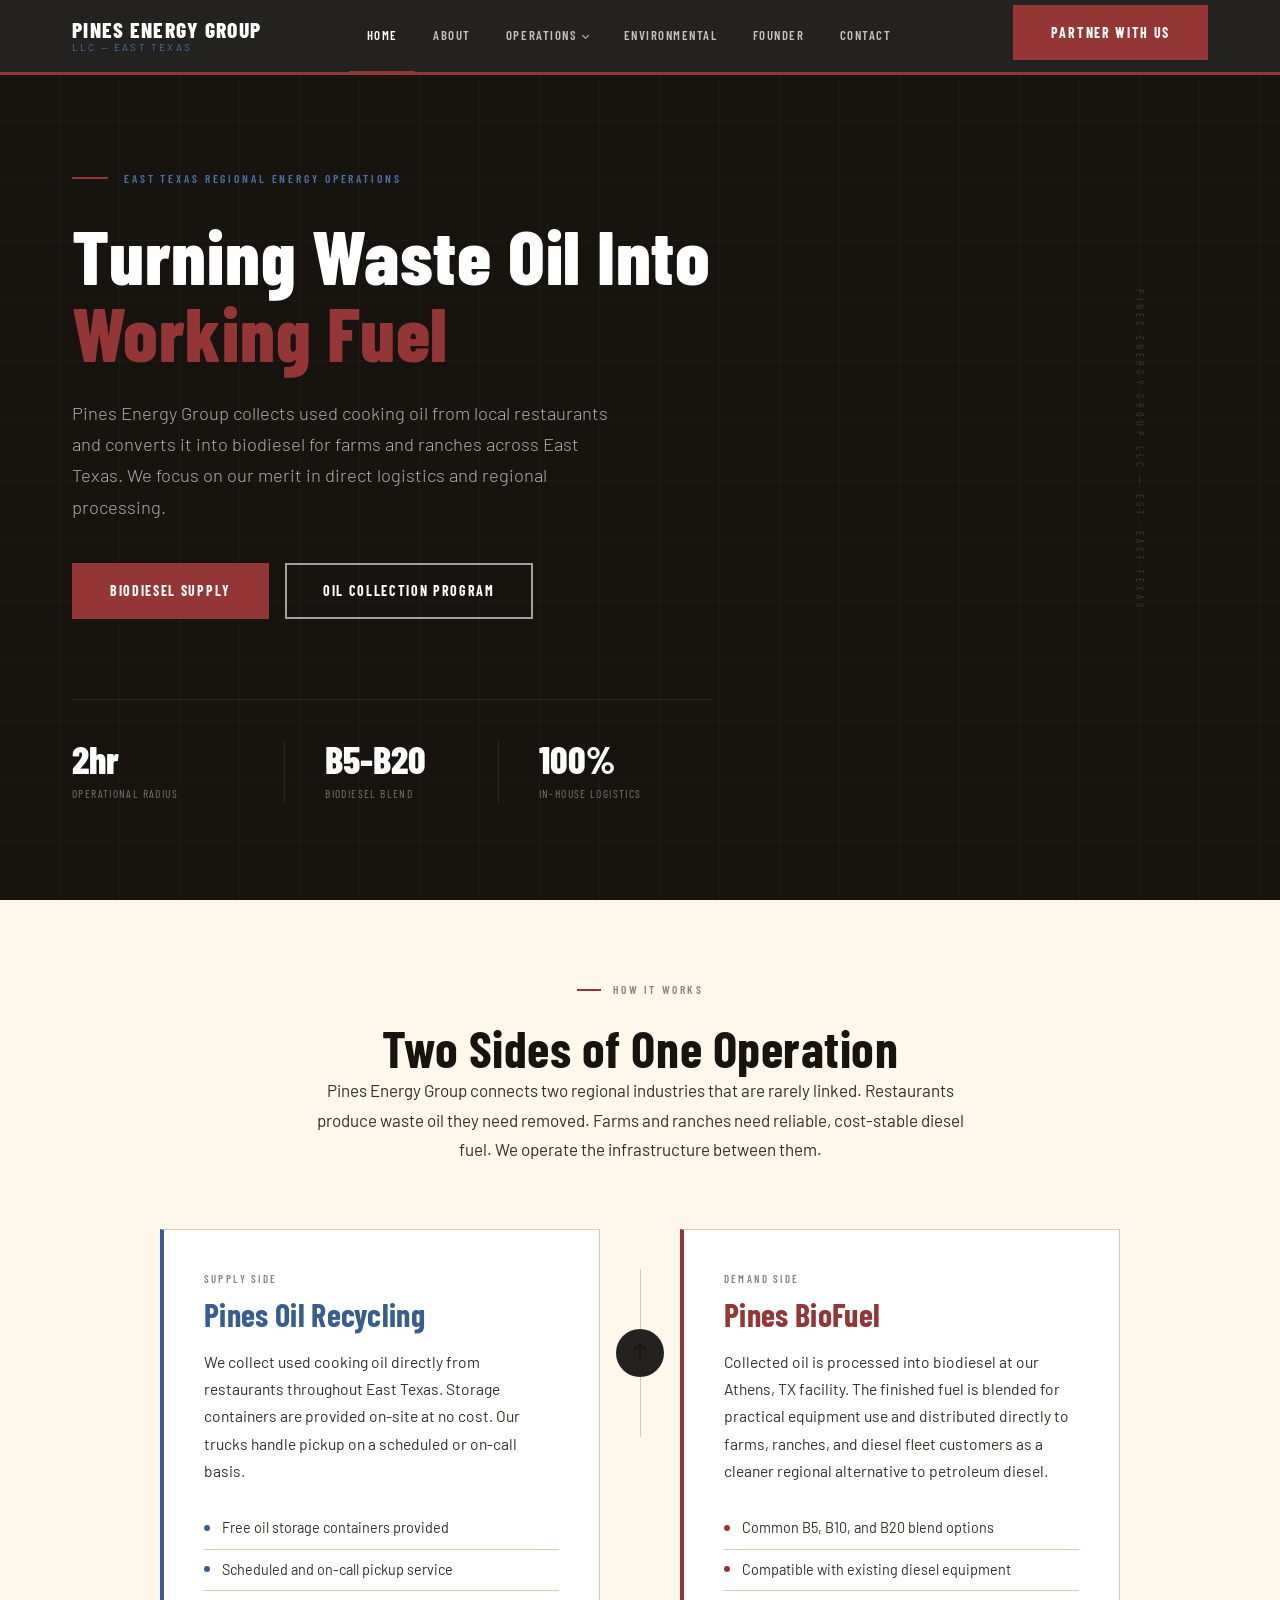
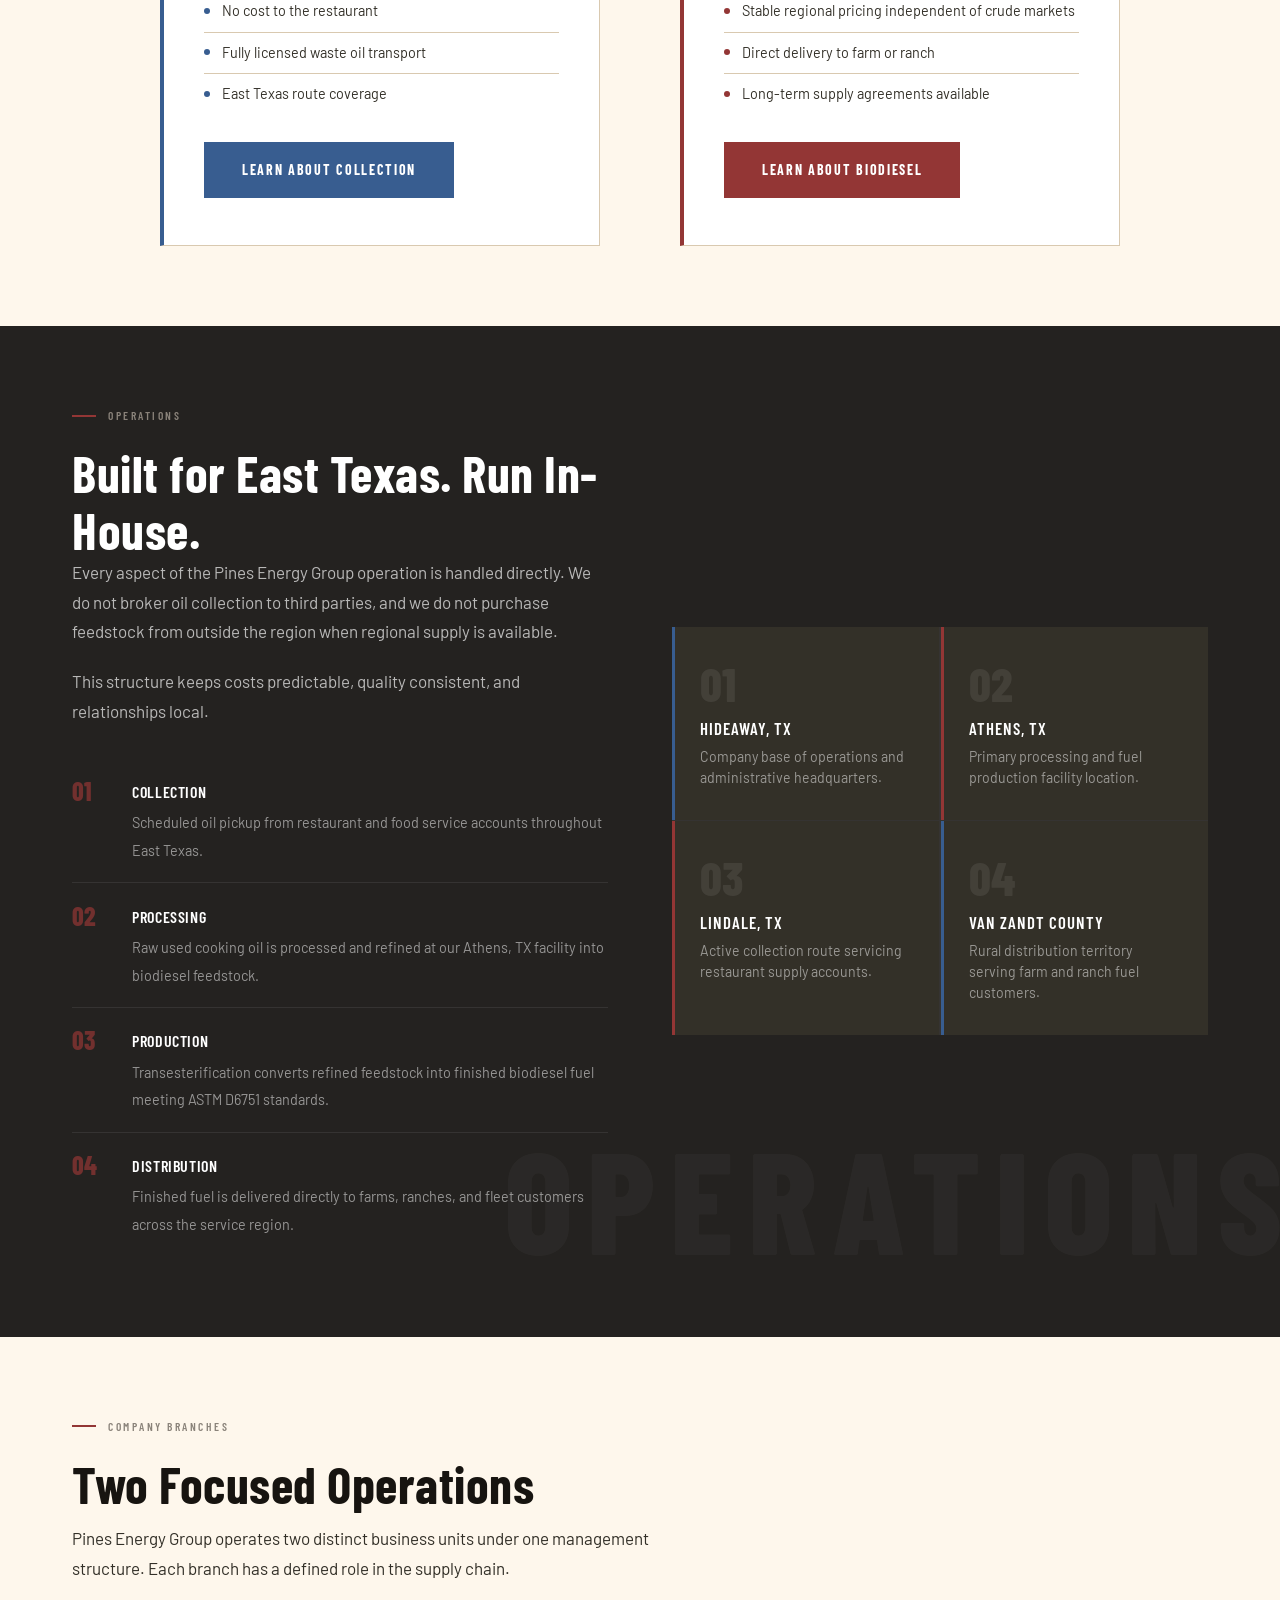
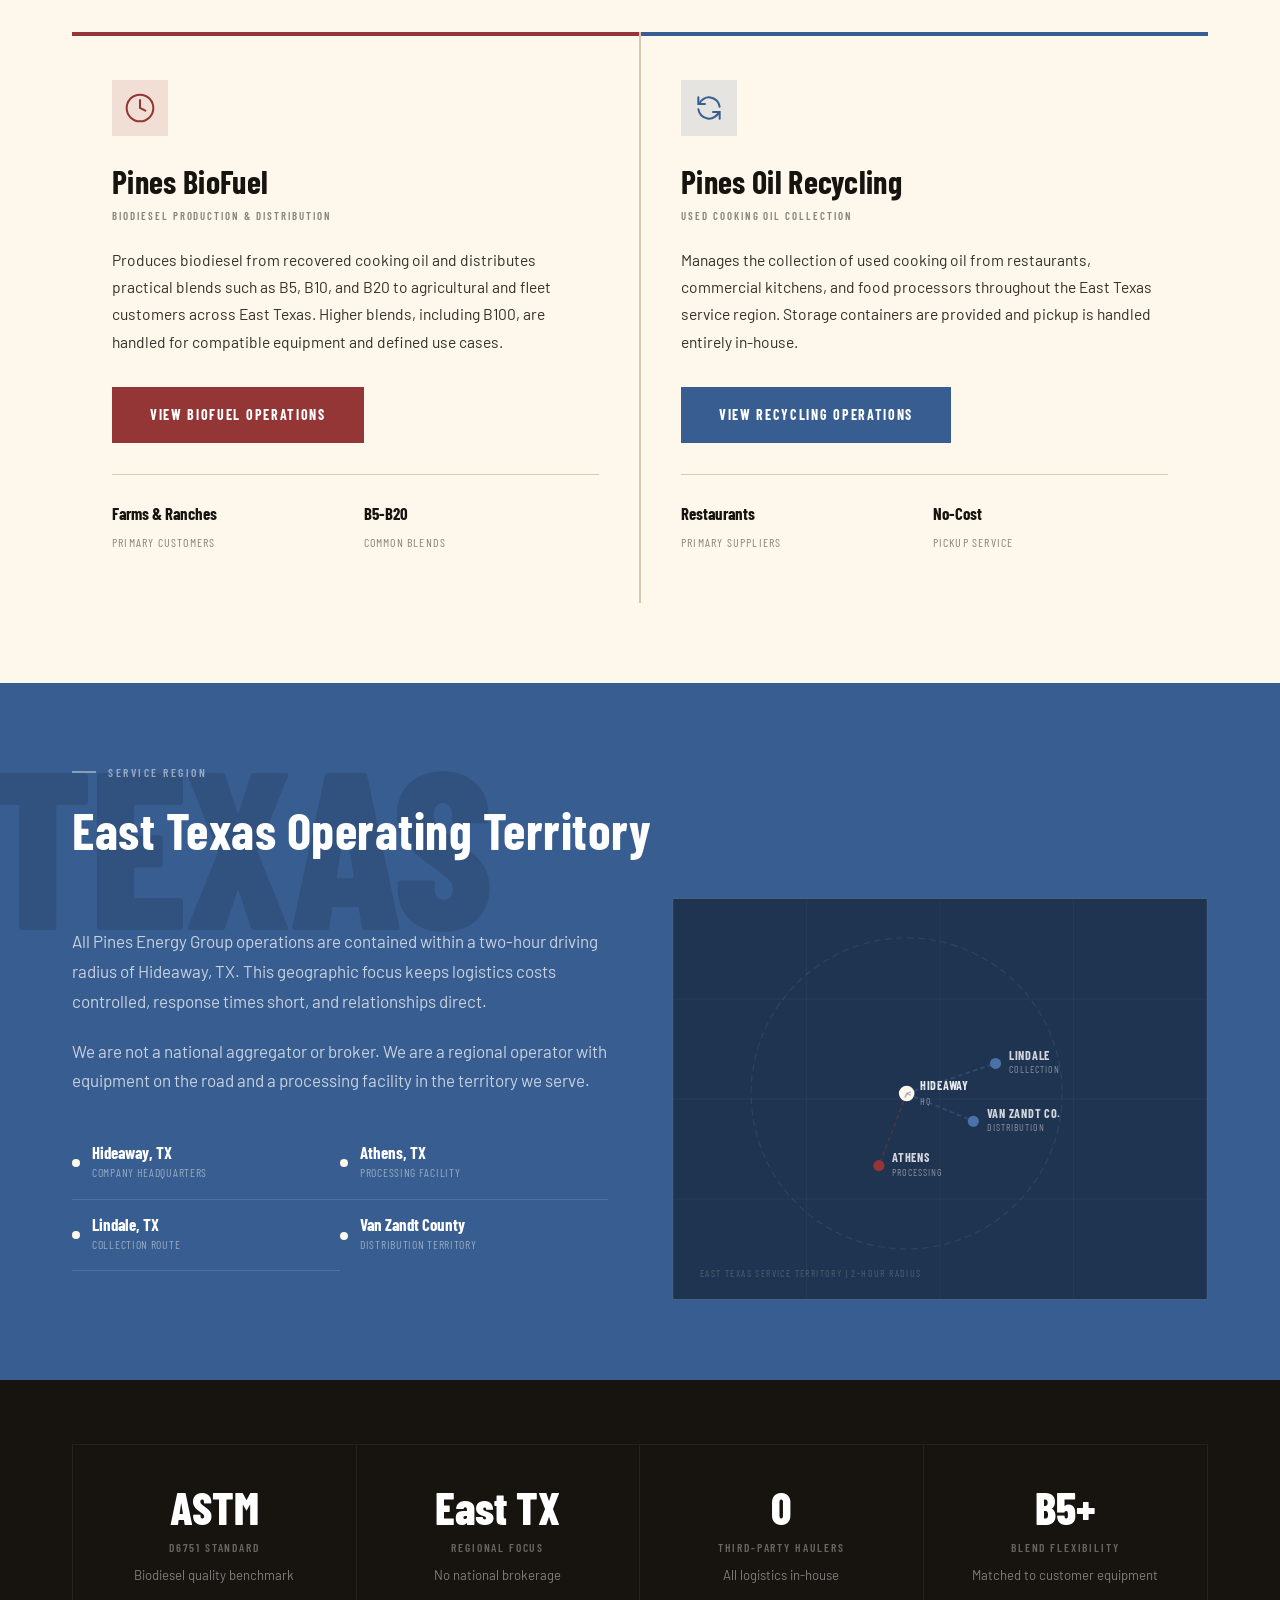
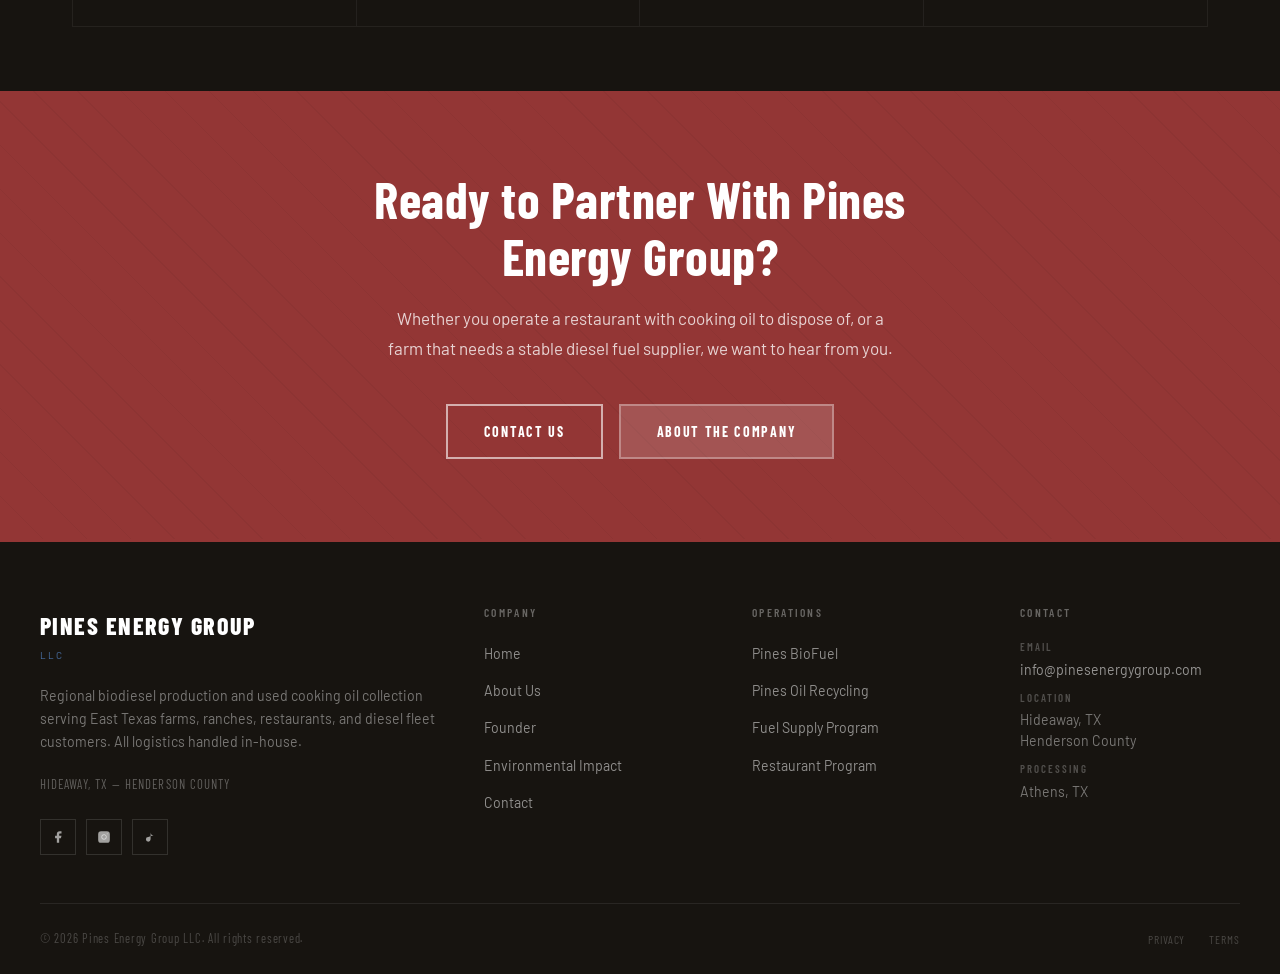
<file: index.html>
<!DOCTYPE html>
<html lang="en">
<head>
  <meta charset="UTF-8" />
  <meta name="viewport" content="width=device-width, initial-scale=1.0" />
  <title>Pines Energy Group LLC | East Texas Biodiesel &amp; Oil Recycling</title>
  <meta name="description" content="Pines Energy Group LLC operates biodiesel production and used cooking oil collection across East Texas, serving restaurants, farms, ranches, and diesel fleets." />
  <link rel="stylesheet" href="css/styles.css" />
</head>
<body>

<!-- ======================================================
     NAVIGATION
====================================================== -->
<nav id="site-nav" role="navigation" aria-label="Main navigation">
  <div class="nav-inner">
    <a href="index.html" class="nav-logo" aria-label="Pines Energy Group home">
      <span class="logo-main">Pines Energy Group</span>
      <span class="logo-sub">LLC &mdash; East Texas</span>
    </a>
    <div class="nav-links">
      <a href="index.html" class="active">Home</a>
      <a href="about.html">About</a>
      <div class="nav-dropdown">
        <a href="#">Operations</a>
        <div class="dropdown-menu">
          <a href="biofuel.html">Pines BioFuel</a>
          <a href="recycling.html">Pines Oil Recycling</a>
        </div>
      </div>
      <a href="environmental.html">Environmental</a>
      <a href="founder.html">Founder</a>
      <a href="contact.html">Contact</a>
    </div>
    <div class="nav-cta">
      <a href="contact.html" class="btn btn-primary">Partner With Us</a>
    </div>
    <button class="nav-toggle" aria-label="Toggle menu" aria-expanded="false">
      <span></span><span></span><span></span>
    </button>
  </div>
</nav>

<!-- Mobile Nav -->
<div class="mobile-nav" role="navigation" aria-label="Mobile navigation">
  <a href="index.html">Home</a>
  <a href="about.html">About</a>
  <span class="mn-section">Operations</span>
  <a href="biofuel.html">Pines BioFuel</a>
  <a href="recycling.html">Pines Oil Recycling</a>
  <a href="environmental.html">Environmental</a>
  <a href="founder.html">Founder</a>
  <a href="contact.html">Contact</a>
</div>

<!-- ======================================================
     HERO
====================================================== -->
<section class="hero" aria-label="Hero">
  <div class="hero-bg-pattern"></div>
  <div class="hero-accent-bar"></div>
  <div class="hero-side-text">Pines Energy Group LLC &mdash; Est. East Texas</div>

  <div class="hero-content">
    <div class="hero-eyebrow">
      <span>East Texas Regional Energy Operations</span>
    </div>
    <h1>Turning Waste Oil Into<br /><em>Working Fuel</em></h1>
    <p class="hero-desc">Pines Energy Group collects used cooking oil from local restaurants and converts it into biodiesel for farms and ranches across East Texas. We focus on our merit in direct logistics and regional processing.</p>
    <div class="hero-actions">
      <a href="biofuel.html" class="btn btn-primary">Biodiesel Supply</a>
      <a href="recycling.html" class="btn btn-outline">Oil Collection Program</a>
    </div>
    <div class="hero-stats">
      <div class="hero-stat">
        <div class="num">2hr</div>
        <div class="label">Operational Radius</div>
      </div>
      <div class="hero-stat">
        <div class="num">B5-B20</div>
        <div class="label">Biodiesel Blend</div>
      </div>
      <div class="hero-stat">
        <div class="num">100%</div>
        <div class="label">In-House Logistics</div>
      </div>
    </div>
  </div>
</section>

<!-- ======================================================
     PIPELINE: SUPPLY + DEMAND
====================================================== -->
<section class="pipeline-section">
  <div class="pipeline-header">
    <div class="section-label" style="justify-content:center;">
      <span>How It Works</span>
    </div>
    <h2>Two Sides of One Operation</h2>
    <p>Pines Energy Group connects two regional industries that are rarely linked. Restaurants produce waste oil they need removed. Farms and ranches need reliable, cost-stable diesel fuel. We operate the infrastructure between them.</p>
  </div>

  <div class="pipeline-grid">
    <!-- Supply Side -->
    <div class="pipeline-card supply">
      <div class="pc-label">Supply Side</div>
      <h3 class="supply-label">Pines Oil Recycling</h3>
      <p>We collect used cooking oil directly from restaurants throughout East Texas. Storage containers are provided on-site at no cost. Our trucks handle pickup on a scheduled or on-call basis.</p>
      <ul class="feature-list">
        <li>Free oil storage containers provided</li>
        <li>Scheduled and on-call pickup service</li>
        <li>No cost to the restaurant</li>
        <li>Fully licensed waste oil transport</li>
        <li>East Texas route coverage</li>
      </ul>
      <br />
      <a href="recycling.html" class="btn btn-blue">Learn About Collection</a>
    </div>

    <!-- Divider -->
    <div class="pipeline-divider">
      <div class="v-line"></div>
      <div class="icon">
        <svg viewBox="0 0 24 24" xmlns="http://www.w3.org/2000/svg">
          <path d="M12 2L12 22M5 9l7-7 7 7" stroke-width="1.5" stroke="currentColor" fill="none" stroke-linecap="round"/>
        </svg>
      </div>
      <div class="v-line"></div>
    </div>

    <!-- Demand Side -->
    <div class="pipeline-card demand">
      <div class="pc-label">Demand Side</div>
      <h3 class="demand-label">Pines BioFuel</h3>
      <p>Collected oil is processed into biodiesel at our Athens, TX facility. The finished fuel is blended for practical equipment use and distributed directly to farms, ranches, and diesel fleet customers as a cleaner regional alternative to petroleum diesel.</p>
      <ul class="feature-list">
        <li>Common B5, B10, and B20 blend options</li>
        <li>Compatible with existing diesel equipment</li>
        <li>Stable regional pricing independent of crude markets</li>
        <li>Direct delivery to farm or ranch</li>
        <li>Long-term supply agreements available</li>
      </ul>
      <br />
      <a href="biofuel.html" class="btn btn-primary">Learn About Biodiesel</a>
    </div>
  </div>
</section>

<!-- ======================================================
     OPERATIONS OVERVIEW
====================================================== -->
<section class="operations-section">
  <div class="container">
    <div class="ops-grid">
      <div class="ops-content">
        <div class="section-label">
          <span>Operations</span>
        </div>
        <h2>Built for East Texas. Run In-House.</h2>
        <p>Every aspect of the Pines Energy Group operation is handled directly. We do not broker oil collection to third parties, and we do not purchase feedstock from outside the region when regional supply is available.</p>
        <p>This structure keeps costs predictable, quality consistent, and relationships local.</p>
        <ul class="ops-list">
          <li>
            <span class="ops-num">01</span>
            <div class="ops-text">
              <strong>Collection</strong>
              <span>Scheduled oil pickup from restaurant and food service accounts throughout East Texas.</span>
            </div>
          </li>
          <li>
            <span class="ops-num">02</span>
            <div class="ops-text">
              <strong>Processing</strong>
              <span>Raw used cooking oil is processed and refined at our Athens, TX facility into biodiesel feedstock.</span>
            </div>
          </li>
          <li>
            <span class="ops-num">03</span>
            <div class="ops-text">
              <strong>Production</strong>
              <span>Transesterification converts refined feedstock into finished biodiesel fuel meeting ASTM D6751 standards.</span>
            </div>
          </li>
          <li>
            <span class="ops-num">04</span>
            <div class="ops-text">
              <strong>Distribution</strong>
              <span>Finished fuel is delivered directly to farms, ranches, and fleet customers across the service region.</span>
            </div>
          </li>
        </ul>
      </div>
      <div class="ops-panel">
        <div class="ops-tile">
          <div class="tile-num">01</div>
          <h4>Hideaway, TX</h4>
          <p>Company base of operations and administrative headquarters.</p>
        </div>
        <div class="ops-tile red">
          <div class="tile-num">02</div>
          <h4>Athens, TX</h4>
          <p>Primary processing and fuel production facility location.</p>
        </div>
        <div class="ops-tile red">
          <div class="tile-num">03</div>
          <h4>Lindale, TX</h4>
          <p>Active collection route servicing restaurant supply accounts.</p>
        </div>
        <div class="ops-tile">
          <div class="tile-num">04</div>
          <h4>Van Zandt County</h4>
          <p>Rural distribution territory serving farm and ranch fuel customers.</p>
        </div>
      </div>
    </div>
  </div>
</section>

<!-- ======================================================
     BRANCHES
====================================================== -->
<section class="branches-section">
  <div class="container">
    <div class="section-label">
      <span>Company Branches</span>
    </div>
    <h2>Two Focused Operations</h2>
    <p style="max-width:620px; margin-top:0.75rem;">Pines Energy Group operates two distinct business units under one management structure. Each branch has a defined role in the supply chain.</p>

    <div class="branches-grid">
      <!-- BioFuel -->
      <div class="branch-card biofuel">
        <div class="branch-icon">
          <div class="bi-bg"></div>
          <svg viewBox="0 0 24 24" fill="none" stroke="#933635" stroke-width="1.5" stroke-linecap="round">
            <path d="M12 2C6.48 2 2 6.48 2 12s4.48 10 10 10 10-4.48 10-10S17.52 2 12 2z"/>
            <path d="M12 6v6l4 2"/>
          </svg>
        </div>
        <h3>Pines BioFuel</h3>
        <div class="branch-tag">Biodiesel Production &amp; Distribution</div>
        <p>Produces biodiesel from recovered cooking oil and distributes practical blends such as B5, B10, and B20 to agricultural and fleet customers across East Texas. Higher blends, including B100, are handled for compatible equipment and defined use cases.</p>
        <a href="biofuel.html" class="btn btn-primary">View BioFuel Operations</a>
        <div class="branch-specs">
          <div class="branch-spec">
            <strong>Farms &amp; Ranches</strong>
            <span>Primary Customers</span>
          </div>
          <div class="branch-spec">
            <strong>B5-B20</strong>
            <span>Common Blends</span>
          </div>
        </div>
      </div>

      <!-- Oil Recycling -->
      <div class="branch-card recycling">
        <div class="branch-icon">
          <div class="bi-bg"></div>
          <svg viewBox="0 0 24 24" fill="none" stroke="#385d90" stroke-width="1.5" stroke-linecap="round">
            <path d="M4 4v5h.582m15.356 2A8.001 8.001 0 004.582 9m0 0H9m11 11v-5h-.581m0 0a8.003 8.003 0 01-15.357-2m15.357 2H15"/>
          </svg>
        </div>
        <h3>Pines Oil Recycling</h3>
        <div class="branch-tag">Used Cooking Oil Collection</div>
        <p>Manages the collection of used cooking oil from restaurants, commercial kitchens, and food processors throughout the East Texas service region. Storage containers are provided and pickup is handled entirely in-house.</p>
        <a href="recycling.html" class="btn btn-blue">View Recycling Operations</a>
        <div class="branch-specs">
          <div class="branch-spec">
            <strong>Restaurants</strong>
            <span>Primary Suppliers</span>
          </div>
          <div class="branch-spec">
            <strong>No-Cost</strong>
            <span>Pickup Service</span>
          </div>
        </div>
      </div>
    </div>
  </div>
</section>

<!-- ======================================================
     SERVICE AREA
====================================================== -->
<section class="service-area">
  <div class="container">
    <div class="section-label">
      <span>Service Region</span>
    </div>
    <h2>East Texas Operating Territory</h2>
    <div class="sa-grid">
      <div class="sa-text">
        <p>All Pines Energy Group operations are contained within a two-hour driving radius of Hideaway, TX. This geographic focus keeps logistics costs controlled, response times short, and relationships direct.</p>
        <p>We are not a national aggregator or broker. We are a regional operator with equipment on the road and a processing facility in the territory we serve.</p>
        <div class="location-list">
          <div class="location-item">
            <div class="location-dot"></div>
            <div>
              <strong>Hideaway, TX</strong>
              <small>Company Headquarters</small>
            </div>
          </div>
          <div class="location-item">
            <div class="location-dot"></div>
            <div>
              <strong>Athens, TX</strong>
              <small>Processing Facility</small>
            </div>
          </div>
          <div class="location-item">
            <div class="location-dot"></div>
            <div>
              <strong>Lindale, TX</strong>
              <small>Collection Route</small>
            </div>
          </div>
          <div class="location-item">
            <div class="location-dot"></div>
            <div>
              <strong>Van Zandt County</strong>
              <small>Distribution Territory</small>
            </div>
          </div>
        </div>
      </div>
      <div class="sa-map">
        <!-- Schematic East Texas map SVG -->
        <svg class="map-graphic" viewBox="0 0 480 360" xmlns="http://www.w3.org/2000/svg" aria-label="East Texas service area map">
          <rect width="480" height="360" fill="rgba(0,0,0,0.3)"/>
          <!-- Grid lines -->
          <line x1="0" y1="90" x2="480" y2="90" stroke="rgba(255,255,255,0.04)" stroke-width="1"/>
          <line x1="0" y1="180" x2="480" y2="180" stroke="rgba(255,255,255,0.04)" stroke-width="1"/>
          <line x1="0" y1="270" x2="480" y2="270" stroke="rgba(255,255,255,0.04)" stroke-width="1"/>
          <line x1="120" y1="0" x2="120" y2="360" stroke="rgba(255,255,255,0.04)" stroke-width="1"/>
          <line x1="240" y1="0" x2="240" y2="360" stroke="rgba(255,255,255,0.04)" stroke-width="1"/>
          <line x1="360" y1="0" x2="360" y2="360" stroke="rgba(255,255,255,0.04)" stroke-width="1"/>
          <!-- 2-hour radius circle -->
          <circle cx="210" cy="175" r="140" fill="none" stroke="rgba(255,255,255,0.08)" stroke-width="1" stroke-dasharray="6 4"/>
          <!-- Hideaway HQ -->
          <circle cx="210" cy="175" r="7" fill="#fef7ec"/>
          <text x="222" y="172" font-family="'Barlow Condensed',sans-serif" font-size="11" font-weight="700" fill="rgba(255,255,255,0.9)" letter-spacing="0.06em">HIDEAWAY</text>
          <text x="222" y="185" font-family="'Barlow Condensed',sans-serif" font-size="9" fill="rgba(255,255,255,0.45)" letter-spacing="0.1em">HQ</text>
          <!-- Athens -->
          <circle cx="185" cy="240" r="5" fill="#933635"/>
          <text x="197" y="237" font-family="'Barlow Condensed',sans-serif" font-size="11" font-weight="700" fill="rgba(255,255,255,0.8)" letter-spacing="0.06em">ATHENS</text>
          <text x="197" y="249" font-family="'Barlow Condensed',sans-serif" font-size="9" fill="rgba(255,255,255,0.45)" letter-spacing="0.1em">PROCESSING</text>
          <!-- Lindale -->
          <circle cx="290" cy="148" r="5" fill="#4a72a8"/>
          <text x="302" y="145" font-family="'Barlow Condensed',sans-serif" font-size="11" font-weight="700" fill="rgba(255,255,255,0.8)" letter-spacing="0.06em">LINDALE</text>
          <text x="302" y="157" font-family="'Barlow Condensed',sans-serif" font-size="9" fill="rgba(255,255,255,0.45)" letter-spacing="0.1em">COLLECTION</text>
          <!-- Van Zandt -->
          <circle cx="270" cy="200" r="5" fill="#4a72a8"/>
          <text x="282" y="197" font-family="'Barlow Condensed',sans-serif" font-size="11" font-weight="700" fill="rgba(255,255,255,0.8)" letter-spacing="0.06em">VAN ZANDT CO.</text>
          <text x="282" y="209" font-family="'Barlow Condensed',sans-serif" font-size="9" fill="rgba(255,255,255,0.45)" letter-spacing="0.1em">DISTRIBUTION</text>
          <!-- Route lines -->
          <line x1="210" y1="175" x2="185" y2="240" stroke="rgba(147,54,53,0.4)" stroke-width="1.5" stroke-dasharray="4 3"/>
          <line x1="210" y1="175" x2="290" y2="148" stroke="rgba(74,114,168,0.4)" stroke-width="1.5" stroke-dasharray="4 3"/>
          <line x1="210" y1="175" x2="270" y2="200" stroke="rgba(74,114,168,0.4)" stroke-width="1.5" stroke-dasharray="4 3"/>
          <!-- Label -->
          <text x="24" y="340" font-family="'Barlow Condensed',sans-serif" font-size="9" fill="rgba(255,255,255,0.2)" letter-spacing="0.14em">EAST TEXAS SERVICE TERRITORY  |  2-HOUR RADIUS</text>
        </svg>
      </div>
    </div>
  </div>
</section>

<!-- ======================================================
     CREDIBILITY STRIP
====================================================== -->
<section class="credibility-strip">
  <div class="container">
    <div class="cred-grid">
      <div class="cred-item">
        <div class="cred-num">ASTM</div>
        <div class="cred-label">D6751 Standard</div>
        <div class="cred-sub">Biodiesel quality benchmark</div>
      </div>
      <div class="cred-item">
        <div class="cred-num">East TX</div>
        <div class="cred-label">Regional Focus</div>
        <div class="cred-sub">No national brokerage</div>
      </div>
      <div class="cred-item">
        <div class="cred-num">0</div>
        <div class="cred-label">Third-Party Haulers</div>
        <div class="cred-sub">All logistics in-house</div>
      </div>
      <div class="cred-item">
        <div class="cred-num">B5+</div>
        <div class="cred-label">Blend Flexibility</div>
        <div class="cred-sub">Matched to customer equipment</div>
      </div>
    </div>
  </div>
</section>

<!-- ======================================================
     CTA
====================================================== -->
<section class="cta-section">
  <div class="container">
    <h2>Ready to Partner With Pines Energy Group?</h2>
    <p>Whether you operate a restaurant with cooking oil to dispose of, or a farm that needs a stable diesel fuel supplier, we want to hear from you.</p>
    <div style="display:flex; gap:1rem; justify-content:center; flex-wrap:wrap;">
      <a href="contact.html" class="btn btn-outline">Contact Us</a>
      <a href="about.html" class="btn" style="background:rgba(255,255,255,0.15);color:#fff;border:2px solid rgba(255,255,255,0.3);">About the Company</a>
    </div>
  </div>
</section>

<!-- ======================================================
     FOOTER
====================================================== -->
<footer id="site-footer">
  <div class="footer-grid">
    <div class="footer-brand">
      <div class="logo-main">Pines Energy Group</div>
      <div class="logo-sub">LLC</div>
      <p>Regional biodiesel production and used cooking oil collection serving East Texas farms, ranches, restaurants, and diesel fleet customers. All logistics handled in-house.</p>
      <div class="f-location">Hideaway, TX &mdash; Henderson County</div>
      <div class="footer-social">
        <a href="#" aria-label="Facebook">
          <svg viewBox="0 0 24 24" xmlns="http://www.w3.org/2000/svg"><path d="M18 2h-3a5 5 0 00-5 5v3H7v4h3v8h4v-8h3l1-4h-4V7a1 1 0 011-1h3z"/></svg>
        </a>
        <a href="#" aria-label="Instagram">
          <svg viewBox="0 0 24 24" xmlns="http://www.w3.org/2000/svg"><rect x="2" y="2" width="20" height="20" rx="5" ry="5"/><path d="M16 11.37A4 4 0 1112.63 8 4 4 0 0116 11.37z" fill="none" stroke="rgba(255,255,255,0.6)" stroke-width="1.5"/><line x1="17.5" y1="6.5" x2="17.51" y2="6.5" stroke="rgba(255,255,255,0.6)" stroke-width="1.5" stroke-linecap="round"/></svg>
        </a>
        <a href="#" aria-label="TikTok">
          <svg viewBox="0 0 24 24" xmlns="http://www.w3.org/2000/svg"><path d="M9 12a4 4 0 104 4V4a5 5 0 005 5"/></svg>
        </a>
      </div>
    </div>
    <div class="footer-col">
      <h5>Company</h5>
      <ul>
        <li><a href="index.html">Home</a></li>
        <li><a href="about.html">About Us</a></li>
        <li><a href="founder.html">Founder</a></li>
        <li><a href="environmental.html">Environmental Impact</a></li>
        <li><a href="contact.html">Contact</a></li>
      </ul>
    </div>
    <div class="footer-col">
      <h5>Operations</h5>
      <ul>
        <li><a href="biofuel.html">Pines BioFuel</a></li>
        <li><a href="recycling.html">Pines Oil Recycling</a></li>
        <li><a href="biofuel.html#supply">Fuel Supply Program</a></li>
        <li><a href="recycling.html#restaurant">Restaurant Program</a></li>
      </ul>
    </div>
    <div class="footer-col">
      <h5>Contact</h5>
      <div class="fc-contact">
        <strong>Email</strong>
        <a href="mailto:info@pinesenergygroup.com">info@pinesenergygroup.com</a>
      </div>
      <div class="fc-contact">
        <strong>Location</strong>
        Hideaway, TX<br/>Henderson County
      </div>
      <div class="fc-contact">
        <strong>Processing</strong>
        Athens, TX
      </div>
    </div>
  </div>
  <div class="footer-bottom">
    <p>&copy; 2026 Pines Energy Group LLC. All rights reserved.</p>
    <div class="fb-right">
      <a href="#">Privacy</a>
      <a href="#">Terms</a>
    </div>
  </div>
</footer>

<script src="js/main.js"></script>
</body>
</html>
</file>
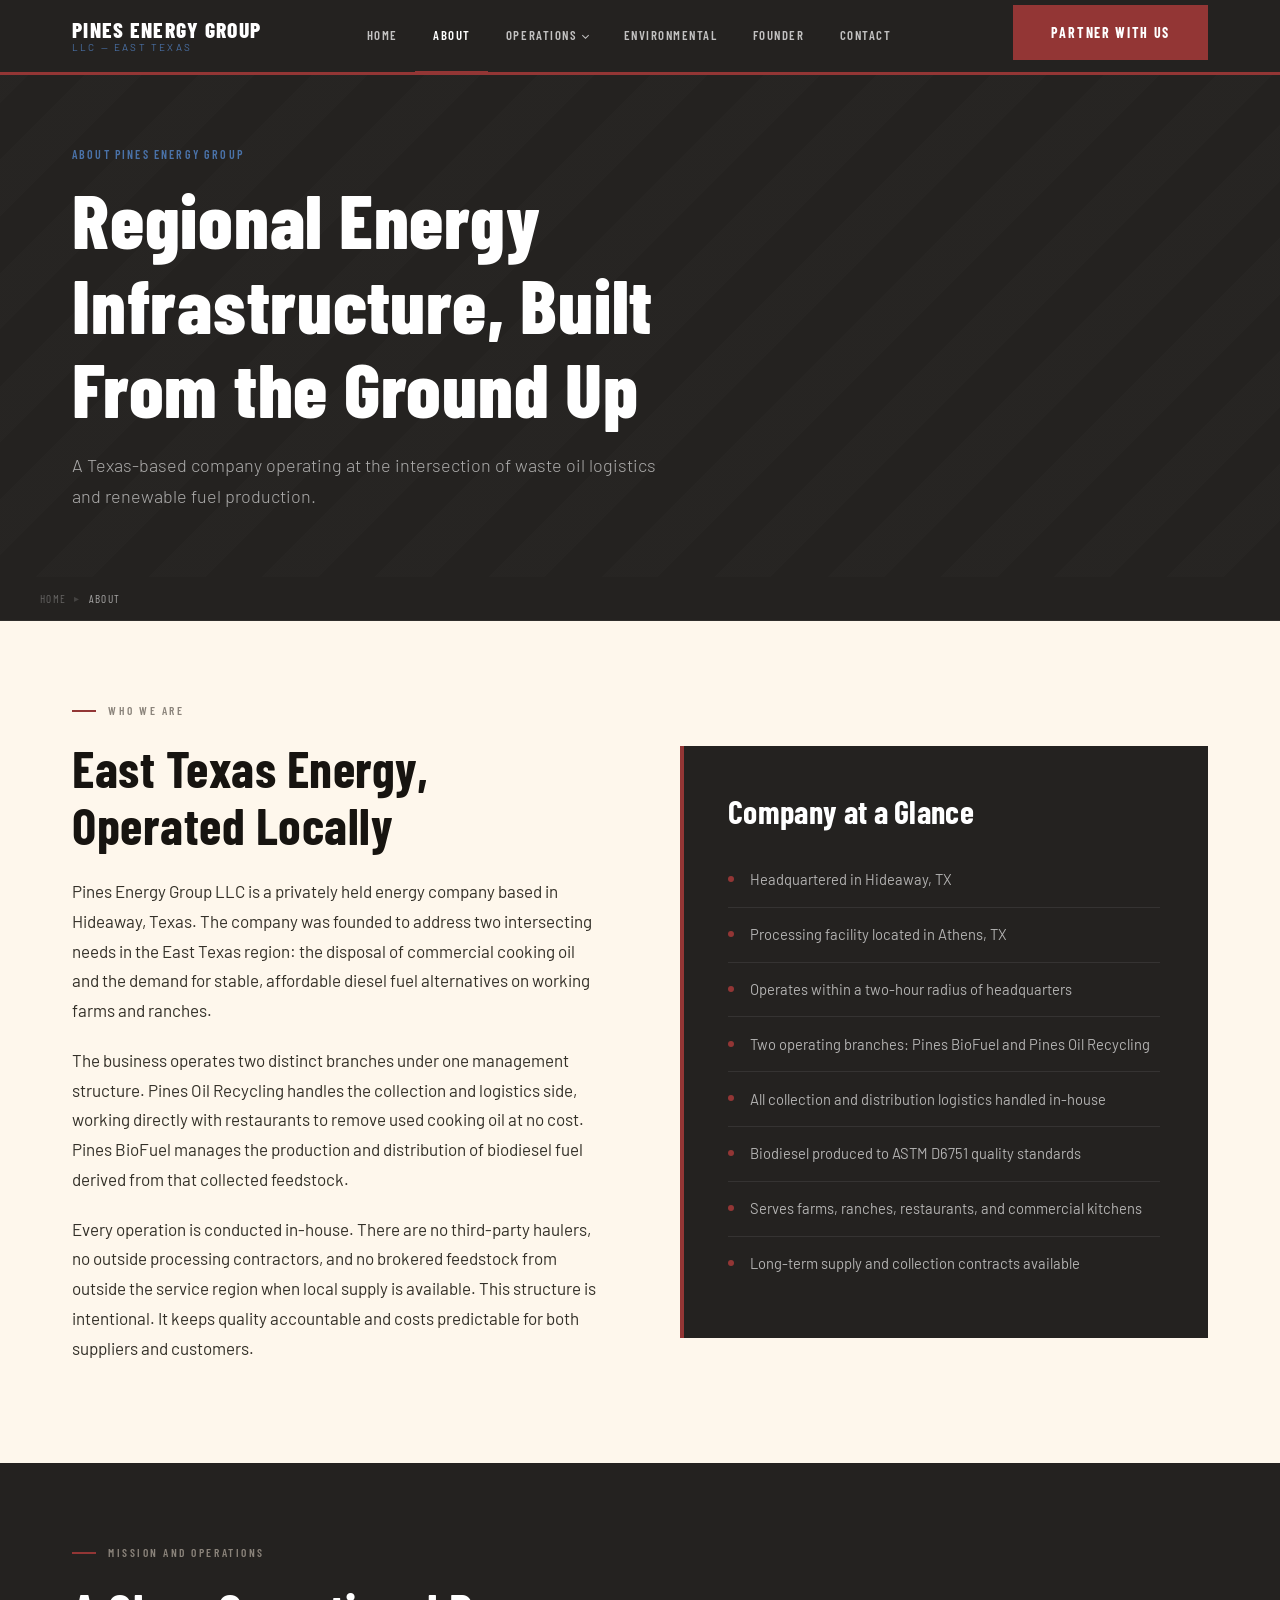
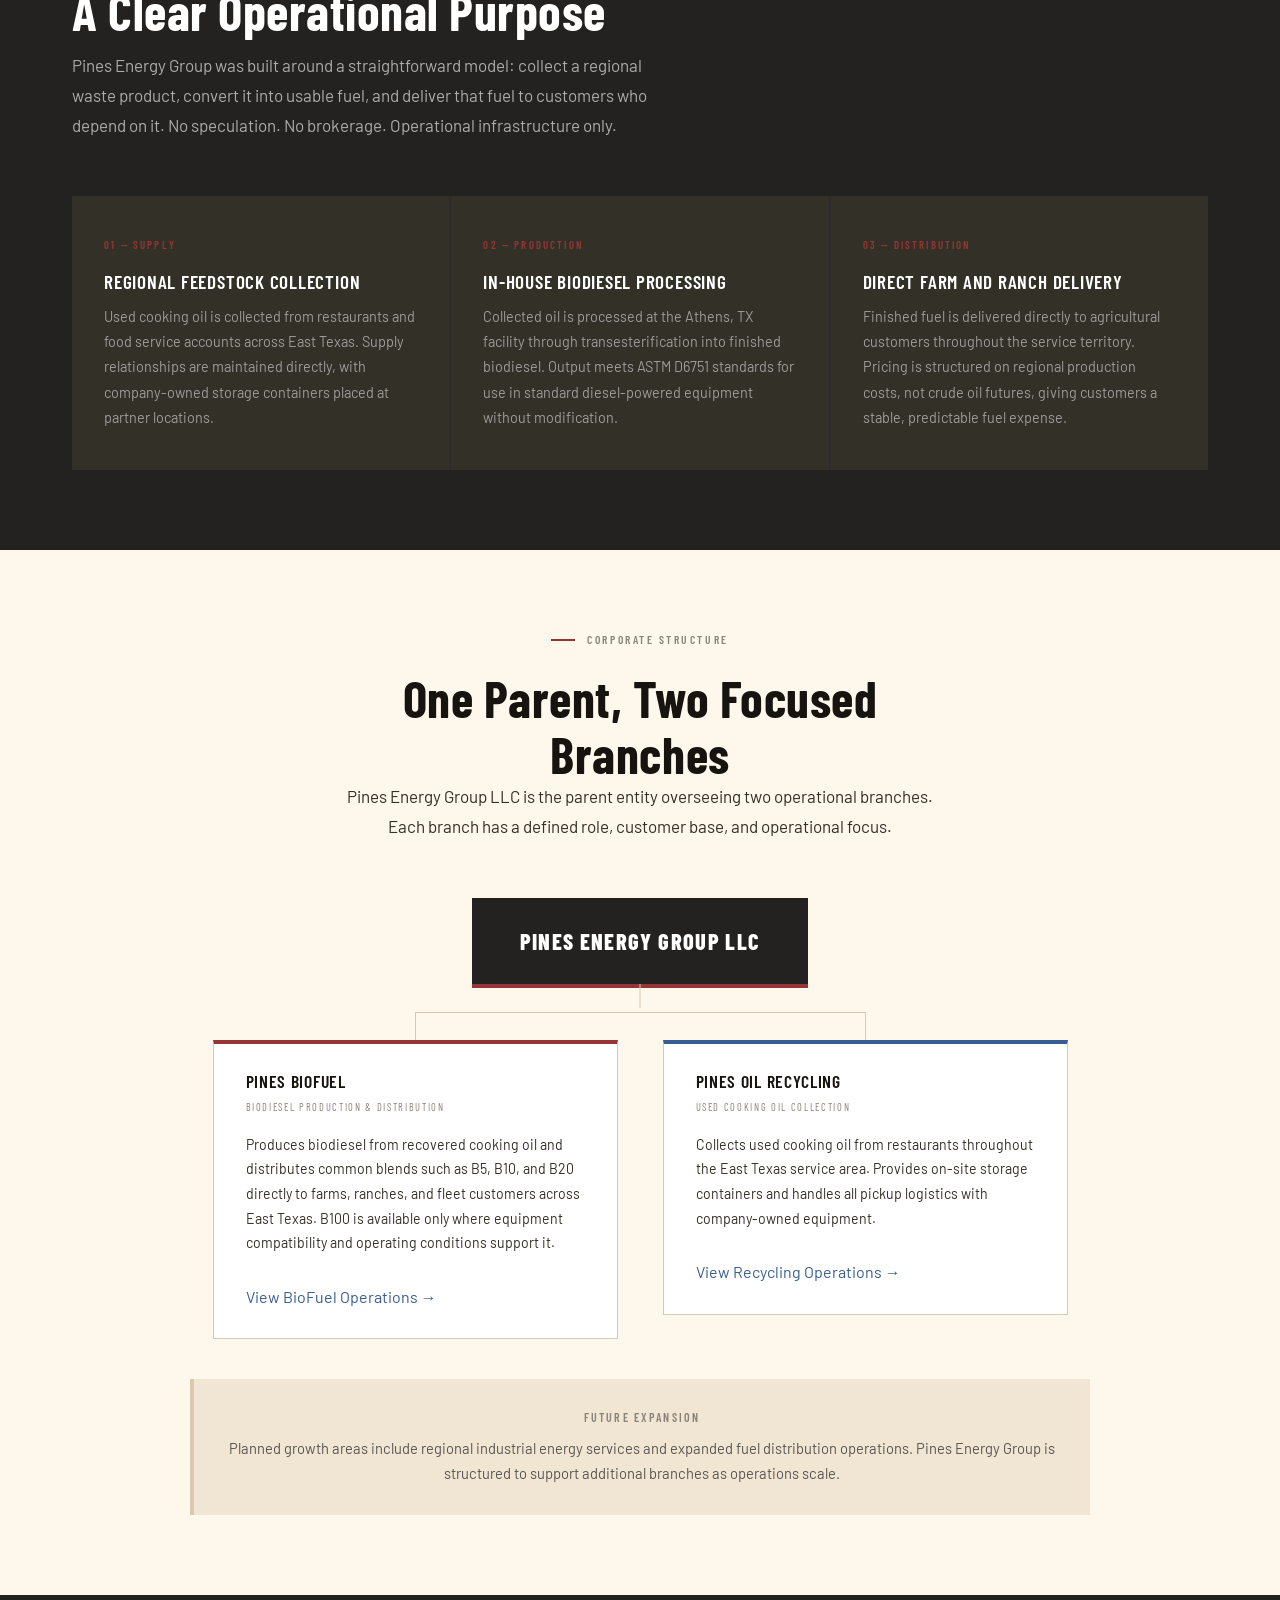
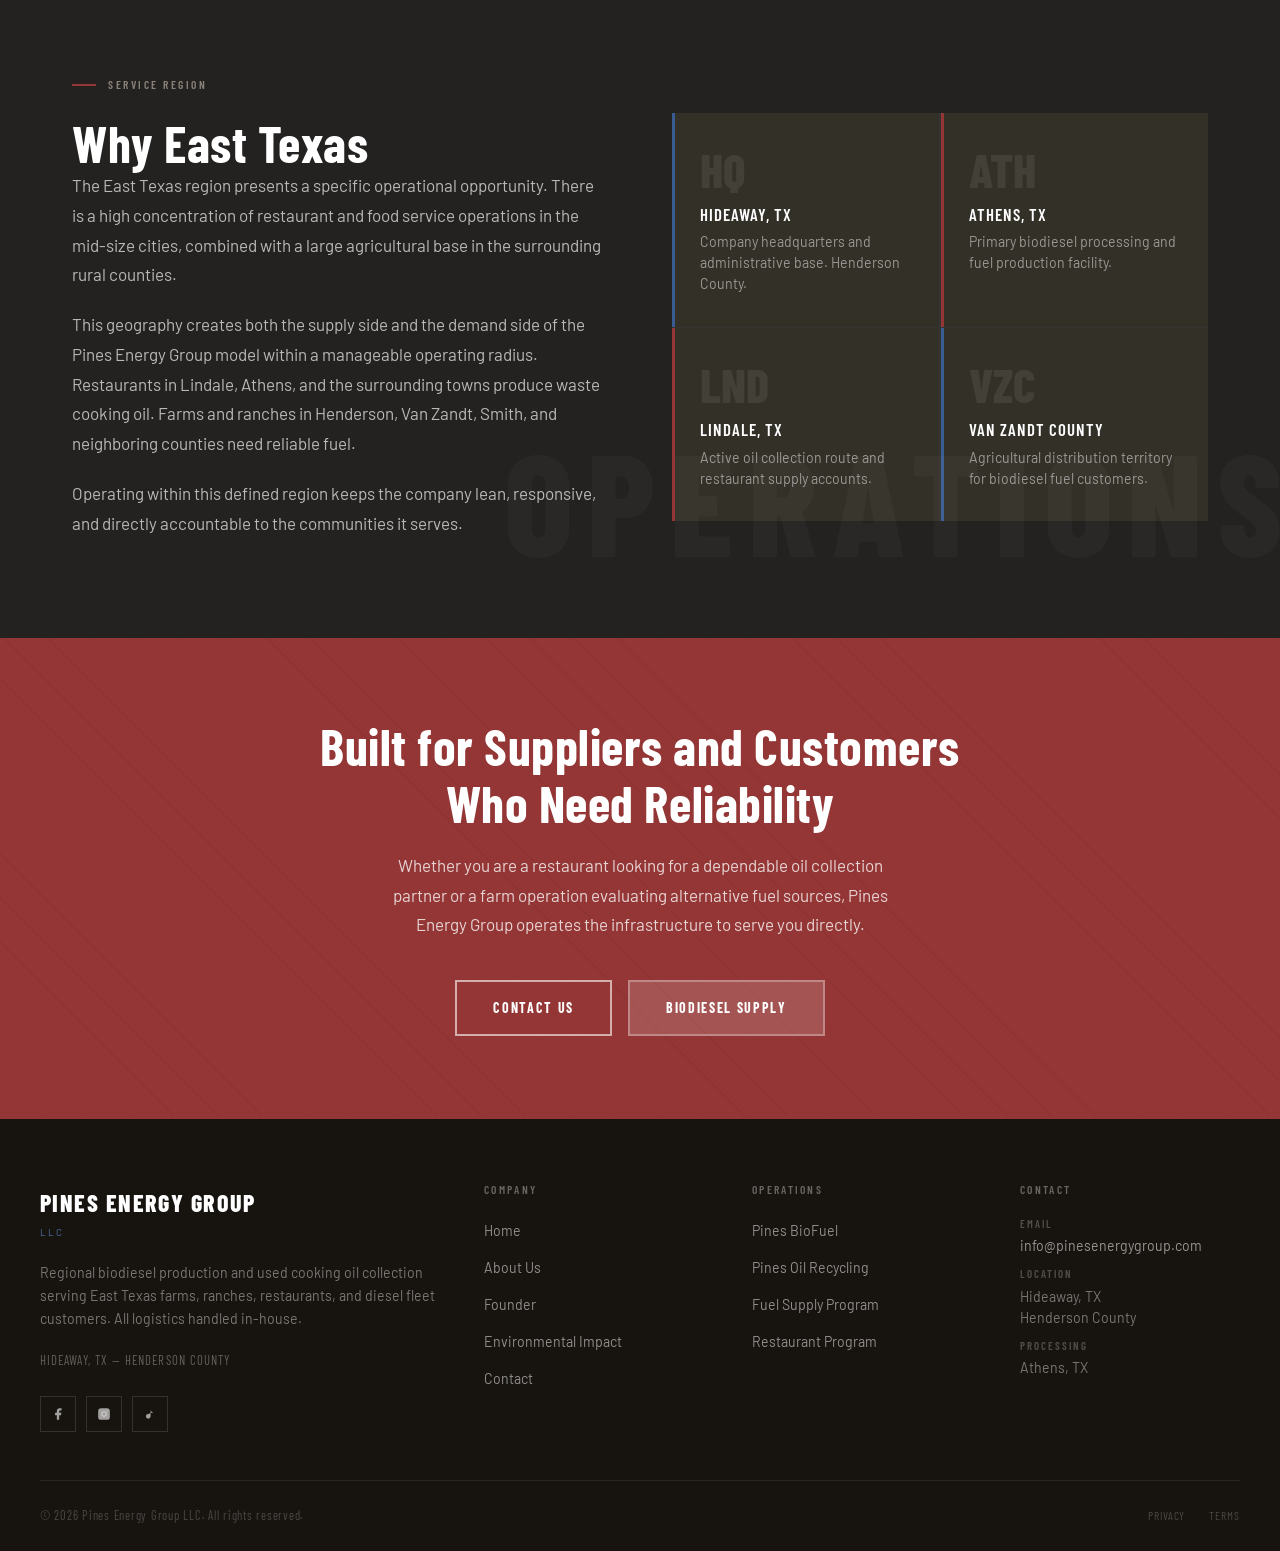
<file: about.html>
<!DOCTYPE html>
<html lang="en">
<head>
  <meta charset="UTF-8" />
  <meta name="viewport" content="width=device-width, initial-scale=1.0" />
  <title>About | Pines Energy Group LLC</title>
  <meta name="description" content="Pines Energy Group LLC is an East Texas energy company operating biodiesel production and used cooking oil collection through two focused business branches." />
  <link rel="stylesheet" href="css/styles.css" />
</head>
<body>

<nav id="site-nav" role="navigation" aria-label="Main navigation">
  <div class="nav-inner">
    <a href="index.html" class="nav-logo" aria-label="Pines Energy Group home">
      <span class="logo-main">Pines Energy Group</span>
      <span class="logo-sub">LLC &mdash; East Texas</span>
    </a>
    <div class="nav-links">
      <a href="index.html">Home</a>
      <a href="about.html" class="active">About</a>
      <div class="nav-dropdown">
        <a href="#">Operations</a>
        <div class="dropdown-menu">
          <a href="biofuel.html">Pines BioFuel</a>
          <a href="recycling.html">Pines Oil Recycling</a>
        </div>
      </div>
      <a href="environmental.html">Environmental</a>
      <a href="founder.html">Founder</a>
      <a href="contact.html">Contact</a>
    </div>
    <div class="nav-cta">
      <a href="contact.html" class="btn btn-primary">Partner With Us</a>
    </div>
    <button class="nav-toggle" aria-label="Toggle menu" aria-expanded="false">
      <span></span><span></span><span></span>
    </button>
  </div>
</nav>

<div class="mobile-nav" role="navigation" aria-label="Mobile navigation">
  <a href="index.html">Home</a>
  <a href="about.html">About</a>
  <span class="mn-section">Operations</span>
  <a href="biofuel.html">Pines BioFuel</a>
  <a href="recycling.html">Pines Oil Recycling</a>
  <a href="environmental.html">Environmental</a>
  <a href="founder.html">Founder</a>
  <a href="contact.html">Contact</a>
</div>

<!-- PAGE HEADER -->
<div class="page-header">
  <div class="container">
    <div class="eyebrow text-upper">About Pines Energy Group</div>
    <h1>Regional Energy Infrastructure, Built From the Ground Up</h1>
    <p class="subtitle">A Texas-based company operating at the intersection of waste oil logistics and renewable fuel production.</p>
  </div>
</div>

<div class="breadcrumb">
  <div class="breadcrumb-inner">
    <a href="index.html">Home</a>
    <span class="bc-sep">&#9656;</span>
    <span class="bc-current">About</span>
  </div>
</div>

<!-- ABOUT INTRO -->
<section class="about-intro">
  <div class="container">
    <div class="about-intro-grid">
      <div>
        <div class="section-label"><span>Who We Are</span></div>
        <h2>East Texas Energy, Operated Locally</h2>
        <p>Pines Energy Group LLC is a privately held energy company based in Hideaway, Texas. The company was founded to address two intersecting needs in the East Texas region: the disposal of commercial cooking oil and the demand for stable, affordable diesel fuel alternatives on working farms and ranches.</p>
        <p>The business operates two distinct branches under one management structure. Pines Oil Recycling handles the collection and logistics side, working directly with restaurants to remove used cooking oil at no cost. Pines BioFuel manages the production and distribution of biodiesel fuel derived from that collected feedstock.</p>
        <p>Every operation is conducted in-house. There are no third-party haulers, no outside processing contractors, and no brokered feedstock from outside the service region when local supply is available. This structure is intentional. It keeps quality accountable and costs predictable for both suppliers and customers.</p>
      </div>
      <div class="about-panel">
        <h3>Company at a Glance</h3>
        <ul class="about-panel-list">
          <li><div class="apl-dot"></div><span>Headquartered in Hideaway, TX</span></li>
          <li><div class="apl-dot"></div><span>Processing facility located in Athens, TX</span></li>
          <li><div class="apl-dot"></div><span>Operates within a two-hour radius of headquarters</span></li>
          <li><div class="apl-dot"></div><span>Two operating branches: Pines BioFuel and Pines Oil Recycling</span></li>
          <li><div class="apl-dot"></div><span>All collection and distribution logistics handled in-house</span></li>
          <li><div class="apl-dot"></div><span>Biodiesel produced to ASTM D6751 quality standards</span></li>
          <li><div class="apl-dot"></div><span>Serves farms, ranches, restaurants, and commercial kitchens</span></li>
          <li><div class="apl-dot"></div><span>Long-term supply and collection contracts available</span></li>
        </ul>
      </div>
    </div>
  </div>
</section>

<!-- MISSION -->
<section class="mission-section">
  <div class="container">
    <div class="section-label"><span>Mission and Operations</span></div>
    <h2 style="color:#fff; max-width:640px;">A Clear Operational Purpose</h2>
    <p style="color:rgba(255,255,255,0.62); max-width:600px; margin-top:0.75rem;">Pines Energy Group was built around a straightforward model: collect a regional waste product, convert it into usable fuel, and deliver that fuel to customers who depend on it. No speculation. No brokerage. Operational infrastructure only.</p>
    <div class="mission-grid">
      <div class="mission-tile">
        <div class="mt-num">01 &mdash; Supply</div>
        <h4>Regional Feedstock Collection</h4>
        <p>Used cooking oil is collected from restaurants and food service accounts across East Texas. Supply relationships are maintained directly, with company-owned storage containers placed at partner locations.</p>
      </div>
      <div class="mission-tile">
        <div class="mt-num">02 &mdash; Production</div>
        <h4>In-House Biodiesel Processing</h4>
        <p>Collected oil is processed at the Athens, TX facility through transesterification into finished biodiesel. Output meets ASTM D6751 standards for use in standard diesel-powered equipment without modification.</p>
      </div>
      <div class="mission-tile">
        <div class="mt-num">03 &mdash; Distribution</div>
        <h4>Direct Farm and Ranch Delivery</h4>
        <p>Finished fuel is delivered directly to agricultural customers throughout the service territory. Pricing is structured on regional production costs, not crude oil futures, giving customers a stable, predictable fuel expense.</p>
      </div>
    </div>
  </div>
</section>

<!-- COMPANY STRUCTURE -->
<section class="structure-section">
  <div class="container">
    <div class="structure-header">
      <div class="section-label" style="justify-content:center;"><span>Corporate Structure</span></div>
      <h2>One Parent, Two Focused Branches</h2>
      <p>Pines Energy Group LLC is the parent entity overseeing two operational branches. Each branch has a defined role, customer base, and operational focus.</p>
    </div>
    <div class="structure-diagram">
      <div class="sd-parent">
        <div class="sd-parent-box">Pines Energy Group LLC</div>
      </div>
      <div class="sd-connector">
        <div class="sd-branch">
          <div class="sd-branch-line"></div>
          <div class="sd-branch-box bf">
            <h4>Pines BioFuel</h4>
            <div class="sdb-tag">Biodiesel Production &amp; Distribution</div>
            <p>Produces biodiesel from recovered cooking oil and distributes common blends such as B5, B10, and B20 directly to farms, ranches, and fleet customers across East Texas. B100 is available only where equipment compatibility and operating conditions support it.</p>
            <br/>
            <a href="biofuel.html">View BioFuel Operations &rarr;</a>
          </div>
        </div>
        <div class="sd-branch">
          <div class="sd-branch-line"></div>
          <div class="sd-branch-box or">
            <h4>Pines Oil Recycling</h4>
            <div class="sdb-tag">Used Cooking Oil Collection</div>
            <p>Collects used cooking oil from restaurants throughout the East Texas service area. Provides on-site storage containers and handles all pickup logistics with company-owned equipment.</p>
            <br/>
            <a href="recycling.html">View Recycling Operations &rarr;</a>
          </div>
        </div>
      </div>
      <div style="margin-top:2.5rem; padding:1.75rem 2rem; background:var(--warm-mid); border-left:4px solid var(--warm-dark); text-align:center;">
        <div class="text-upper" style="color:var(--muted); margin-bottom:0.5rem;">Future Expansion</div>
        <p style="margin:0; font-size:0.92rem; color:var(--mid);">Planned growth areas include regional industrial energy services and expanded fuel distribution operations. Pines Energy Group is structured to support additional branches as operations scale.</p>
      </div>
    </div>
  </div>
</section>

<!-- WHY EAST TEXAS -->
<section class="operations-section">
  <div class="container">
    <div class="ops-grid">
      <div class="ops-content">
        <div class="section-label"><span>Service Region</span></div>
        <h2>Why East Texas</h2>
        <p>The East Texas region presents a specific operational opportunity. There is a high concentration of restaurant and food service operations in the mid-size cities, combined with a large agricultural base in the surrounding rural counties.</p>
        <p>This geography creates both the supply side and the demand side of the Pines Energy Group model within a manageable operating radius. Restaurants in Lindale, Athens, and the surrounding towns produce waste cooking oil. Farms and ranches in Henderson, Van Zandt, Smith, and neighboring counties need reliable fuel.</p>
        <p>Operating within this defined region keeps the company lean, responsive, and directly accountable to the communities it serves.</p>
      </div>
      <div class="ops-panel">
        <div class="ops-tile">
          <div class="tile-num">HQ</div>
          <h4>Hideaway, TX</h4>
          <p>Company headquarters and administrative base. Henderson County.</p>
        </div>
        <div class="ops-tile red">
          <div class="tile-num">ATH</div>
          <h4>Athens, TX</h4>
          <p>Primary biodiesel processing and fuel production facility.</p>
        </div>
        <div class="ops-tile red">
          <div class="tile-num">LND</div>
          <h4>Lindale, TX</h4>
          <p>Active oil collection route and restaurant supply accounts.</p>
        </div>
        <div class="ops-tile">
          <div class="tile-num">VZC</div>
          <h4>Van Zandt County</h4>
          <p>Agricultural distribution territory for biodiesel fuel customers.</p>
        </div>
      </div>
    </div>
  </div>
</section>

<!-- CTA -->
<section class="cta-section">
  <div class="container">
    <h2>Built for Suppliers and Customers Who Need Reliability</h2>
    <p>Whether you are a restaurant looking for a dependable oil collection partner or a farm operation evaluating alternative fuel sources, Pines Energy Group operates the infrastructure to serve you directly.</p>
    <div style="display:flex; gap:1rem; justify-content:center; flex-wrap:wrap;">
      <a href="contact.html" class="btn btn-outline">Contact Us</a>
      <a href="biofuel.html" class="btn" style="background:rgba(255,255,255,0.15);color:#fff;border:2px solid rgba(255,255,255,0.3);">Biodiesel Supply</a>
    </div>
  </div>
</section>

<!-- FOOTER -->
<footer id="site-footer">
  <div class="footer-grid">
    <div class="footer-brand">
      <div class="logo-main">Pines Energy Group</div>
      <div class="logo-sub">LLC</div>
      <p>Regional biodiesel production and used cooking oil collection serving East Texas farms, ranches, restaurants, and diesel fleet customers. All logistics handled in-house.</p>
      <div class="f-location">Hideaway, TX &mdash; Henderson County</div>
      <div class="footer-social">
        <a href="#" aria-label="Facebook"><svg viewBox="0 0 24 24" xmlns="http://www.w3.org/2000/svg"><path d="M18 2h-3a5 5 0 00-5 5v3H7v4h3v8h4v-8h3l1-4h-4V7a1 1 0 011-1h3z"/></svg></a>
        <a href="#" aria-label="Instagram"><svg viewBox="0 0 24 24" xmlns="http://www.w3.org/2000/svg"><rect x="2" y="2" width="20" height="20" rx="5" ry="5"/><path d="M16 11.37A4 4 0 1112.63 8 4 4 0 0116 11.37z" fill="none" stroke="rgba(255,255,255,0.6)" stroke-width="1.5"/><line x1="17.5" y1="6.5" x2="17.51" y2="6.5" stroke="rgba(255,255,255,0.6)" stroke-width="1.5" stroke-linecap="round"/></svg></a>
        <a href="#" aria-label="TikTok"><svg viewBox="0 0 24 24" xmlns="http://www.w3.org/2000/svg"><path d="M9 12a4 4 0 104 4V4a5 5 0 005 5"/></svg></a>
      </div>
    </div>
    <div class="footer-col">
      <h5>Company</h5>
      <ul>
        <li><a href="index.html">Home</a></li>
        <li><a href="about.html">About Us</a></li>
        <li><a href="founder.html">Founder</a></li>
        <li><a href="environmental.html">Environmental Impact</a></li>
        <li><a href="contact.html">Contact</a></li>
      </ul>
    </div>
    <div class="footer-col">
      <h5>Operations</h5>
      <ul>
        <li><a href="biofuel.html">Pines BioFuel</a></li>
        <li><a href="recycling.html">Pines Oil Recycling</a></li>
        <li><a href="biofuel.html#supply">Fuel Supply Program</a></li>
        <li><a href="recycling.html#restaurant">Restaurant Program</a></li>
      </ul>
    </div>
    <div class="footer-col">
      <h5>Contact</h5>
      <div class="fc-contact"><strong>Email</strong><a href="mailto:info@pinesenergygroup.com">info@pinesenergygroup.com</a></div>
      <div class="fc-contact"><strong>Location</strong>Hideaway, TX<br/>Henderson County</div>
      <div class="fc-contact"><strong>Processing</strong>Athens, TX</div>
    </div>
  </div>
  <div class="footer-bottom">
    <p>&copy; 2026 Pines Energy Group LLC. All rights reserved.</p>
    <div class="fb-right"><a href="#">Privacy</a><a href="#">Terms</a></div>
  </div>
</footer>

<script src="js/main.js"></script>
</body>
</html>
</file>
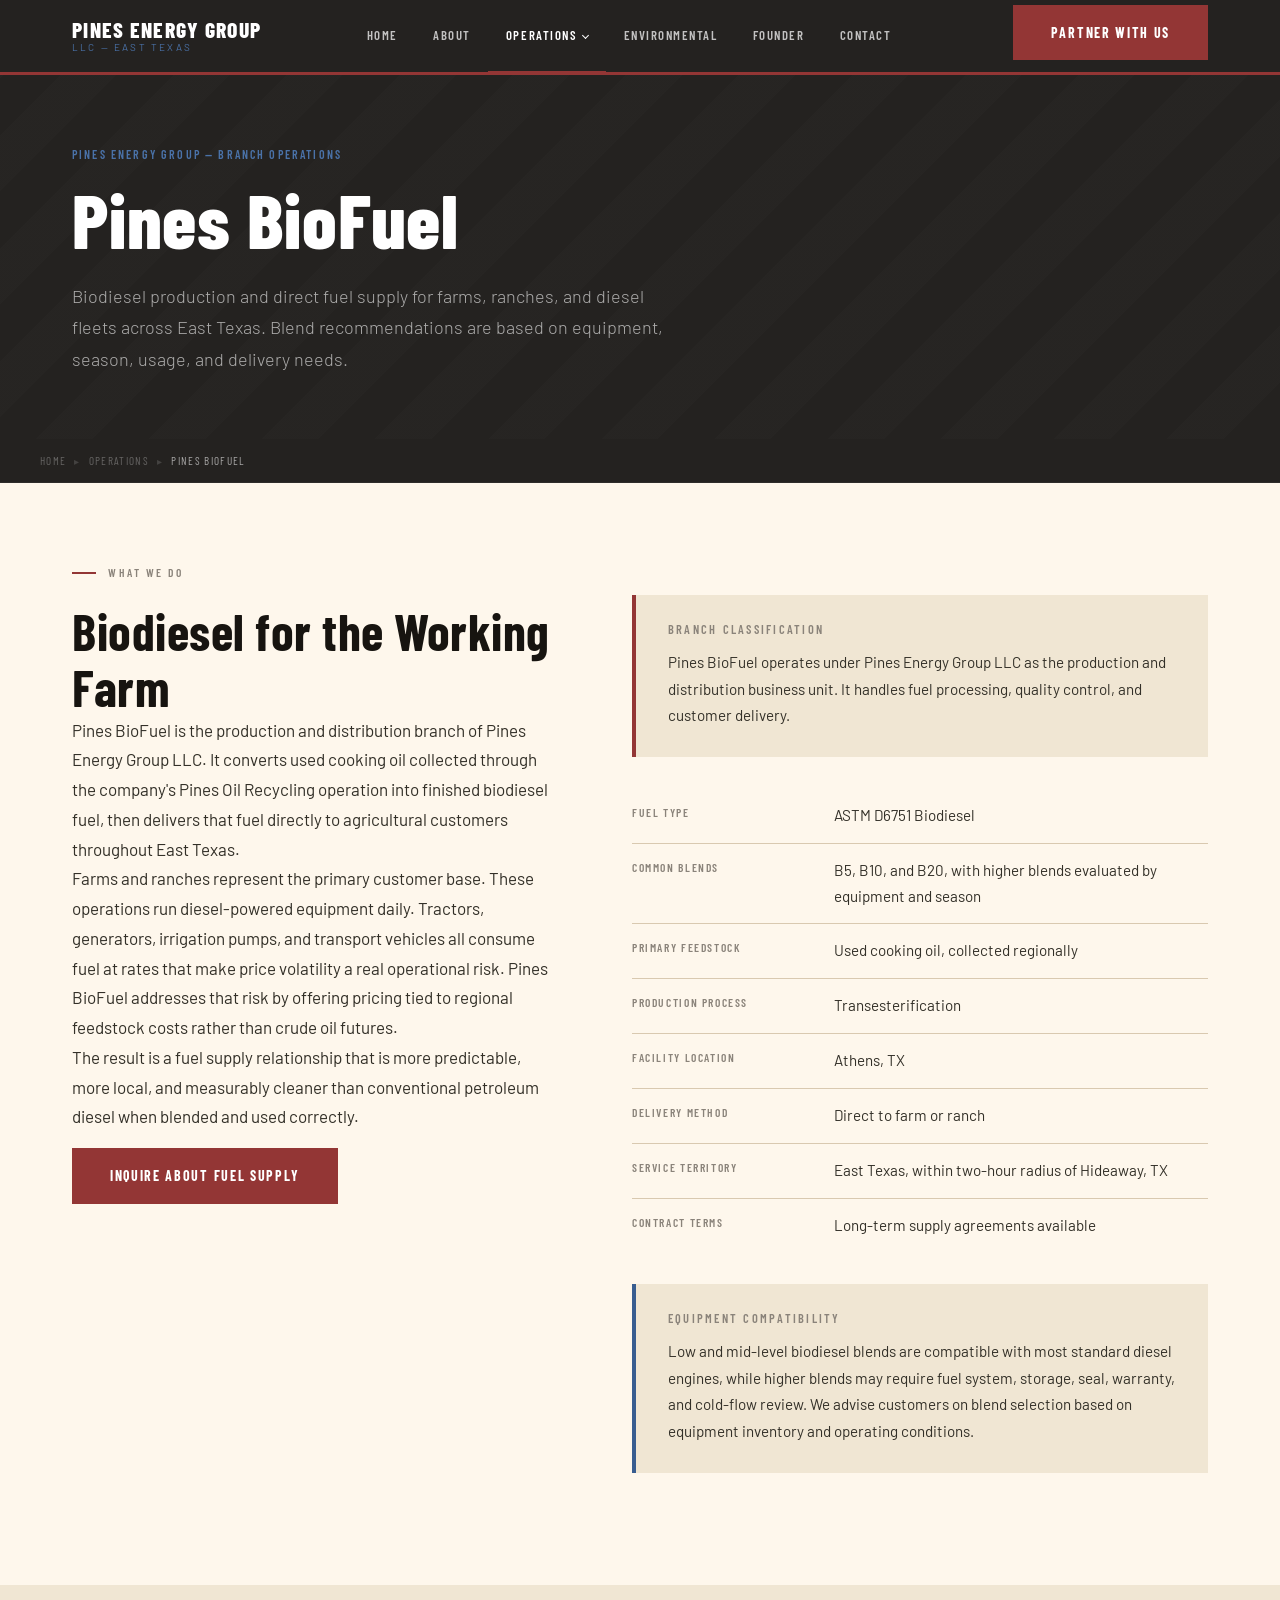
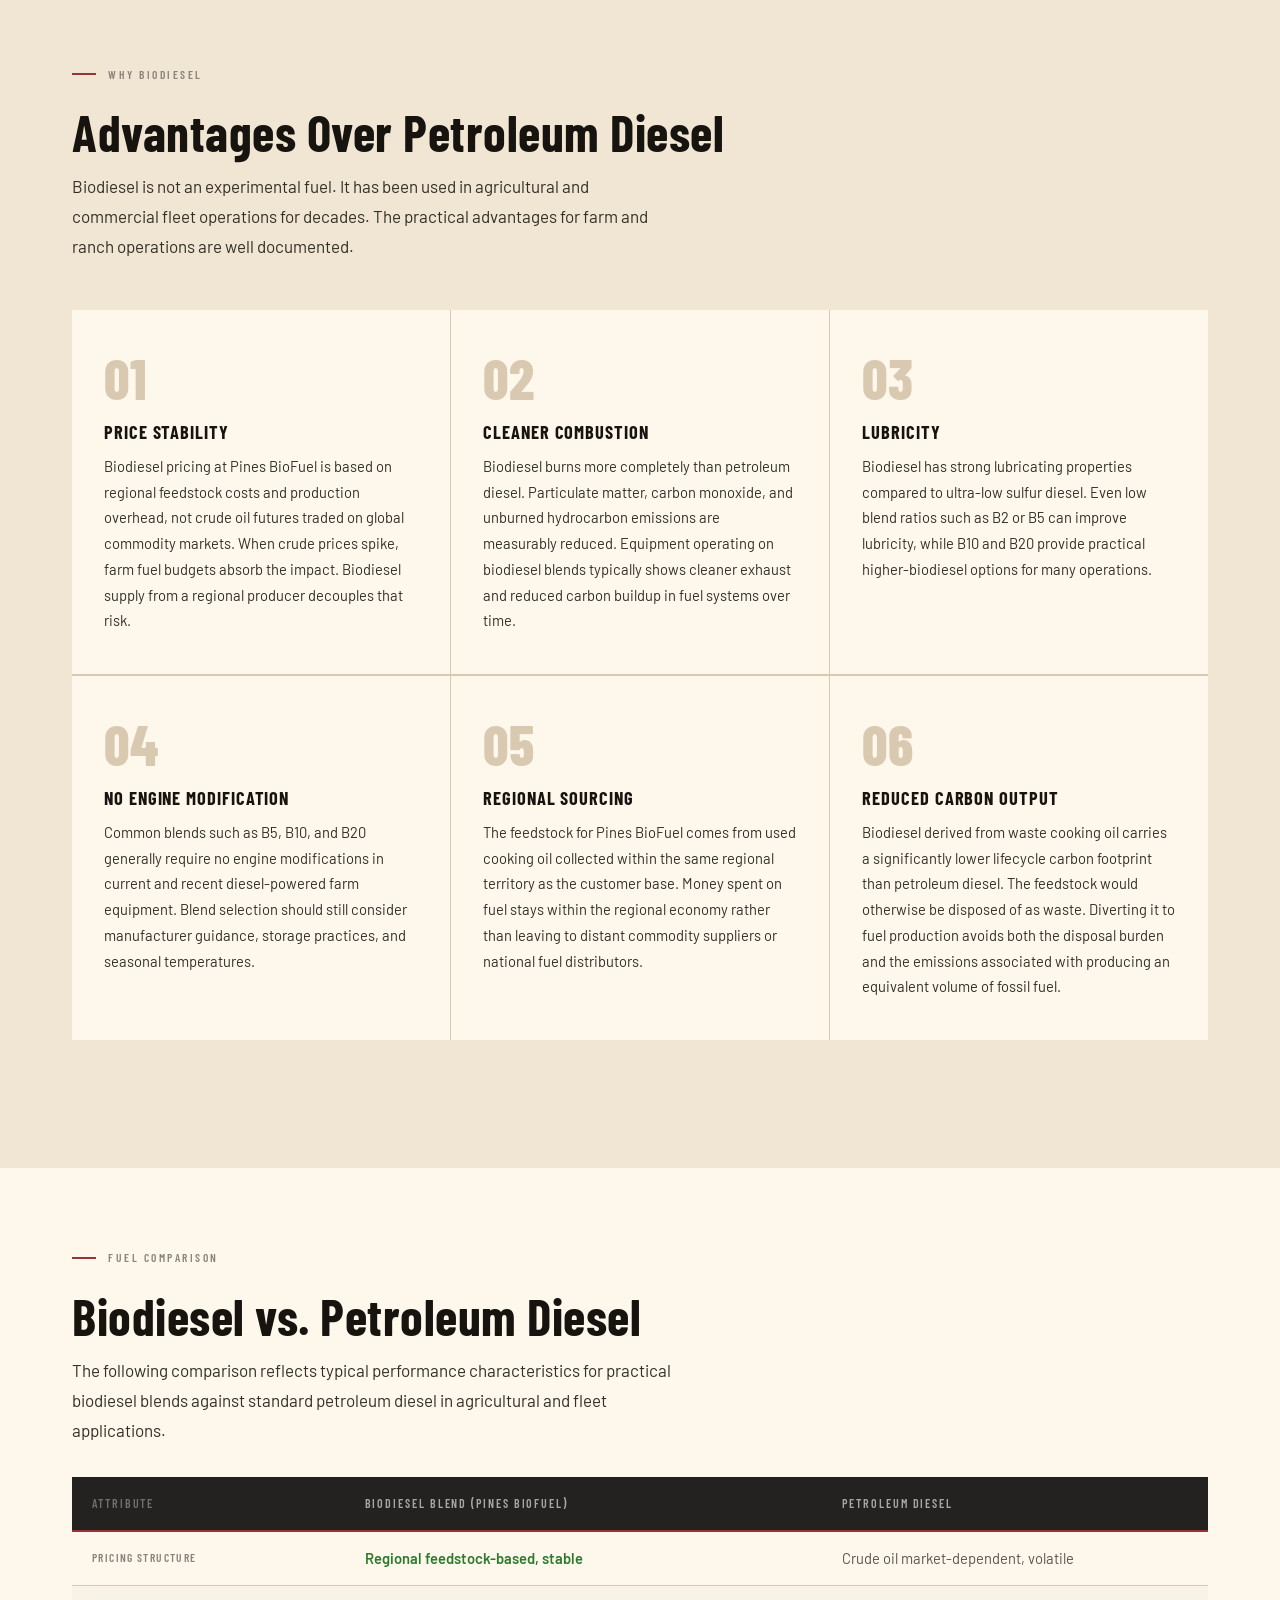
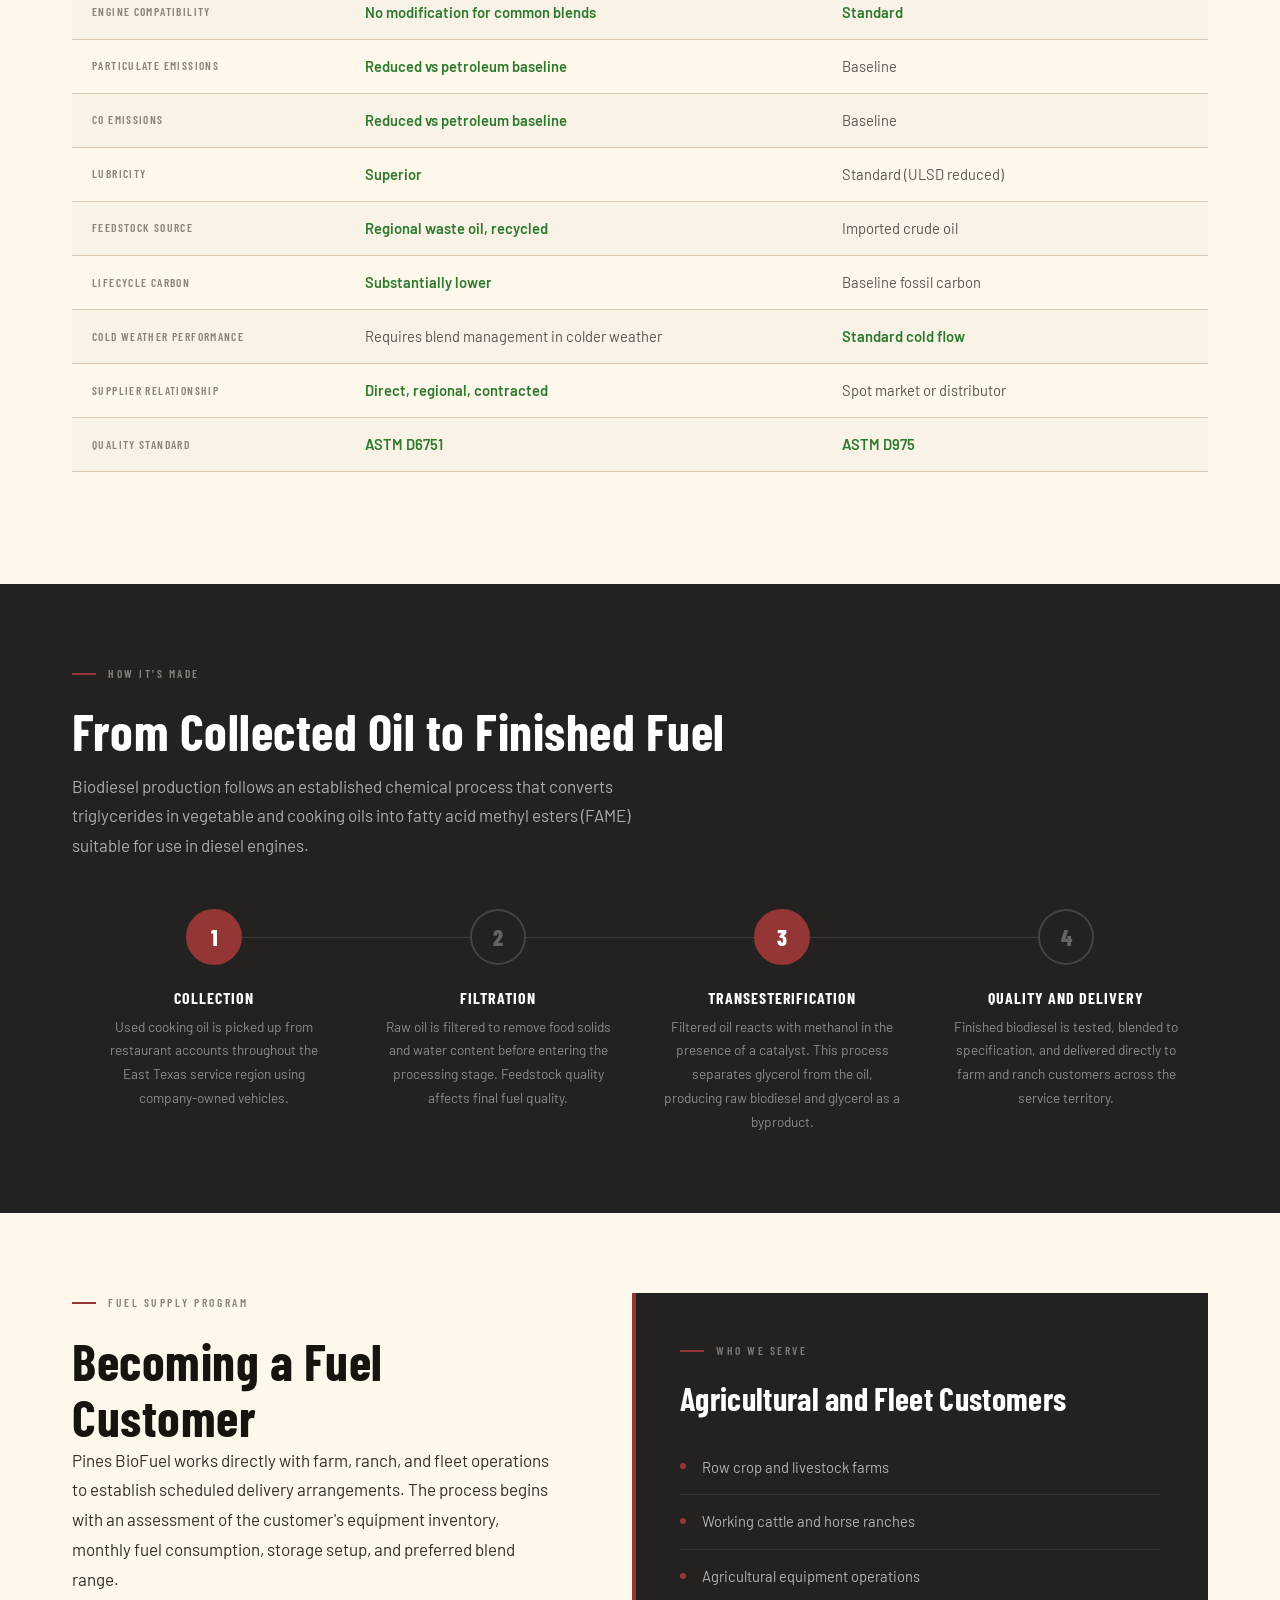
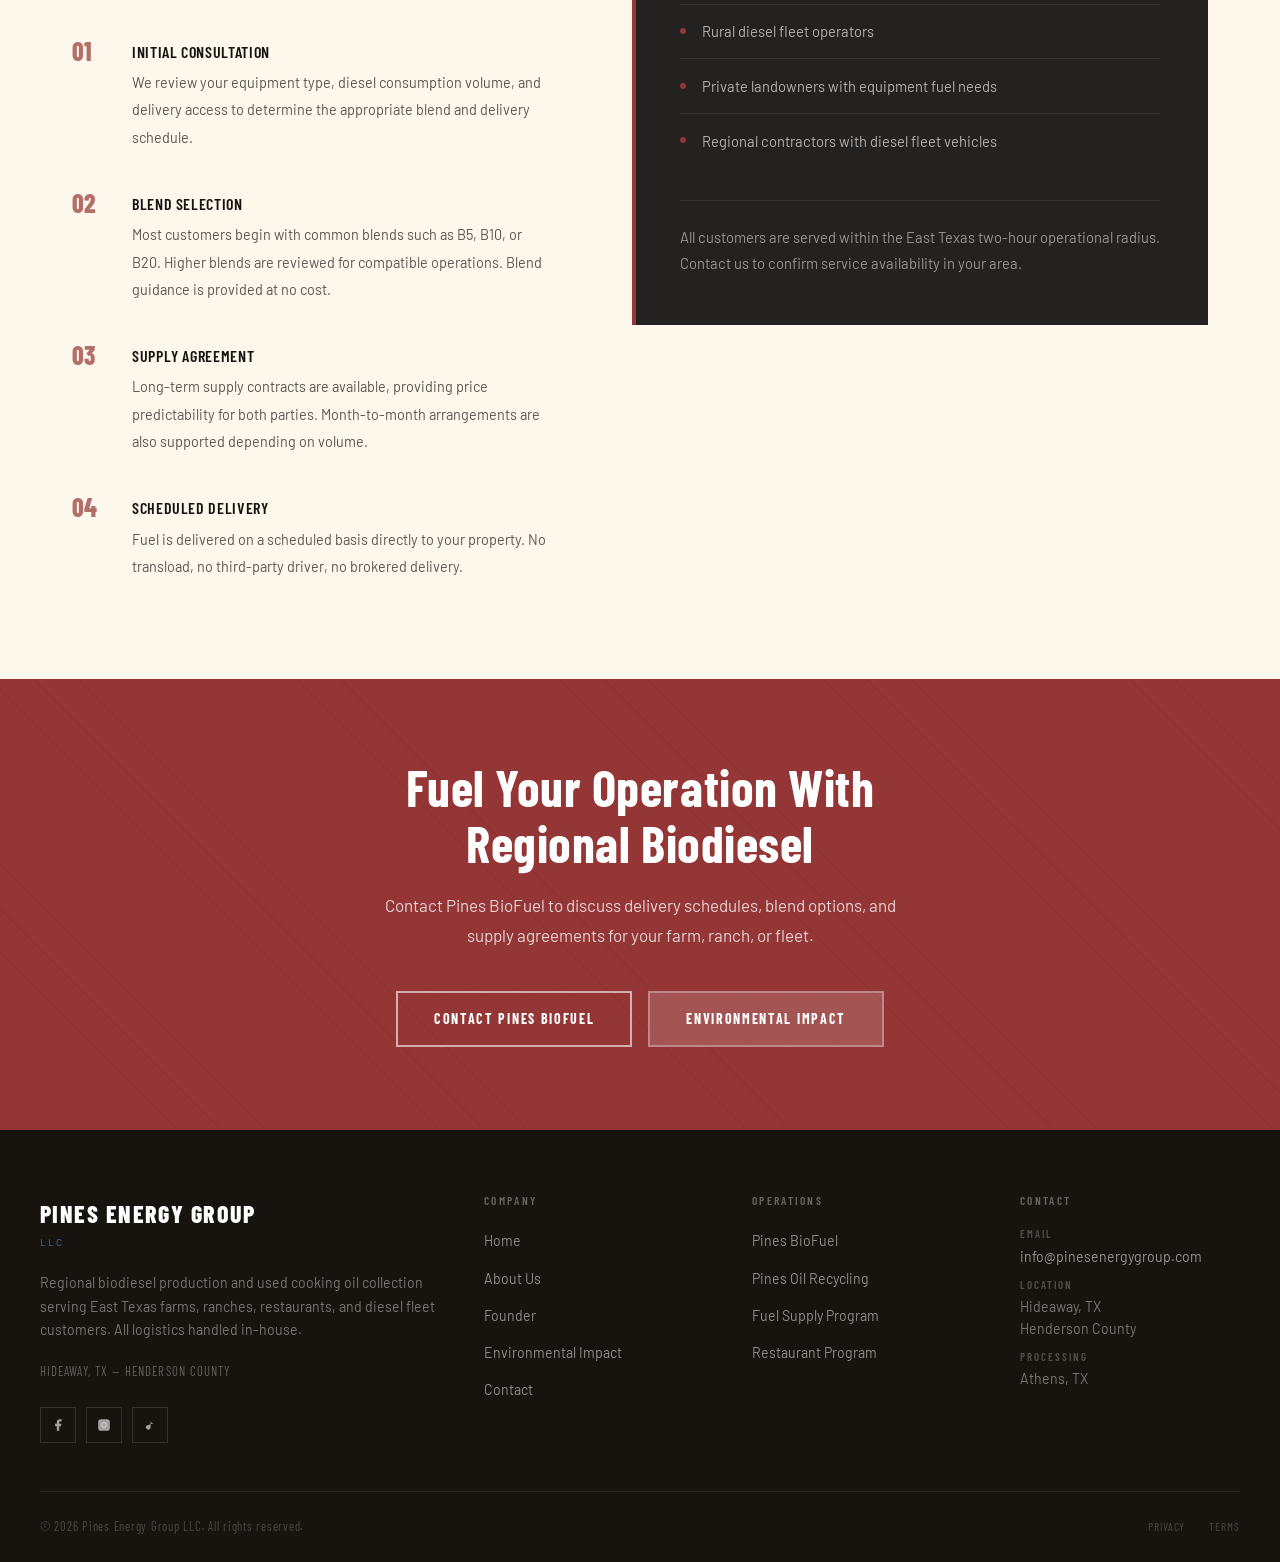
<file: biofuel.html>
<!DOCTYPE html>
<html lang="en">
<head>
  <meta charset="UTF-8" />
  <meta name="viewport" content="width=device-width, initial-scale=1.0" />
  <title>Pines BioFuel | Biodiesel Production &amp; Farm Fuel Supply</title>
  <meta name="description" content="Pines BioFuel produces biodiesel from recovered cooking oil and supplies practical blends such as B5, B10, and B20 to farms, ranches, and diesel fleets across East Texas." />
  <link rel="stylesheet" href="css/styles.css" />
</head>
<body>

<nav id="site-nav" role="navigation" aria-label="Main navigation">
  <div class="nav-inner">
    <a href="index.html" class="nav-logo" aria-label="Pines Energy Group home">
      <span class="logo-main">Pines Energy Group</span>
      <span class="logo-sub">LLC &mdash; East Texas</span>
    </a>
    <div class="nav-links">
      <a href="index.html">Home</a>
      <a href="about.html">About</a>
      <div class="nav-dropdown">
        <a href="#" class="active">Operations</a>
        <div class="dropdown-menu">
          <a href="biofuel.html" class="active">Pines BioFuel</a>
          <a href="recycling.html">Pines Oil Recycling</a>
        </div>
      </div>
      <a href="environmental.html">Environmental</a>
      <a href="founder.html">Founder</a>
      <a href="contact.html">Contact</a>
    </div>
    <div class="nav-cta">
      <a href="contact.html" class="btn btn-primary">Partner With Us</a>
    </div>
    <button class="nav-toggle" aria-label="Toggle menu" aria-expanded="false">
      <span></span><span></span><span></span>
    </button>
  </div>
</nav>

<div class="mobile-nav" role="navigation" aria-label="Mobile navigation">
  <a href="index.html">Home</a>
  <a href="about.html">About</a>
  <span class="mn-section">Operations</span>
  <a href="biofuel.html">Pines BioFuel</a>
  <a href="recycling.html">Pines Oil Recycling</a>
  <a href="environmental.html">Environmental</a>
  <a href="founder.html">Founder</a>
  <a href="contact.html">Contact</a>
</div>

<!-- PAGE HEADER -->
<div class="page-header">
  <div class="container">
    <div class="eyebrow text-upper">Pines Energy Group &mdash; Branch Operations</div>
    <h1>Pines BioFuel</h1>
    <p class="subtitle">Biodiesel production and direct fuel supply for farms, ranches, and diesel fleets across East Texas. Blend recommendations are based on equipment, season, usage, and delivery needs.</p>
  </div>
</div>

<div class="breadcrumb">
  <div class="breadcrumb-inner">
    <a href="index.html">Home</a>
    <span class="bc-sep">&#9656;</span>
    <a href="about.html">Operations</a>
    <span class="bc-sep">&#9656;</span>
    <span class="bc-current">Pines BioFuel</span>
  </div>
</div>

<!-- INTRO / OVERVIEW -->
<section class="content-section" style="background:var(--warm-neutral);">
  <div class="container">
    <div class="content-2col">
      <div class="content-sticky">
        <div class="section-label"><span>What We Do</span></div>
        <h2>Biodiesel for the Working Farm</h2>
        <p>Pines BioFuel is the production and distribution branch of Pines Energy Group LLC. It converts used cooking oil collected through the company's Pines Oil Recycling operation into finished biodiesel fuel, then delivers that fuel directly to agricultural customers throughout East Texas.</p>
        <p>Farms and ranches represent the primary customer base. These operations run diesel-powered equipment daily. Tractors, generators, irrigation pumps, and transport vehicles all consume fuel at rates that make price volatility a real operational risk. Pines BioFuel addresses that risk by offering pricing tied to regional feedstock costs rather than crude oil futures.</p>
        <p>The result is a fuel supply relationship that is more predictable, more local, and measurably cleaner than conventional petroleum diesel when blended and used correctly.</p>
        <a href="contact.html" class="btn btn-primary" style="margin-top:1rem;">Inquire About Fuel Supply</a>
      </div>
      <div>
        <div class="info-block red">
          <h4>Branch Classification</h4>
          <p>Pines BioFuel operates under Pines Energy Group LLC as the production and distribution business unit. It handles fuel processing, quality control, and customer delivery.</p>
        </div>
        <table class="spec-table">
          <tr><td>Fuel Type</td><td>ASTM D6751 Biodiesel</td></tr>
          <tr><td>Common Blends</td><td>B5, B10, and B20, with higher blends evaluated by equipment and season</td></tr>
          <tr><td>Primary Feedstock</td><td>Used cooking oil, collected regionally</td></tr>
          <tr><td>Production Process</td><td>Transesterification</td></tr>
          <tr><td>Facility Location</td><td>Athens, TX</td></tr>
          <tr><td>Delivery Method</td><td>Direct to farm or ranch</td></tr>
          <tr><td>Service Territory</td><td>East Texas, within two-hour radius of Hideaway, TX</td></tr>
          <tr><td>Contract Terms</td><td>Long-term supply agreements available</td></tr>
        </table>
        <div class="info-block">
          <h4>Equipment Compatibility</h4>
          <p>Low and mid-level biodiesel blends are compatible with most standard diesel engines, while higher blends may require fuel system, storage, seal, warranty, and cold-flow review. We advise customers on blend selection based on equipment inventory and operating conditions.</p>
        </div>
      </div>
    </div>
  </div>
</section>

<!-- BENEFITS -->
<section style="background:var(--warm-mid); padding:5rem 2rem;">
  <div class="container">
    <div class="section-label"><span>Why Biodiesel</span></div>
    <h2>Advantages Over Petroleum Diesel</h2>
    <p style="max-width:600px; margin-top:0.75rem;">Biodiesel is not an experimental fuel. It has been used in agricultural and commercial fleet operations for decades. The practical advantages for farm and ranch operations are well documented.</p>
    <div class="benefits-grid">
      <div class="benefit-card">
        <div class="bc-num">01</div>
        <h4>Price Stability</h4>
        <p>Biodiesel pricing at Pines BioFuel is based on regional feedstock costs and production overhead, not crude oil futures traded on global commodity markets. When crude prices spike, farm fuel budgets absorb the impact. Biodiesel supply from a regional producer decouples that risk.</p>
      </div>
      <div class="benefit-card">
        <div class="bc-num">02</div>
        <h4>Cleaner Combustion</h4>
        <p>Biodiesel burns more completely than petroleum diesel. Particulate matter, carbon monoxide, and unburned hydrocarbon emissions are measurably reduced. Equipment operating on biodiesel blends typically shows cleaner exhaust and reduced carbon buildup in fuel systems over time.</p>
      </div>
      <div class="benefit-card">
        <div class="bc-num">03</div>
        <h4>Lubricity</h4>
        <p>Biodiesel has strong lubricating properties compared to ultra-low sulfur diesel. Even low blend ratios such as B2 or B5 can improve lubricity, while B10 and B20 provide practical higher-biodiesel options for many operations.</p>
      </div>
      <div class="benefit-card">
        <div class="bc-num">04</div>
        <h4>No Engine Modification</h4>
        <p>Common blends such as B5, B10, and B20 generally require no engine modifications in current and recent diesel-powered farm equipment. Blend selection should still consider manufacturer guidance, storage practices, and seasonal temperatures.</p>
      </div>
      <div class="benefit-card">
        <div class="bc-num">05</div>
        <h4>Regional Sourcing</h4>
        <p>The feedstock for Pines BioFuel comes from used cooking oil collected within the same regional territory as the customer base. Money spent on fuel stays within the regional economy rather than leaving to distant commodity suppliers or national fuel distributors.</p>
      </div>
      <div class="benefit-card">
        <div class="bc-num">06</div>
        <h4>Reduced Carbon Output</h4>
        <p>Biodiesel derived from waste cooking oil carries a significantly lower lifecycle carbon footprint than petroleum diesel. The feedstock would otherwise be disposed of as waste. Diverting it to fuel production avoids both the disposal burden and the emissions associated with producing an equivalent volume of fossil fuel.</p>
      </div>
    </div>
  </div>
</section>

<!-- COMPARISON TABLE -->
<section id="supply" class="content-section" style="background:var(--warm-neutral);">
  <div class="container">
    <div class="section-label"><span>Fuel Comparison</span></div>
    <h2>Biodiesel vs. Petroleum Diesel</h2>
    <p style="max-width:600px; margin-top:0.75rem;">The following comparison reflects typical performance characteristics for practical biodiesel blends against standard petroleum diesel in agricultural and fleet applications.</p>
    <div class="comparison-table-wrap">
      <table class="comparison-table">
        <thead>
          <tr>
            <th>Attribute</th>
            <th>Biodiesel Blend (Pines BioFuel)</th>
            <th>Petroleum Diesel</th>
          </tr>
        </thead>
        <tbody>
          <tr>
            <td>Pricing Structure</td>
            <td class="good">Regional feedstock-based, stable</td>
            <td class="neutral">Crude oil market-dependent, volatile</td>
          </tr>
          <tr>
            <td>Engine Compatibility</td>
            <td class="good">No modification for common blends</td>
            <td class="good">Standard</td>
          </tr>
          <tr>
            <td>Particulate Emissions</td>
            <td class="good">Reduced vs petroleum baseline</td>
            <td class="neutral">Baseline</td>
          </tr>
          <tr>
            <td>CO Emissions</td>
            <td class="good">Reduced vs petroleum baseline</td>
            <td class="neutral">Baseline</td>
          </tr>
          <tr>
            <td>Lubricity</td>
            <td class="good">Superior</td>
            <td class="neutral">Standard (ULSD reduced)</td>
          </tr>
          <tr>
            <td>Feedstock Source</td>
            <td class="good">Regional waste oil, recycled</td>
            <td class="neutral">Imported crude oil</td>
          </tr>
          <tr>
            <td>Lifecycle Carbon</td>
            <td class="good">Substantially lower</td>
            <td class="neutral">Baseline fossil carbon</td>
          </tr>
          <tr>
            <td>Cold Weather Performance</td>
            <td class="neutral">Requires blend management in colder weather</td>
            <td class="good">Standard cold flow</td>
          </tr>
          <tr>
            <td>Supplier Relationship</td>
            <td class="good">Direct, regional, contracted</td>
            <td class="neutral">Spot market or distributor</td>
          </tr>
          <tr>
            <td>Quality Standard</td>
            <td class="good">ASTM D6751</td>
            <td class="good">ASTM D975</td>
          </tr>
        </tbody>
      </table>
    </div>
  </div>
</section>

<!-- PRODUCTION PROCESS -->
<section class="process-flow">
  <div class="container">
    <div class="section-label"><span>How It's Made</span></div>
    <h2 style="color:#fff;">From Collected Oil to Finished Fuel</h2>
    <p style="color:rgba(255,255,255,0.62); max-width:580px; margin-top:0.75rem;">Biodiesel production follows an established chemical process that converts triglycerides in vegetable and cooking oils into fatty acid methyl esters (FAME) suitable for use in diesel engines.</p>
    <div class="process-steps">
      <div class="process-step active">
        <div class="step-dot">1</div>
        <h4>Collection</h4>
        <p>Used cooking oil is picked up from restaurant accounts throughout the East Texas service region using company-owned vehicles.</p>
      </div>
      <div class="process-step">
        <div class="step-dot">2</div>
        <h4>Filtration</h4>
        <p>Raw oil is filtered to remove food solids and water content before entering the processing stage. Feedstock quality affects final fuel quality.</p>
      </div>
      <div class="process-step active">
        <div class="step-dot">3</div>
        <h4>Transesterification</h4>
        <p>Filtered oil reacts with methanol in the presence of a catalyst. This process separates glycerol from the oil, producing raw biodiesel and glycerol as a byproduct.</p>
      </div>
      <div class="process-step">
        <div class="step-dot">4</div>
        <h4>Quality and Delivery</h4>
        <p>Finished biodiesel is tested, blended to specification, and delivered directly to farm and ranch customers across the service territory.</p>
      </div>
    </div>
  </div>
</section>

<!-- SUPPLY PROGRAM -->
<section style="background:var(--warm-neutral); padding:5rem 2rem;">
  <div class="container">
    <div class="content-2col">
      <div>
        <div class="section-label"><span>Fuel Supply Program</span></div>
        <h2>Becoming a Fuel Customer</h2>
        <p>Pines BioFuel works directly with farm, ranch, and fleet operations to establish scheduled delivery arrangements. The process begins with an assessment of the customer's equipment inventory, monthly fuel consumption, storage setup, and preferred blend range.</p>
        <ul class="ops-list" style="margin-top:1.5rem;">
          <li>
            <span class="ops-num" style="color:var(--industrial-red);">01</span>
            <div class="ops-text">
              <strong style="color:var(--ink);">Initial Consultation</strong>
              <span style="color:var(--mid);">We review your equipment type, diesel consumption volume, and delivery access to determine the appropriate blend and delivery schedule.</span>
            </div>
          </li>
          <li>
            <span class="ops-num" style="color:var(--industrial-red);">02</span>
            <div class="ops-text">
              <strong style="color:var(--ink);">Blend Selection</strong>
              <span style="color:var(--mid);">Most customers begin with common blends such as B5, B10, or B20. Higher blends are reviewed for compatible operations. Blend guidance is provided at no cost.</span>
            </div>
          </li>
          <li>
            <span class="ops-num" style="color:var(--industrial-red);">03</span>
            <div class="ops-text">
              <strong style="color:var(--ink);">Supply Agreement</strong>
              <span style="color:var(--mid);">Long-term supply contracts are available, providing price predictability for both parties. Month-to-month arrangements are also supported depending on volume.</span>
            </div>
          </li>
          <li>
            <span class="ops-num" style="color:var(--industrial-red);">04</span>
            <div class="ops-text">
              <strong style="color:var(--ink);">Scheduled Delivery</strong>
              <span style="color:var(--mid);">Fuel is delivered on a scheduled basis directly to your property. No transload, no third-party driver, no brokered delivery.</span>
            </div>
          </li>
        </ul>
      </div>
      <div style="background:var(--charcoal); padding:3rem; position:relative;">
        <div style="position:absolute; top:0; left:0; width:4px; height:100%; background:var(--industrial-red);"></div>
        <div class="section-label"><span style="color:rgba(255,255,255,0.4);">Who We Serve</span></div>
        <h3 style="color:#fff; margin-bottom:1.5rem;">Agricultural and Fleet Customers</h3>
        <ul class="about-panel-list">
          <li><div class="apl-dot"></div><span>Row crop and livestock farms</span></li>
          <li><div class="apl-dot"></div><span>Working cattle and horse ranches</span></li>
          <li><div class="apl-dot"></div><span>Agricultural equipment operations</span></li>
          <li><div class="apl-dot"></div><span>Rural diesel fleet operators</span></li>
          <li><div class="apl-dot"></div><span>Private landowners with equipment fuel needs</span></li>
          <li><div class="apl-dot"></div><span>Regional contractors with diesel fleet vehicles</span></li>
        </ul>
        <div style="margin-top:2rem; padding-top:1.5rem; border-top:1px solid var(--rule);">
          <p style="color:rgba(255,255,255,0.52); font-size:0.92rem;">All customers are served within the East Texas two-hour operational radius. Contact us to confirm service availability in your area.</p>
        </div>
      </div>
    </div>
  </div>
</section>

<!-- CTA -->
<section class="cta-section">
  <div class="container">
    <h2>Fuel Your Operation With Regional Biodiesel</h2>
    <p>Contact Pines BioFuel to discuss delivery schedules, blend options, and supply agreements for your farm, ranch, or fleet.</p>
    <div style="display:flex; gap:1rem; justify-content:center; flex-wrap:wrap;">
      <a href="contact.html" class="btn btn-outline">Contact Pines BioFuel</a>
      <a href="environmental.html" class="btn" style="background:rgba(255,255,255,0.15);color:#fff;border:2px solid rgba(255,255,255,0.3);">Environmental Impact</a>
    </div>
  </div>
</section>

<!-- FOOTER -->
<footer id="site-footer">
  <div class="footer-grid">
    <div class="footer-brand">
      <div class="logo-main">Pines Energy Group</div>
      <div class="logo-sub">LLC</div>
      <p>Regional biodiesel production and used cooking oil collection serving East Texas farms, ranches, restaurants, and diesel fleet customers. All logistics handled in-house.</p>
      <div class="f-location">Hideaway, TX &mdash; Henderson County</div>
      <div class="footer-social">
        <a href="#" aria-label="Facebook"><svg viewBox="0 0 24 24" xmlns="http://www.w3.org/2000/svg"><path d="M18 2h-3a5 5 0 00-5 5v3H7v4h3v8h4v-8h3l1-4h-4V7a1 1 0 011-1h3z"/></svg></a>
        <a href="#" aria-label="Instagram"><svg viewBox="0 0 24 24" xmlns="http://www.w3.org/2000/svg"><rect x="2" y="2" width="20" height="20" rx="5" ry="5"/><path d="M16 11.37A4 4 0 1112.63 8 4 4 0 0116 11.37z" fill="none" stroke="rgba(255,255,255,0.6)" stroke-width="1.5"/><line x1="17.5" y1="6.5" x2="17.51" y2="6.5" stroke="rgba(255,255,255,0.6)" stroke-width="1.5" stroke-linecap="round"/></svg></a>
        <a href="#" aria-label="TikTok"><svg viewBox="0 0 24 24" xmlns="http://www.w3.org/2000/svg"><path d="M9 12a4 4 0 104 4V4a5 5 0 005 5"/></svg></a>
      </div>
    </div>
    <div class="footer-col">
      <h5>Company</h5>
      <ul>
        <li><a href="index.html">Home</a></li>
        <li><a href="about.html">About Us</a></li>
        <li><a href="founder.html">Founder</a></li>
        <li><a href="environmental.html">Environmental Impact</a></li>
        <li><a href="contact.html">Contact</a></li>
      </ul>
    </div>
    <div class="footer-col">
      <h5>Operations</h5>
      <ul>
        <li><a href="biofuel.html">Pines BioFuel</a></li>
        <li><a href="recycling.html">Pines Oil Recycling</a></li>
        <li><a href="biofuel.html#supply">Fuel Supply Program</a></li>
        <li><a href="recycling.html#restaurant">Restaurant Program</a></li>
      </ul>
    </div>
    <div class="footer-col">
      <h5>Contact</h5>
      <div class="fc-contact"><strong>Email</strong><a href="mailto:info@pinesenergygroup.com">info@pinesenergygroup.com</a></div>
      <div class="fc-contact"><strong>Location</strong>Hideaway, TX<br/>Henderson County</div>
      <div class="fc-contact"><strong>Processing</strong>Athens, TX</div>
    </div>
  </div>
  <div class="footer-bottom">
    <p>&copy; 2026 Pines Energy Group LLC. All rights reserved.</p>
    <div class="fb-right"><a href="#">Privacy</a><a href="#">Terms</a></div>
  </div>
</footer>

<script src="js/main.js"></script>
</body>
</html>
</file>
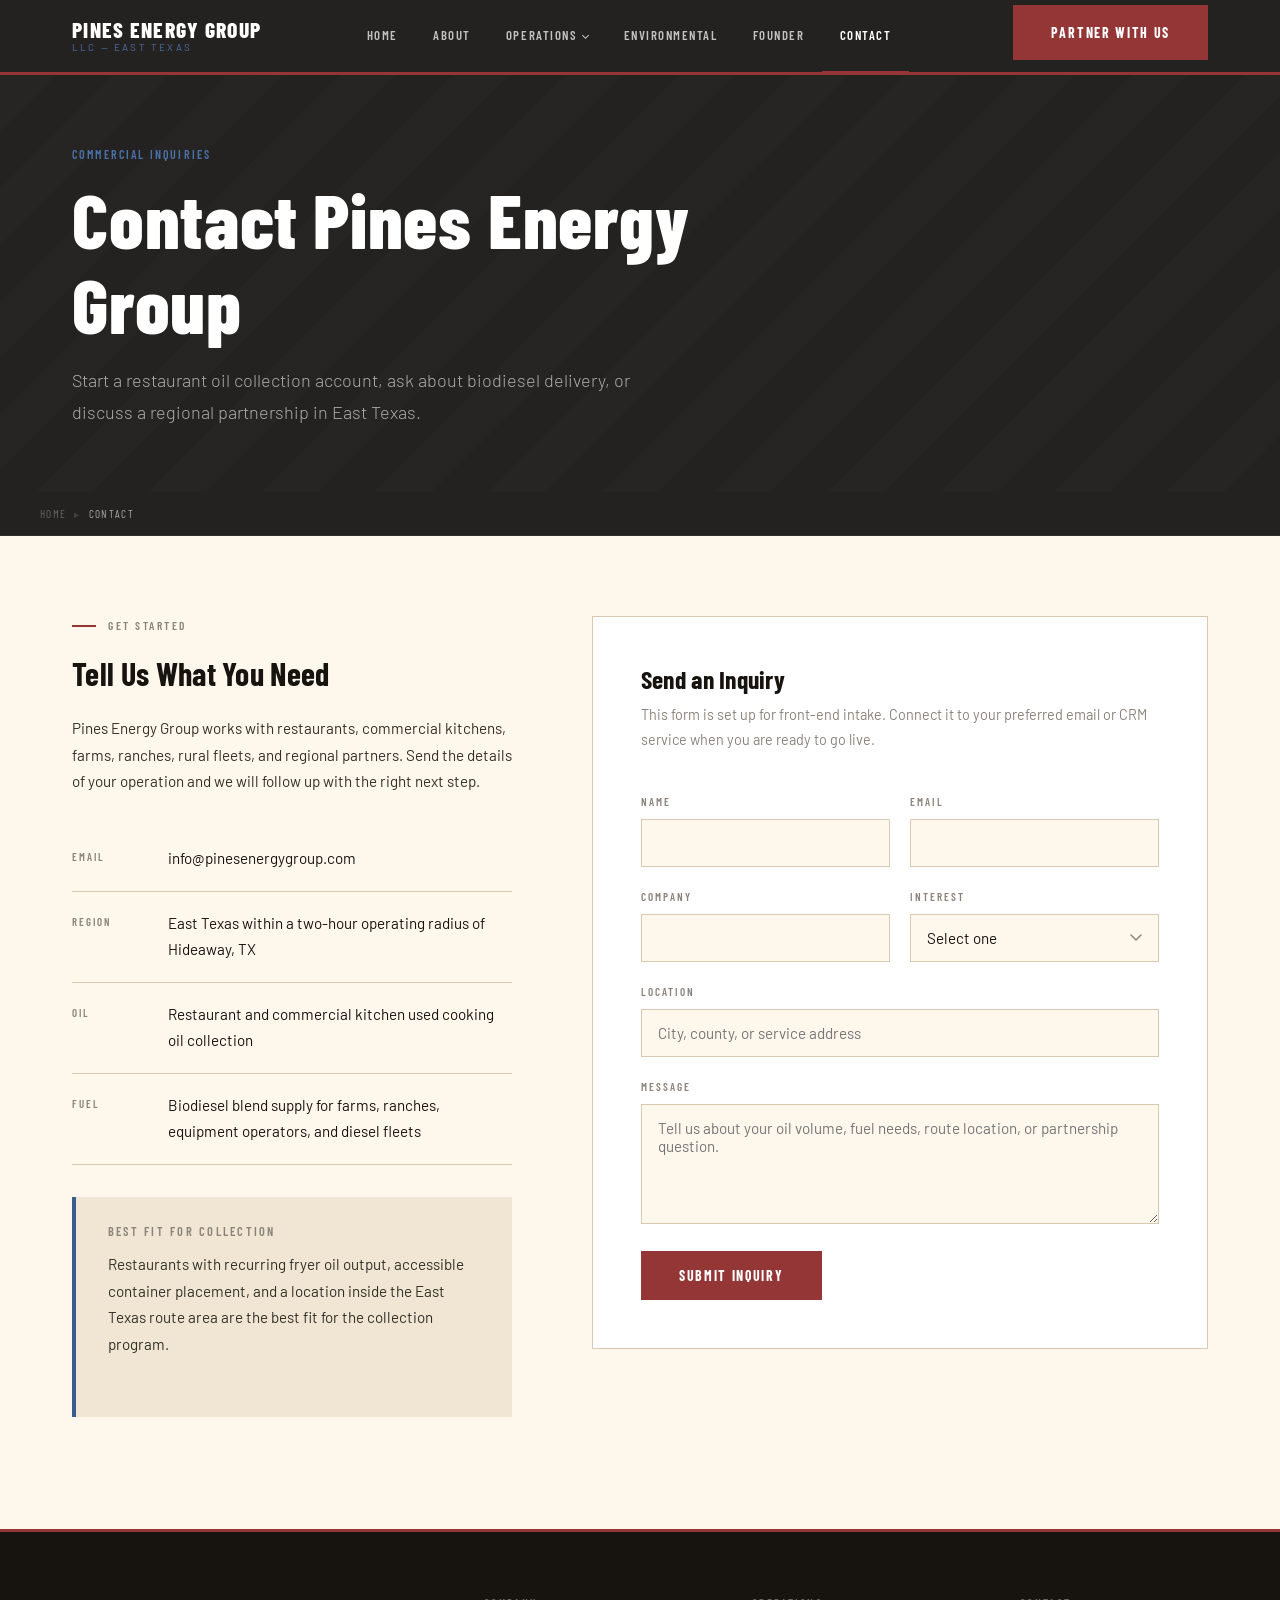
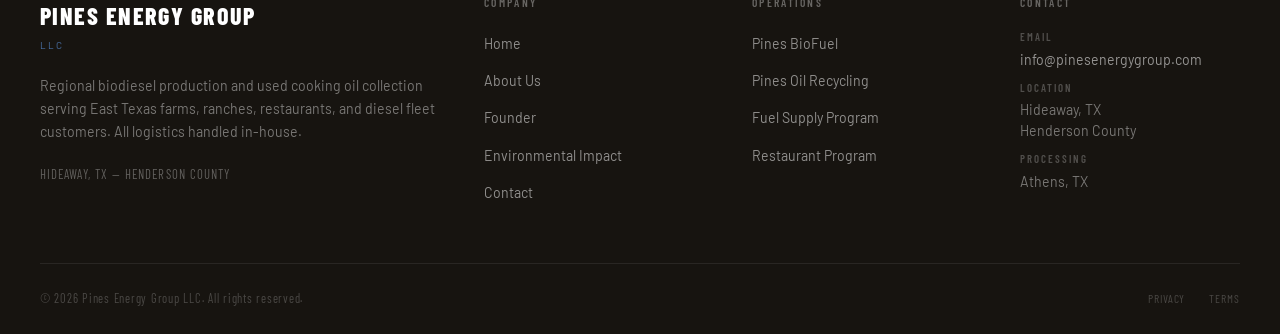
<file: contact.html>
<!DOCTYPE html>
<html lang="en">
<head>
  <meta charset="UTF-8" />
  <meta name="viewport" content="width=device-width, initial-scale=1.0" />
  <title>Contact | Pines Energy Group LLC</title>
  <meta name="description" content="Contact Pines Energy Group LLC for restaurant used cooking oil collection, biodiesel fuel supply, delivery questions, and East Texas partnership inquiries." />
  <link rel="stylesheet" href="css/styles.css" />
</head>
<body>

<nav id="site-nav" role="navigation" aria-label="Main navigation">
  <div class="nav-inner">
    <a href="index.html" class="nav-logo" aria-label="Pines Energy Group home">
      <span class="logo-main">Pines Energy Group</span>
      <span class="logo-sub">LLC &mdash; East Texas</span>
    </a>
    <div class="nav-links">
      <a href="index.html">Home</a>
      <a href="about.html">About</a>
      <div class="nav-dropdown">
        <a href="#">Operations</a>
        <div class="dropdown-menu">
          <a href="biofuel.html">Pines BioFuel</a>
          <a href="recycling.html">Pines Oil Recycling</a>
        </div>
      </div>
      <a href="environmental.html">Environmental</a>
      <a href="founder.html">Founder</a>
      <a href="contact.html" class="active">Contact</a>
    </div>
    <div class="nav-cta">
      <a href="contact.html" class="btn btn-primary">Partner With Us</a>
    </div>
    <button class="nav-toggle" aria-label="Toggle menu" aria-expanded="false">
      <span></span><span></span><span></span>
    </button>
  </div>
</nav>

<div class="mobile-nav" role="navigation" aria-label="Mobile navigation">
  <a href="index.html">Home</a>
  <a href="about.html">About</a>
  <span class="mn-section">Operations</span>
  <a href="biofuel.html">Pines BioFuel</a>
  <a href="recycling.html">Pines Oil Recycling</a>
  <a href="environmental.html">Environmental</a>
  <a href="founder.html">Founder</a>
  <a href="contact.html">Contact</a>
</div>

<div class="page-header">
  <div class="container">
    <div class="eyebrow text-upper">Commercial Inquiries</div>
    <h1>Contact Pines Energy Group</h1>
    <p class="subtitle">Start a restaurant oil collection account, ask about biodiesel delivery, or discuss a regional partnership in East Texas.</p>
  </div>
</div>

<div class="breadcrumb">
  <div class="breadcrumb-inner">
    <a href="index.html">Home</a>
    <span class="bc-sep">&#9656;</span>
    <span class="bc-current">Contact</span>
  </div>
</div>

<section class="content-section" style="background:var(--warm-neutral);">
  <div class="container">
    <div class="contact-layout">
      <div class="contact-info">
        <div class="section-label"><span>Get Started</span></div>
        <h3>Tell Us What You Need</h3>
        <p>Pines Energy Group works with restaurants, commercial kitchens, farms, ranches, rural fleets, and regional partners. Send the details of your operation and we will follow up with the right next step.</p>

        <div class="contact-detail">
          <div class="cd-label">Email</div>
          <div class="cd-value"><a href="mailto:info@pinesenergygroup.com">info@pinesenergygroup.com</a></div>
        </div>
        <div class="contact-detail">
          <div class="cd-label">Region</div>
          <div class="cd-value">East Texas within a two-hour operating radius of Hideaway, TX</div>
        </div>
        <div class="contact-detail">
          <div class="cd-label">Oil</div>
          <div class="cd-value">Restaurant and commercial kitchen used cooking oil collection</div>
        </div>
        <div class="contact-detail">
          <div class="cd-label">Fuel</div>
          <div class="cd-value">Biodiesel blend supply for farms, ranches, equipment operators, and diesel fleets</div>
        </div>

        <div class="info-block">
          <h4>Best Fit for Collection</h4>
          <p>Restaurants with recurring fryer oil output, accessible container placement, and a location inside the East Texas route area are the best fit for the collection program.</p>
        </div>
      </div>

      <div class="contact-form-wrap">
        <h3>Send an Inquiry</h3>
        <p class="form-subtitle">This form is set up for front-end intake. Connect it to your preferred email or CRM service when you are ready to go live.</p>
        <form id="contact-form">
          <div class="form-row">
            <div class="form-group">
              <label for="name">Name</label>
              <input type="text" id="name" name="name" required />
            </div>
            <div class="form-group">
              <label for="email">Email</label>
              <input type="email" id="email" name="email" required />
            </div>
          </div>
          <div class="form-row">
            <div class="form-group">
              <label for="company">Company</label>
              <input type="text" id="company" name="company" />
            </div>
            <div class="form-group">
              <label for="interest">Interest</label>
              <select id="interest" name="interest" required>
                <option value="">Select one</option>
                <option>Restaurant oil collection</option>
                <option>Biodiesel fuel supply</option>
                <option>Partnership or service area question</option>
                <option>General inquiry</option>
              </select>
            </div>
          </div>
          <div class="form-group">
            <label for="location">Location</label>
            <input type="text" id="location" name="location" placeholder="City, county, or service address" />
          </div>
          <div class="form-group">
            <label for="message">Message</label>
            <textarea id="message" name="message" placeholder="Tell us about your oil volume, fuel needs, route location, or partnership question."></textarea>
          </div>
          <button type="submit" class="btn btn-primary">Submit Inquiry</button>
        </form>
        <div class="form-success" aria-live="polite">
          <div class="fs-icon">&#10003;</div>
          <h4>Inquiry Ready</h4>
          <p>Thanks. The form interaction is working; connect the form endpoint before publishing to receive submissions.</p>
        </div>
      </div>
    </div>
  </div>
</section>

<footer id="site-footer">
  <div class="footer-grid">
    <div class="footer-brand">
      <div class="logo-main">Pines Energy Group</div>
      <div class="logo-sub">LLC</div>
      <p>Regional biodiesel production and used cooking oil collection serving East Texas farms, ranches, restaurants, and diesel fleet customers. All logistics handled in-house.</p>
      <div class="f-location">Hideaway, TX &mdash; Henderson County</div>
    </div>
    <div class="footer-col">
      <h5>Company</h5>
      <ul>
        <li><a href="index.html">Home</a></li>
        <li><a href="about.html">About Us</a></li>
        <li><a href="founder.html">Founder</a></li>
        <li><a href="environmental.html">Environmental Impact</a></li>
        <li><a href="contact.html">Contact</a></li>
      </ul>
    </div>
    <div class="footer-col">
      <h5>Operations</h5>
      <ul>
        <li><a href="biofuel.html">Pines BioFuel</a></li>
        <li><a href="recycling.html">Pines Oil Recycling</a></li>
        <li><a href="biofuel.html#supply">Fuel Supply Program</a></li>
        <li><a href="recycling.html#restaurant">Restaurant Program</a></li>
      </ul>
    </div>
    <div class="footer-col">
      <h5>Contact</h5>
      <div class="fc-contact"><strong>Email</strong><a href="mailto:info@pinesenergygroup.com">info@pinesenergygroup.com</a></div>
      <div class="fc-contact"><strong>Location</strong>Hideaway, TX<br/>Henderson County</div>
      <div class="fc-contact"><strong>Processing</strong>Athens, TX</div>
    </div>
  </div>
  <div class="footer-bottom">
    <p>&copy; 2026 Pines Energy Group LLC. All rights reserved.</p>
    <div class="fb-right"><a href="#">Privacy</a><a href="#">Terms</a></div>
  </div>
</footer>

<script src="js/main.js"></script>
</body>
</html>
</file>
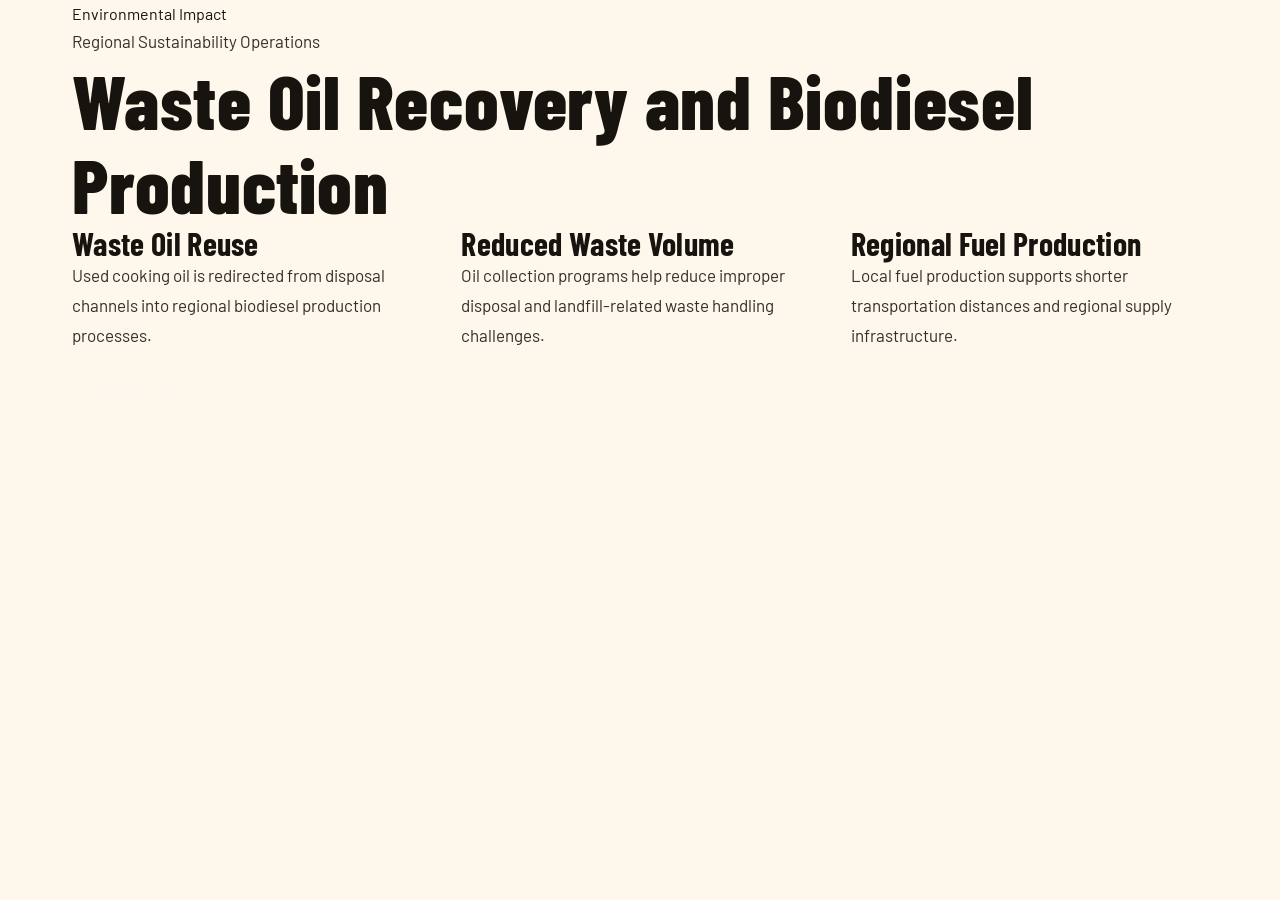
<file: environmental-impact.html>
<!DOCTYPE html>
<html lang="en">
<head>
  <meta charset="UTF-8">
  <meta name="viewport" content="width=device-width, initial-scale=1.0">
  <title>Environmental Impact | Pines Energy Group LLC</title>
  <link rel="stylesheet" href="css/styles.css">
</head>
<body>
  <header class="site-header internal-header">
    <div class="container header-inner">
      <a href="index.html" class="logo">
        <span class="logo-main">Environmental Impact</span>
      </a>
    </div>
  </header>

  <main>
    <section class="page-hero">
      <div class="container">
        <p class="eyebrow">Regional Sustainability Operations</p>
        <h1>Waste Oil Recovery and Biodiesel Production</h1>
      </div>
    </section>

    <section class="section-light">
      <div class="container grid-3">
        <div class="info-card">
          <h3>Waste Oil Reuse</h3>
          <p>Used cooking oil is redirected from disposal channels into regional biodiesel production processes.</p>
        </div>

        <div class="info-card">
          <h3>Reduced Waste Volume</h3>
          <p>Oil collection programs help reduce improper disposal and landfill-related waste handling challenges.</p>
        </div>

        <div class="info-card">
          <h3>Regional Fuel Production</h3>
          <p>Local fuel production supports shorter transportation distances and regional supply infrastructure.</p>
        </div>
      </div>
    </section>
  </main>

  <footer class="site-footer">
    <div class="container footer-bottom">
      <p>© 2026 Pines Energy Group LLC</p>
    </div>
  </footer>
</body>
</html>
</file>
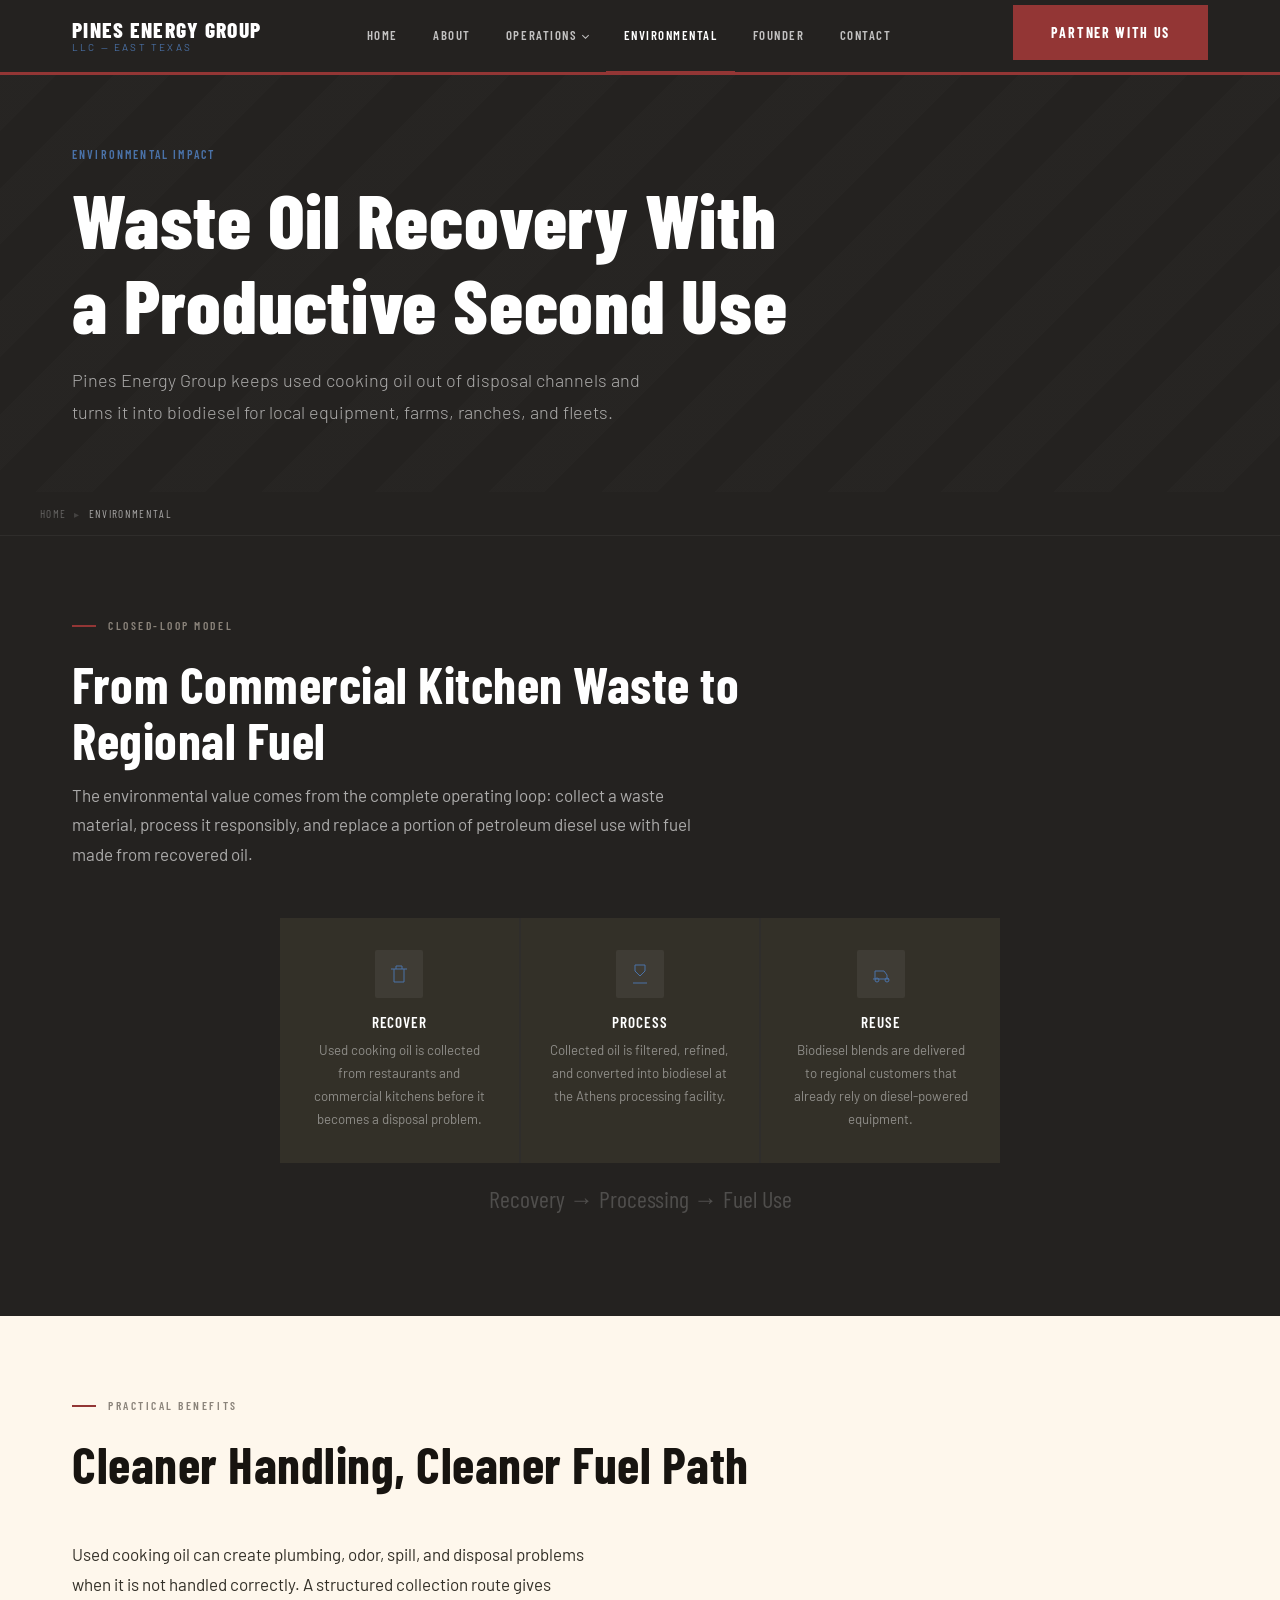
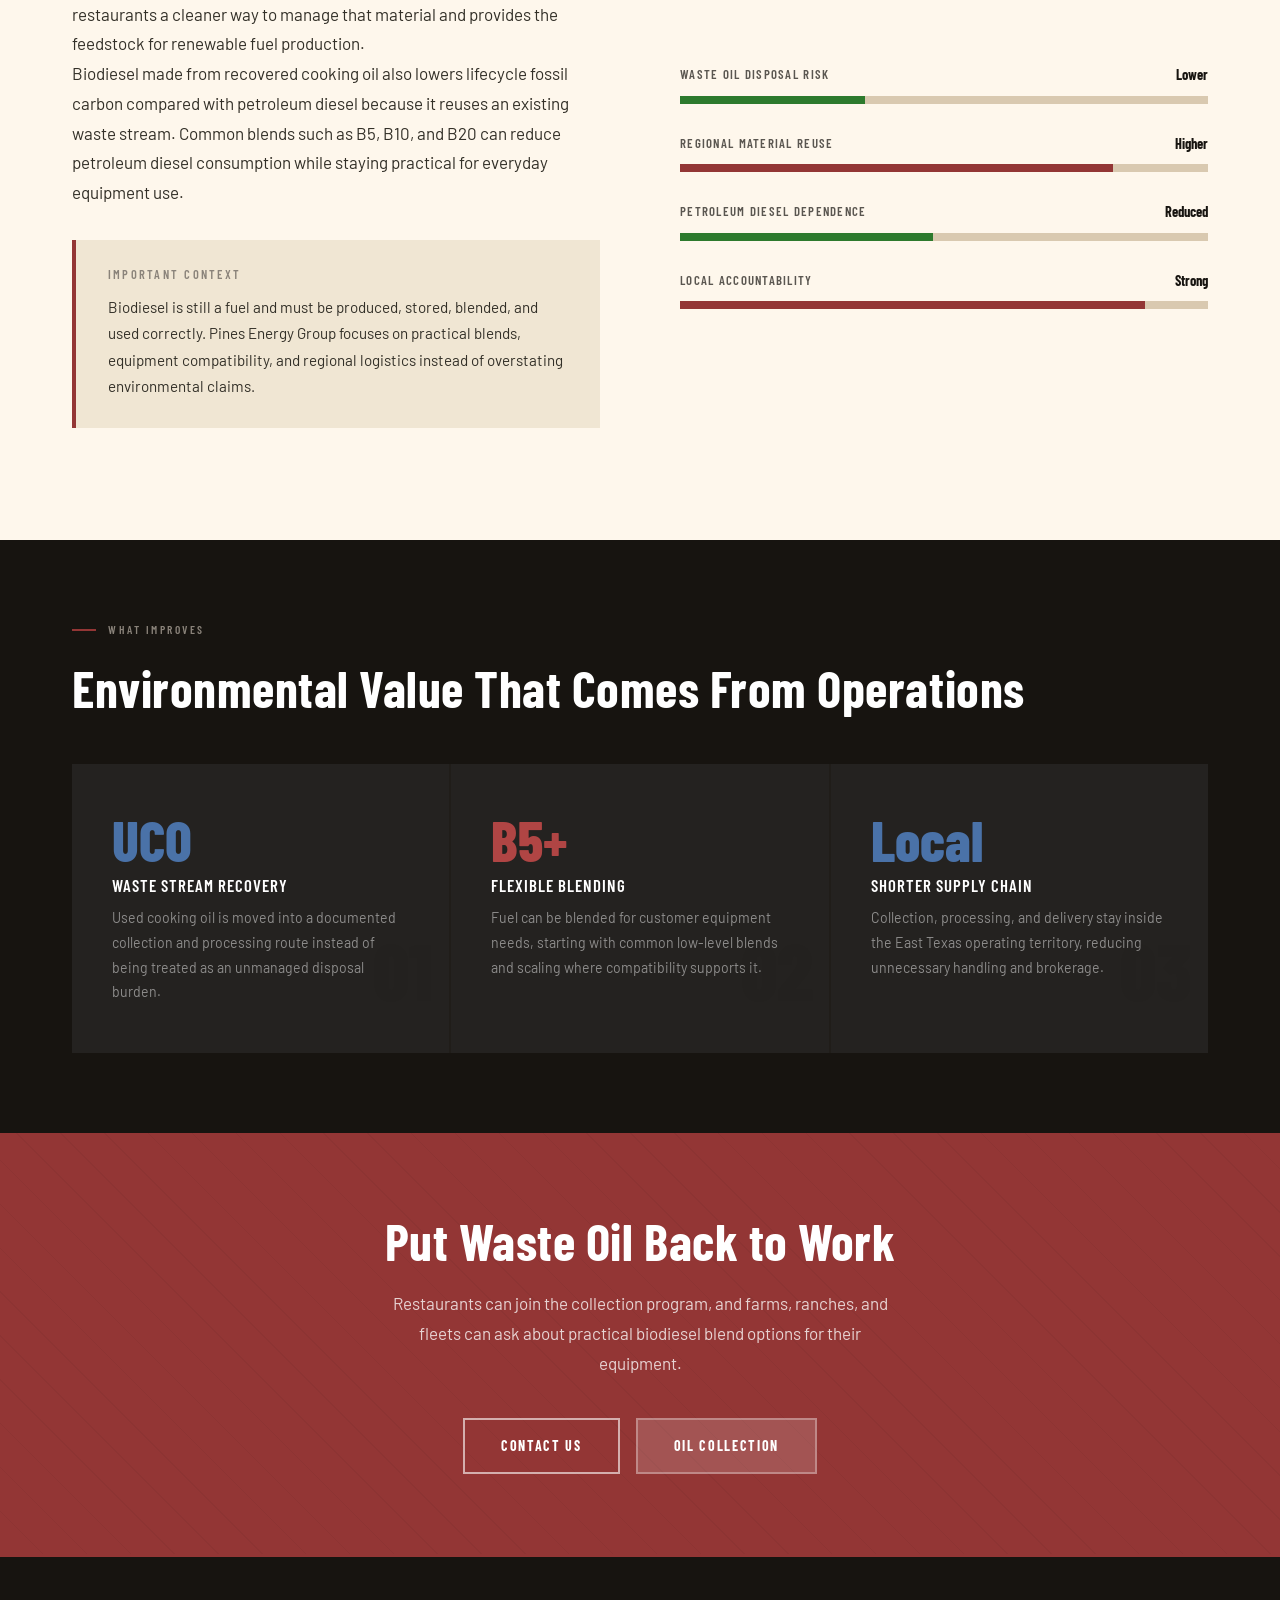
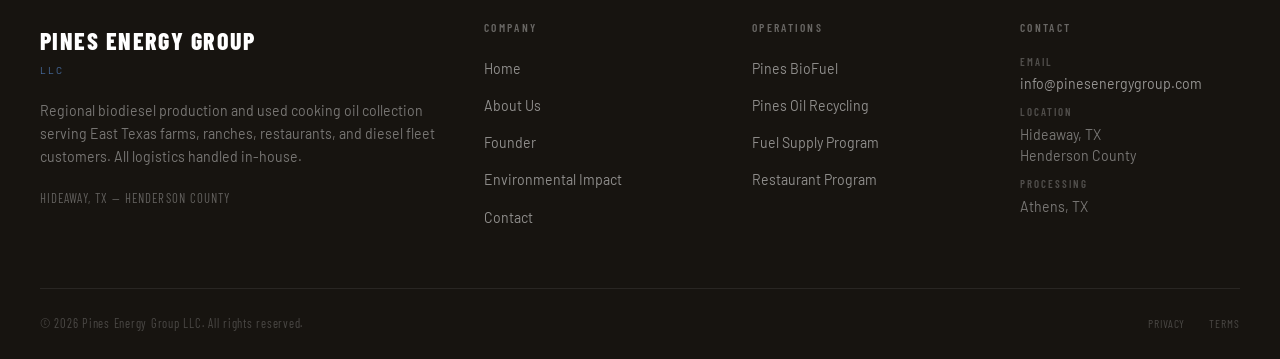
<file: environmental.html>
<!DOCTYPE html>
<html lang="en">
<head>
  <meta charset="UTF-8" />
  <meta name="viewport" content="width=device-width, initial-scale=1.0" />
  <title>Environmental Impact | Pines Energy Group LLC</title>
  <meta name="description" content="Pines Energy Group LLC reduces waste oil disposal problems by collecting used cooking oil in East Texas and converting it into lower-carbon biodiesel fuel." />
  <link rel="stylesheet" href="css/styles.css" />
</head>
<body>

<nav id="site-nav" role="navigation" aria-label="Main navigation">
  <div class="nav-inner">
    <a href="index.html" class="nav-logo" aria-label="Pines Energy Group home">
      <span class="logo-main">Pines Energy Group</span>
      <span class="logo-sub">LLC &mdash; East Texas</span>
    </a>
    <div class="nav-links">
      <a href="index.html">Home</a>
      <a href="about.html">About</a>
      <div class="nav-dropdown">
        <a href="#">Operations</a>
        <div class="dropdown-menu">
          <a href="biofuel.html">Pines BioFuel</a>
          <a href="recycling.html">Pines Oil Recycling</a>
        </div>
      </div>
      <a href="environmental.html" class="active">Environmental</a>
      <a href="founder.html">Founder</a>
      <a href="contact.html">Contact</a>
    </div>
    <div class="nav-cta">
      <a href="contact.html" class="btn btn-primary">Partner With Us</a>
    </div>
    <button class="nav-toggle" aria-label="Toggle menu" aria-expanded="false">
      <span></span><span></span><span></span>
    </button>
  </div>
</nav>

<div class="mobile-nav" role="navigation" aria-label="Mobile navigation">
  <a href="index.html">Home</a>
  <a href="about.html">About</a>
  <span class="mn-section">Operations</span>
  <a href="biofuel.html">Pines BioFuel</a>
  <a href="recycling.html">Pines Oil Recycling</a>
  <a href="environmental.html">Environmental</a>
  <a href="founder.html">Founder</a>
  <a href="contact.html">Contact</a>
</div>

<div class="page-header">
  <div class="container">
    <div class="eyebrow text-upper">Environmental Impact</div>
    <h1>Waste Oil Recovery With a Productive Second Use</h1>
    <p class="subtitle">Pines Energy Group keeps used cooking oil out of disposal channels and turns it into biodiesel for local equipment, farms, ranches, and fleets.</p>
  </div>
</div>

<div class="breadcrumb">
  <div class="breadcrumb-inner">
    <a href="index.html">Home</a>
    <span class="bc-sep">&#9656;</span>
    <span class="bc-current">Environmental</span>
  </div>
</div>

<section class="cycle-section">
  <div class="container">
    <div class="section-label"><span>Closed-Loop Model</span></div>
    <h2 style="color:#fff; max-width:700px;">From Commercial Kitchen Waste to Regional Fuel</h2>
    <p style="color:rgba(255,255,255,0.62); max-width:620px; margin-top:0.75rem;">The environmental value comes from the complete operating loop: collect a waste material, process it responsibly, and replace a portion of petroleum diesel use with fuel made from recovered oil.</p>
    <div class="cycle-diagram">
      <div class="cycle-steps">
        <div class="cycle-step">
          <div class="cs-icon">
            <svg viewBox="0 0 24 24"><path d="M4 7h16M7 7v13h10V7M9 7V4h6v3"/></svg>
          </div>
          <h4>Recover</h4>
          <p>Used cooking oil is collected from restaurants and commercial kitchens before it becomes a disposal problem.</p>
        </div>
        <div class="cycle-step">
          <div class="cs-icon">
            <svg viewBox="0 0 24 24"><path d="M7 3h10v6l-5 5-5-5V3zM5 21h14"/></svg>
          </div>
          <h4>Process</h4>
          <p>Collected oil is filtered, refined, and converted into biodiesel at the Athens processing facility.</p>
        </div>
        <div class="cycle-step">
          <div class="cs-icon">
            <svg viewBox="0 0 24 24"><path d="M4 17h16M6 17V9h9l3 4v4M8 20a2 2 0 100-4 2 2 0 000 4zM18 20a2 2 0 100-4 2 2 0 000 4z"/></svg>
          </div>
          <h4>Reuse</h4>
          <p>Biodiesel blends are delivered to regional customers that already rely on diesel-powered equipment.</p>
        </div>
      </div>
      <div class="cycle-arrow">Recovery &rarr; Processing &rarr; Fuel Use</div>
    </div>
  </div>
</section>

<section class="emissions-section">
  <div class="container">
    <div class="section-label"><span>Practical Benefits</span></div>
    <h2>Cleaner Handling, Cleaner Fuel Path</h2>
    <div class="emissions-grid">
      <div>
        <p>Used cooking oil can create plumbing, odor, spill, and disposal problems when it is not handled correctly. A structured collection route gives restaurants a cleaner way to manage that material and provides the feedstock for renewable fuel production.</p>
        <p>Biodiesel made from recovered cooking oil also lowers lifecycle fossil carbon compared with petroleum diesel because it reuses an existing waste stream. Common blends such as B5, B10, and B20 can reduce petroleum diesel consumption while staying practical for everyday equipment use.</p>
        <div class="info-block red">
          <h4>Important Context</h4>
          <p>Biodiesel is still a fuel and must be produced, stored, blended, and used correctly. Pines Energy Group focuses on practical blends, equipment compatibility, and regional logistics instead of overstating environmental claims.</p>
        </div>
      </div>
      <div class="emissions-bars">
        <div class="emission-bar-item">
          <div class="emission-bar-label"><span>Waste Oil Disposal Risk</span><span>Lower</span></div>
          <div class="emission-bar-track"><div class="emission-bar-fill low" style="width:35%;"></div></div>
        </div>
        <div class="emission-bar-item">
          <div class="emission-bar-label"><span>Regional Material Reuse</span><span>Higher</span></div>
          <div class="emission-bar-track"><div class="emission-bar-fill" style="width:82%;"></div></div>
        </div>
        <div class="emission-bar-item">
          <div class="emission-bar-label"><span>Petroleum Diesel Dependence</span><span>Reduced</span></div>
          <div class="emission-bar-track"><div class="emission-bar-fill low" style="width:48%;"></div></div>
        </div>
        <div class="emission-bar-item">
          <div class="emission-bar-label"><span>Local Accountability</span><span>Strong</span></div>
          <div class="emission-bar-track"><div class="emission-bar-fill" style="width:88%;"></div></div>
        </div>
      </div>
    </div>
  </div>
</section>

<section class="impact-numbers">
  <div class="container">
    <div class="section-label"><span>What Improves</span></div>
    <h2 style="color:#fff;">Environmental Value That Comes From Operations</h2>
    <div class="impact-grid">
      <div class="impact-tile" data-icon="01">
        <div class="it-num">UCO</div>
        <h4>Waste Stream Recovery</h4>
        <p>Used cooking oil is moved into a documented collection and processing route instead of being treated as an unmanaged disposal burden.</p>
      </div>
      <div class="impact-tile" data-icon="02">
        <div class="it-num red">B5+</div>
        <h4>Flexible Blending</h4>
        <p>Fuel can be blended for customer equipment needs, starting with common low-level blends and scaling where compatibility supports it.</p>
      </div>
      <div class="impact-tile" data-icon="03">
        <div class="it-num">Local</div>
        <h4>Shorter Supply Chain</h4>
        <p>Collection, processing, and delivery stay inside the East Texas operating territory, reducing unnecessary handling and brokerage.</p>
      </div>
    </div>
  </div>
</section>

<section class="cta-section">
  <div class="container">
    <h2>Put Waste Oil Back to Work</h2>
    <p>Restaurants can join the collection program, and farms, ranches, and fleets can ask about practical biodiesel blend options for their equipment.</p>
    <div style="display:flex; gap:1rem; justify-content:center; flex-wrap:wrap;">
      <a href="contact.html" class="btn btn-outline">Contact Us</a>
      <a href="recycling.html" class="btn" style="background:rgba(255,255,255,0.15);color:#fff;border:2px solid rgba(255,255,255,0.3);">Oil Collection</a>
    </div>
  </div>
</section>

<footer id="site-footer">
  <div class="footer-grid">
    <div class="footer-brand">
      <div class="logo-main">Pines Energy Group</div>
      <div class="logo-sub">LLC</div>
      <p>Regional biodiesel production and used cooking oil collection serving East Texas farms, ranches, restaurants, and diesel fleet customers. All logistics handled in-house.</p>
      <div class="f-location">Hideaway, TX &mdash; Henderson County</div>
    </div>
    <div class="footer-col">
      <h5>Company</h5>
      <ul>
        <li><a href="index.html">Home</a></li>
        <li><a href="about.html">About Us</a></li>
        <li><a href="founder.html">Founder</a></li>
        <li><a href="environmental.html">Environmental Impact</a></li>
        <li><a href="contact.html">Contact</a></li>
      </ul>
    </div>
    <div class="footer-col">
      <h5>Operations</h5>
      <ul>
        <li><a href="biofuel.html">Pines BioFuel</a></li>
        <li><a href="recycling.html">Pines Oil Recycling</a></li>
        <li><a href="biofuel.html#supply">Fuel Supply Program</a></li>
        <li><a href="recycling.html#restaurant">Restaurant Program</a></li>
      </ul>
    </div>
    <div class="footer-col">
      <h5>Contact</h5>
      <div class="fc-contact"><strong>Email</strong><a href="mailto:info@pinesenergygroup.com">info@pinesenergygroup.com</a></div>
      <div class="fc-contact"><strong>Location</strong>Hideaway, TX<br/>Henderson County</div>
      <div class="fc-contact"><strong>Processing</strong>Athens, TX</div>
    </div>
  </div>
  <div class="footer-bottom">
    <p>&copy; 2026 Pines Energy Group LLC. All rights reserved.</p>
    <div class="fb-right"><a href="#">Privacy</a><a href="#">Terms</a></div>
  </div>
</footer>

<script src="js/main.js"></script>
</body>
</html>
</file>
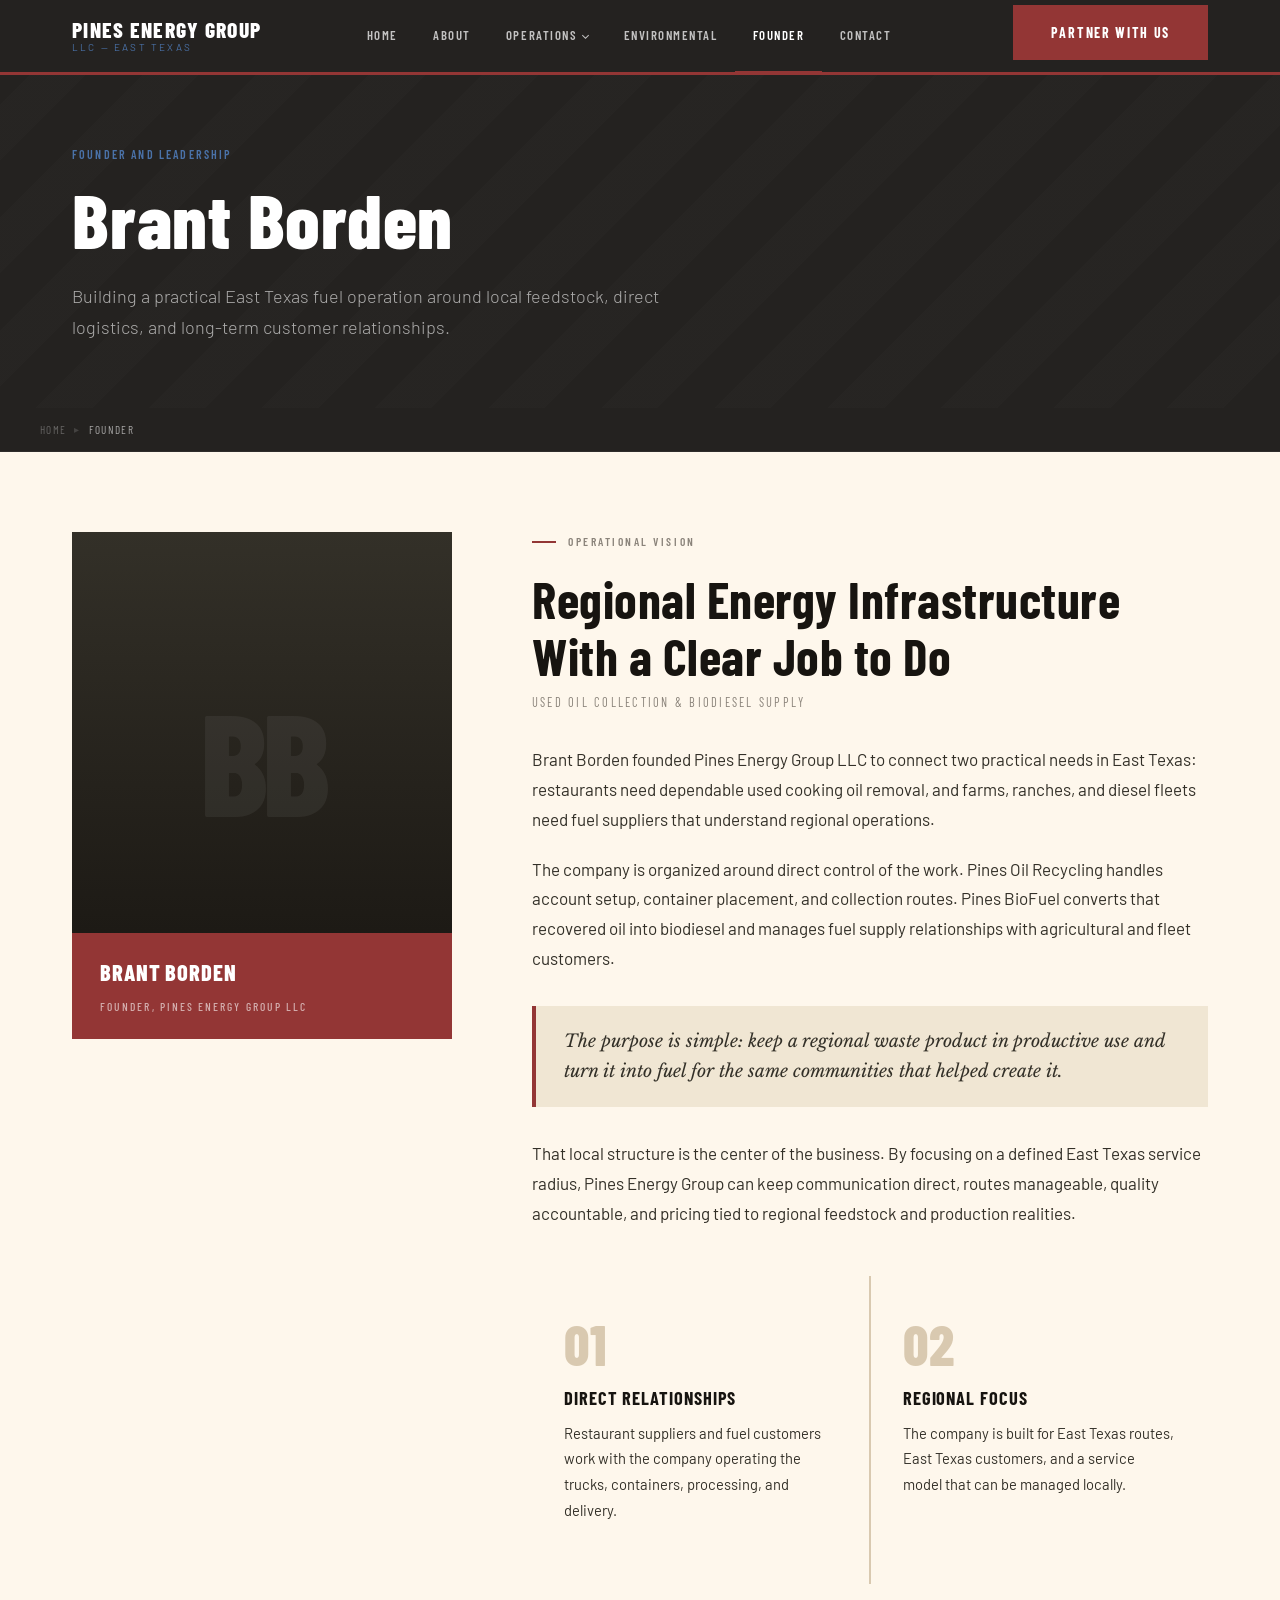
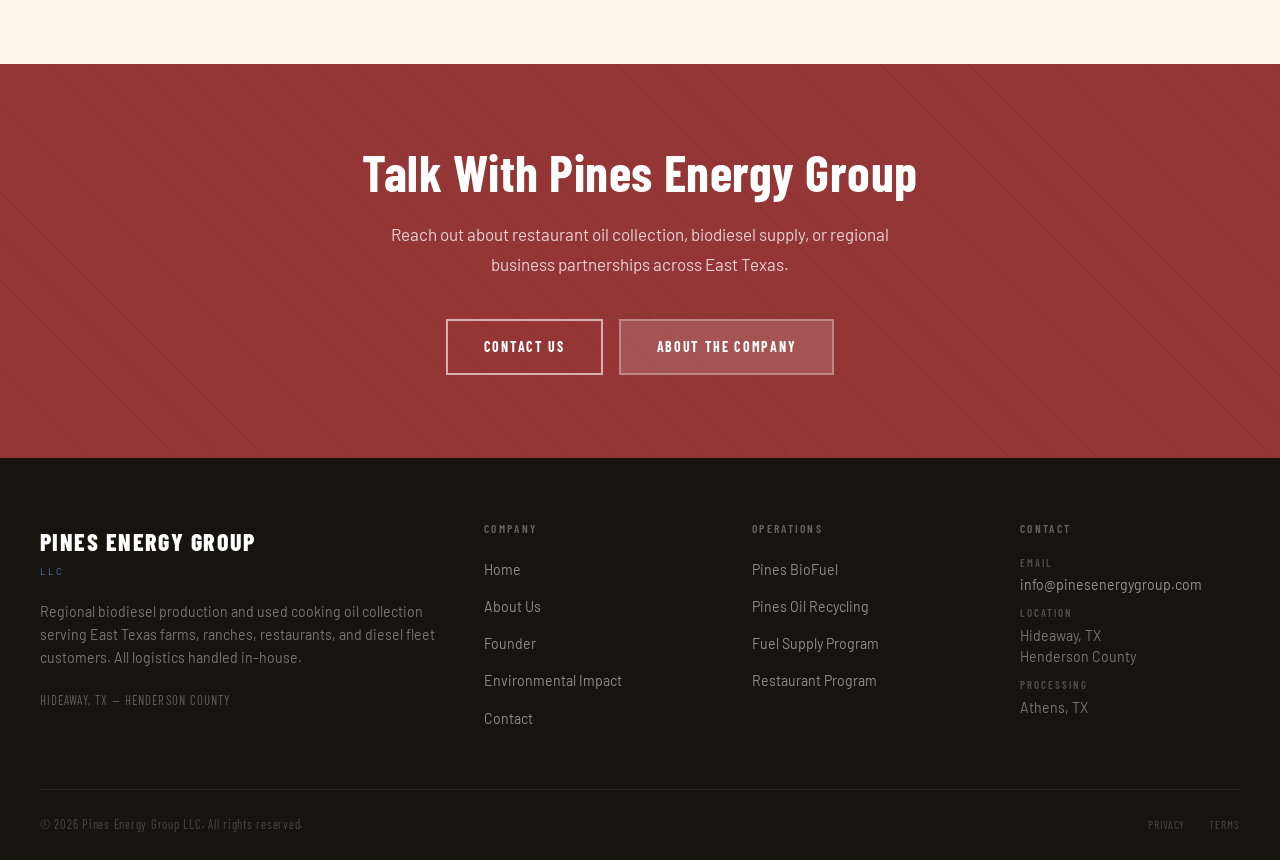
<file: founder.html>
<!DOCTYPE html>
<html lang="en">
<head>
  <meta charset="UTF-8" />
  <meta name="viewport" content="width=device-width, initial-scale=1.0" />
  <title>Founder | Pines Energy Group LLC</title>
  <meta name="description" content="Meet Brant Borden, founder of Pines Energy Group LLC, and learn why the company is building regional used cooking oil collection and biodiesel supply in East Texas." />
  <link rel="stylesheet" href="css/styles.css" />
</head>
<body>

<nav id="site-nav" role="navigation" aria-label="Main navigation">
  <div class="nav-inner">
    <a href="index.html" class="nav-logo" aria-label="Pines Energy Group home">
      <span class="logo-main">Pines Energy Group</span>
      <span class="logo-sub">LLC &mdash; East Texas</span>
    </a>
    <div class="nav-links">
      <a href="index.html">Home</a>
      <a href="about.html">About</a>
      <div class="nav-dropdown">
        <a href="#">Operations</a>
        <div class="dropdown-menu">
          <a href="biofuel.html">Pines BioFuel</a>
          <a href="recycling.html">Pines Oil Recycling</a>
        </div>
      </div>
      <a href="environmental.html">Environmental</a>
      <a href="founder.html" class="active">Founder</a>
      <a href="contact.html">Contact</a>
    </div>
    <div class="nav-cta">
      <a href="contact.html" class="btn btn-primary">Partner With Us</a>
    </div>
    <button class="nav-toggle" aria-label="Toggle menu" aria-expanded="false">
      <span></span><span></span><span></span>
    </button>
  </div>
</nav>

<div class="mobile-nav" role="navigation" aria-label="Mobile navigation">
  <a href="index.html">Home</a>
  <a href="about.html">About</a>
  <span class="mn-section">Operations</span>
  <a href="biofuel.html">Pines BioFuel</a>
  <a href="recycling.html">Pines Oil Recycling</a>
  <a href="environmental.html">Environmental</a>
  <a href="founder.html">Founder</a>
  <a href="contact.html">Contact</a>
</div>

<div class="page-header">
  <div class="container">
    <div class="eyebrow text-upper">Founder and Leadership</div>
    <h1>Brant Borden</h1>
    <p class="subtitle">Building a practical East Texas fuel operation around local feedstock, direct logistics, and long-term customer relationships.</p>
  </div>
</div>

<div class="breadcrumb">
  <div class="breadcrumb-inner">
    <a href="index.html">Home</a>
    <span class="bc-sep">&#9656;</span>
    <span class="bc-current">Founder</span>
  </div>
</div>

<section class="founder-section">
  <div class="container">
    <div class="founder-layout">
      <div class="founder-portrait" aria-label="Founder profile graphic">
        <div class="founder-portrait-placeholder">
          <div class="fp-initial">BB</div>
          <div class="portrait-badge">
            <strong>Brant Borden</strong>
            <span>Founder, Pines Energy Group LLC</span>
          </div>
        </div>
      </div>

      <div class="founder-content">
        <div class="section-label"><span>Operational Vision</span></div>
        <h2>Regional Energy Infrastructure With a Clear Job to Do</h2>
        <div class="founder-title">Used Oil Collection &amp; Biodiesel Supply</div>
        <p>Brant Borden founded Pines Energy Group LLC to connect two practical needs in East Texas: restaurants need dependable used cooking oil removal, and farms, ranches, and diesel fleets need fuel suppliers that understand regional operations.</p>
        <p>The company is organized around direct control of the work. Pines Oil Recycling handles account setup, container placement, and collection routes. Pines BioFuel converts that recovered oil into biodiesel and manages fuel supply relationships with agricultural and fleet customers.</p>
        <blockquote>
          <p>The purpose is simple: keep a regional waste product in productive use and turn it into fuel for the same communities that helped create it.</p>
        </blockquote>
        <p>That local structure is the center of the business. By focusing on a defined East Texas service radius, Pines Energy Group can keep communication direct, routes manageable, quality accountable, and pricing tied to regional feedstock and production realities.</p>

        <div class="benefits-grid founder-principles">
          <div class="benefit-card">
            <div class="bc-num">01</div>
            <h4>Direct Relationships</h4>
            <p>Restaurant suppliers and fuel customers work with the company operating the trucks, containers, processing, and delivery.</p>
          </div>
          <div class="benefit-card">
            <div class="bc-num">02</div>
            <h4>Regional Focus</h4>
            <p>The company is built for East Texas routes, East Texas customers, and a service model that can be managed locally.</p>
          </div>
        </div>
      </div>
    </div>
  </div>
</section>

<section class="cta-section">
  <div class="container">
    <h2>Talk With Pines Energy Group</h2>
    <p>Reach out about restaurant oil collection, biodiesel supply, or regional business partnerships across East Texas.</p>
    <div style="display:flex; gap:1rem; justify-content:center; flex-wrap:wrap;">
      <a href="contact.html" class="btn btn-outline">Contact Us</a>
      <a href="about.html" class="btn" style="background:rgba(255,255,255,0.15);color:#fff;border:2px solid rgba(255,255,255,0.3);">About the Company</a>
    </div>
  </div>
</section>

<footer id="site-footer">
  <div class="footer-grid">
    <div class="footer-brand">
      <div class="logo-main">Pines Energy Group</div>
      <div class="logo-sub">LLC</div>
      <p>Regional biodiesel production and used cooking oil collection serving East Texas farms, ranches, restaurants, and diesel fleet customers. All logistics handled in-house.</p>
      <div class="f-location">Hideaway, TX &mdash; Henderson County</div>
    </div>
    <div class="footer-col">
      <h5>Company</h5>
      <ul>
        <li><a href="index.html">Home</a></li>
        <li><a href="about.html">About Us</a></li>
        <li><a href="founder.html">Founder</a></li>
        <li><a href="environmental.html">Environmental Impact</a></li>
        <li><a href="contact.html">Contact</a></li>
      </ul>
    </div>
    <div class="footer-col">
      <h5>Operations</h5>
      <ul>
        <li><a href="biofuel.html">Pines BioFuel</a></li>
        <li><a href="recycling.html">Pines Oil Recycling</a></li>
        <li><a href="biofuel.html#supply">Fuel Supply Program</a></li>
        <li><a href="recycling.html#restaurant">Restaurant Program</a></li>
      </ul>
    </div>
    <div class="footer-col">
      <h5>Contact</h5>
      <div class="fc-contact"><strong>Email</strong><a href="mailto:info@pinesenergygroup.com">info@pinesenergygroup.com</a></div>
      <div class="fc-contact"><strong>Location</strong>Hideaway, TX<br/>Henderson County</div>
      <div class="fc-contact"><strong>Processing</strong>Athens, TX</div>
    </div>
  </div>
  <div class="footer-bottom">
    <p>&copy; 2026 Pines Energy Group LLC. All rights reserved.</p>
    <div class="fb-right"><a href="#">Privacy</a><a href="#">Terms</a></div>
  </div>
</footer>

<script src="js/main.js"></script>
</body>
</html>
</file>
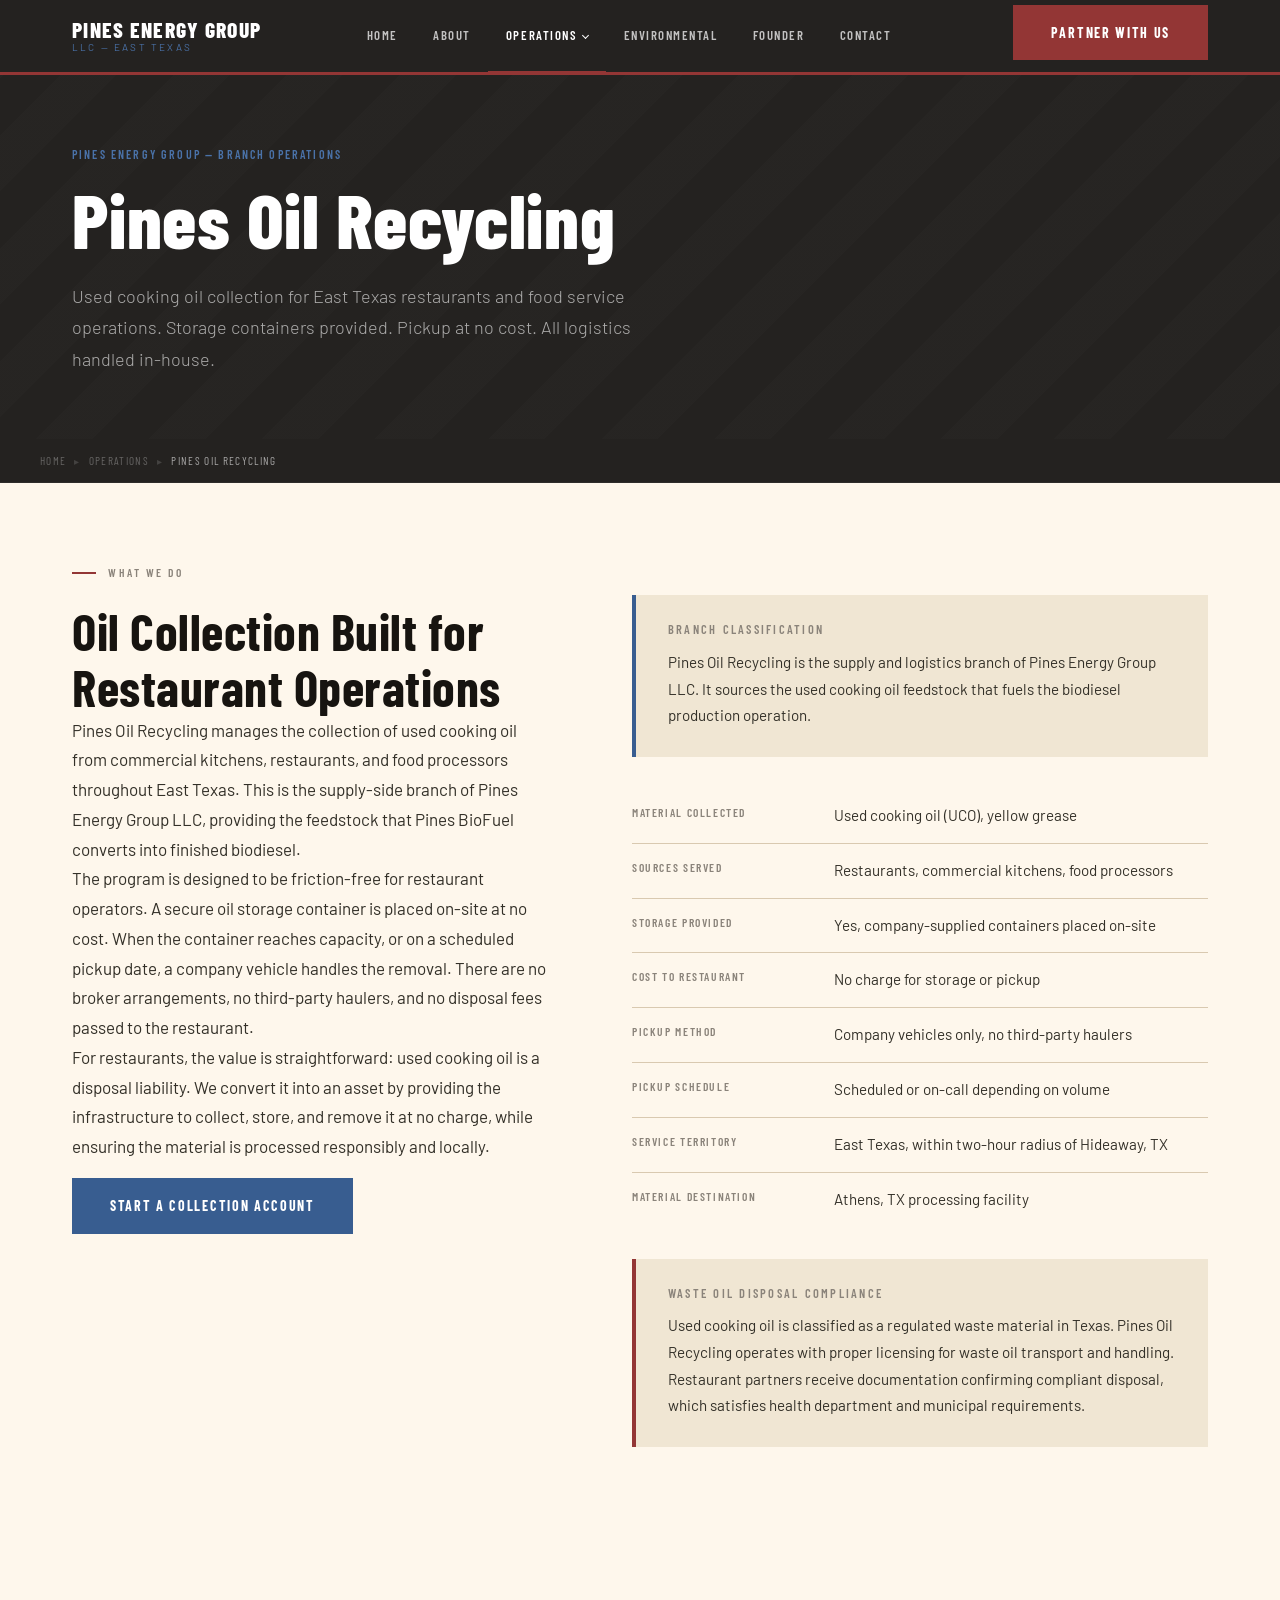
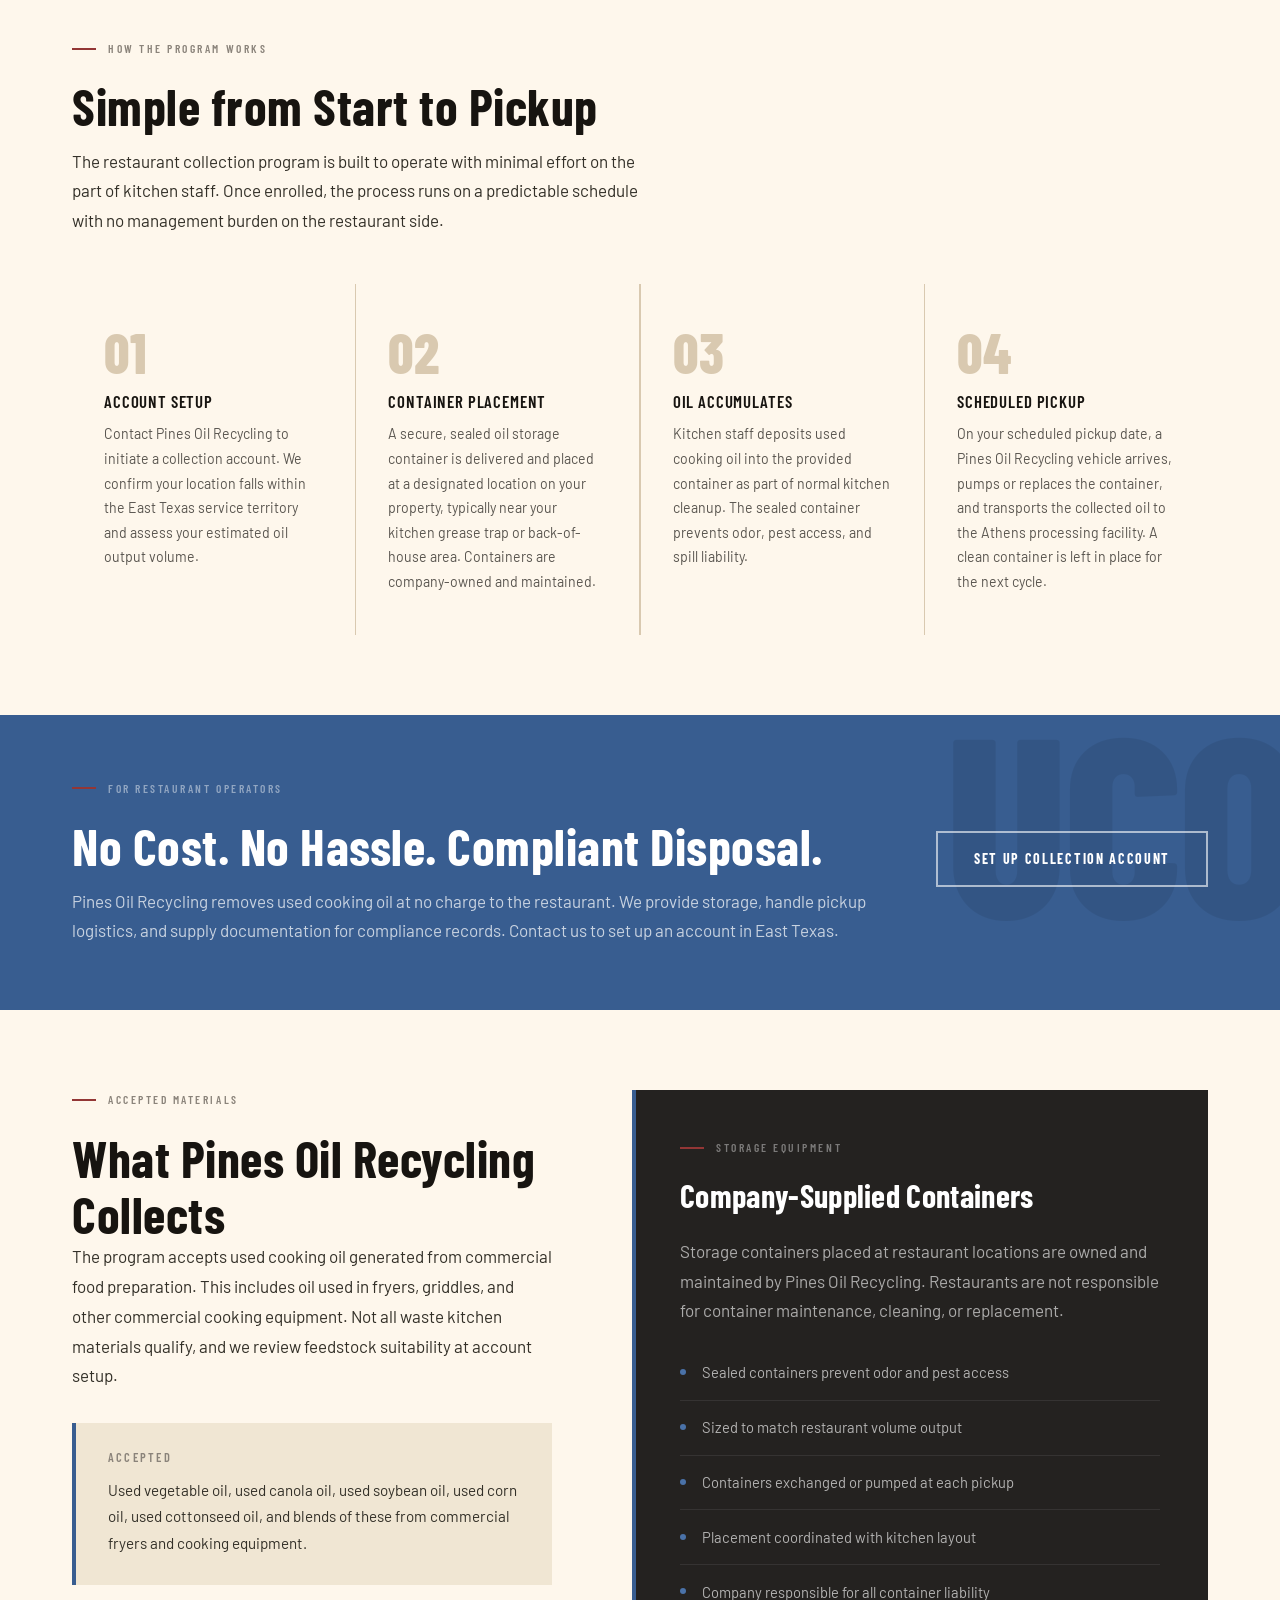
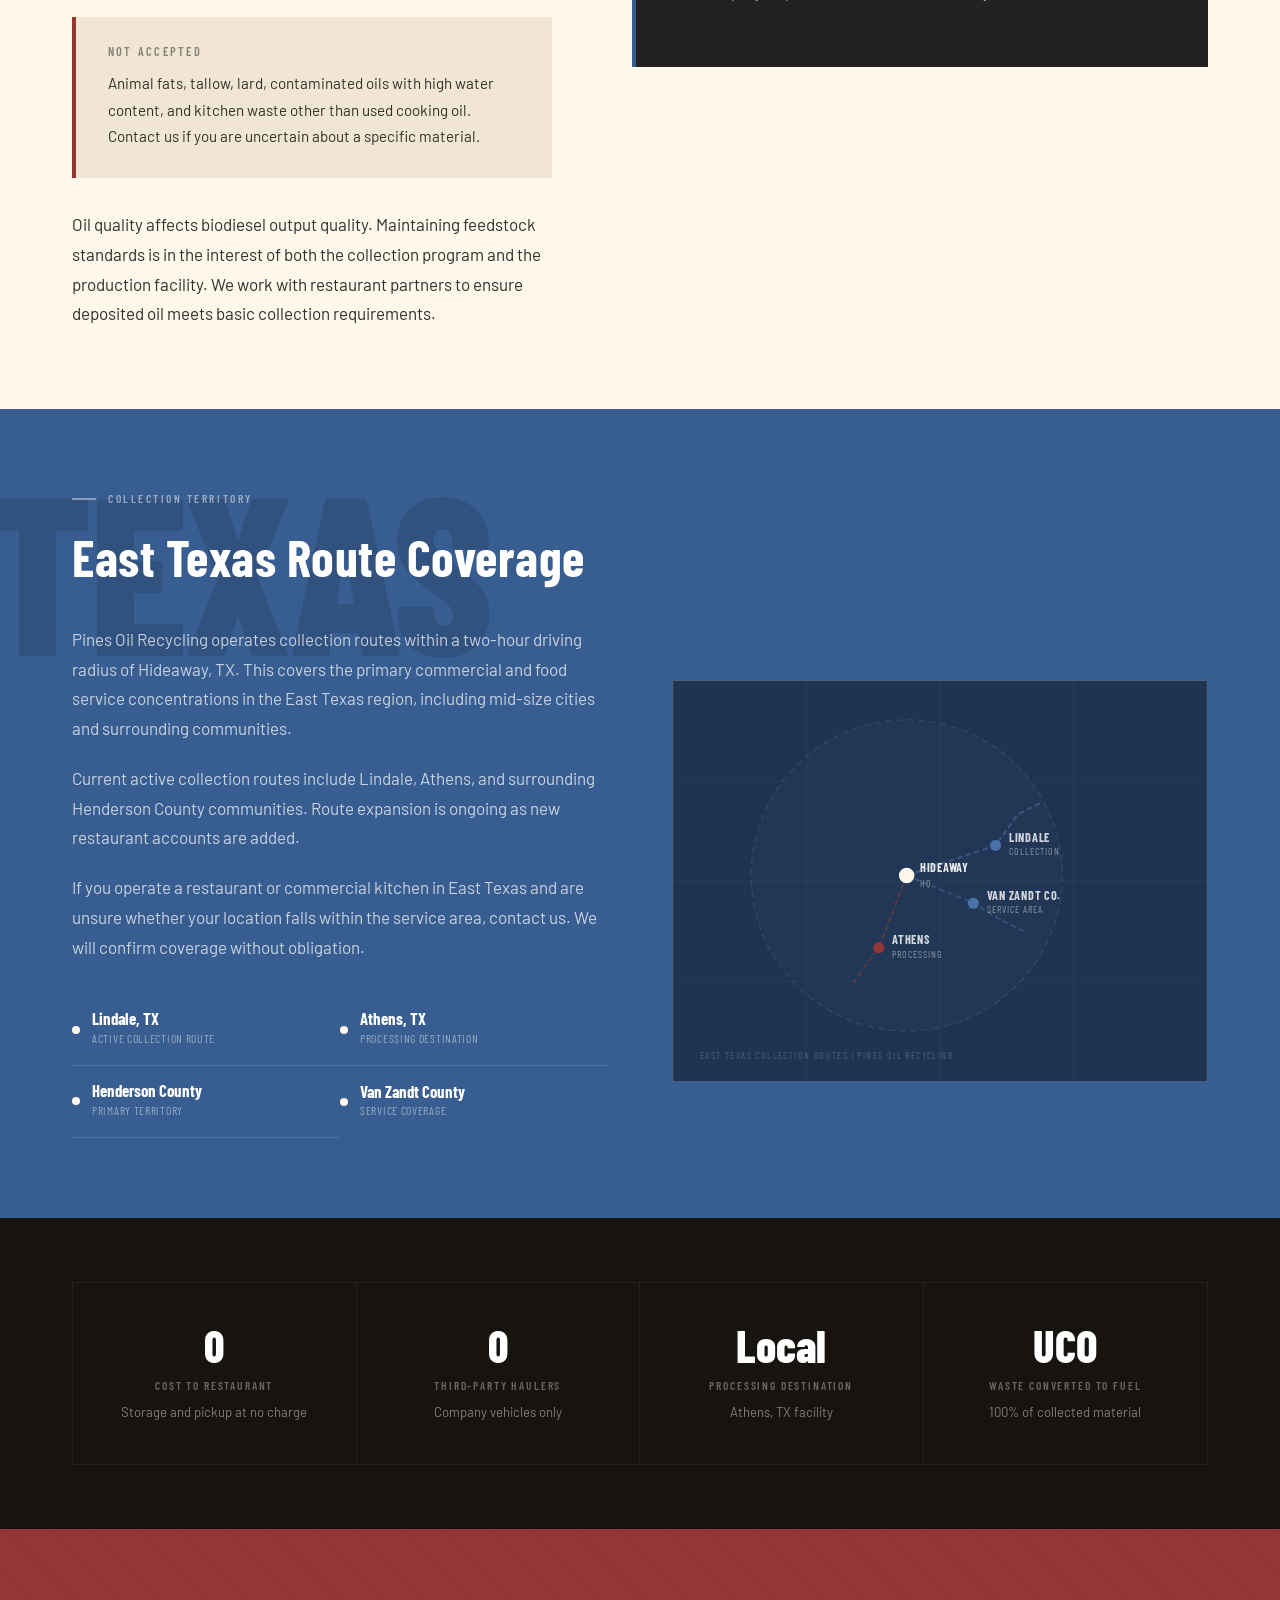
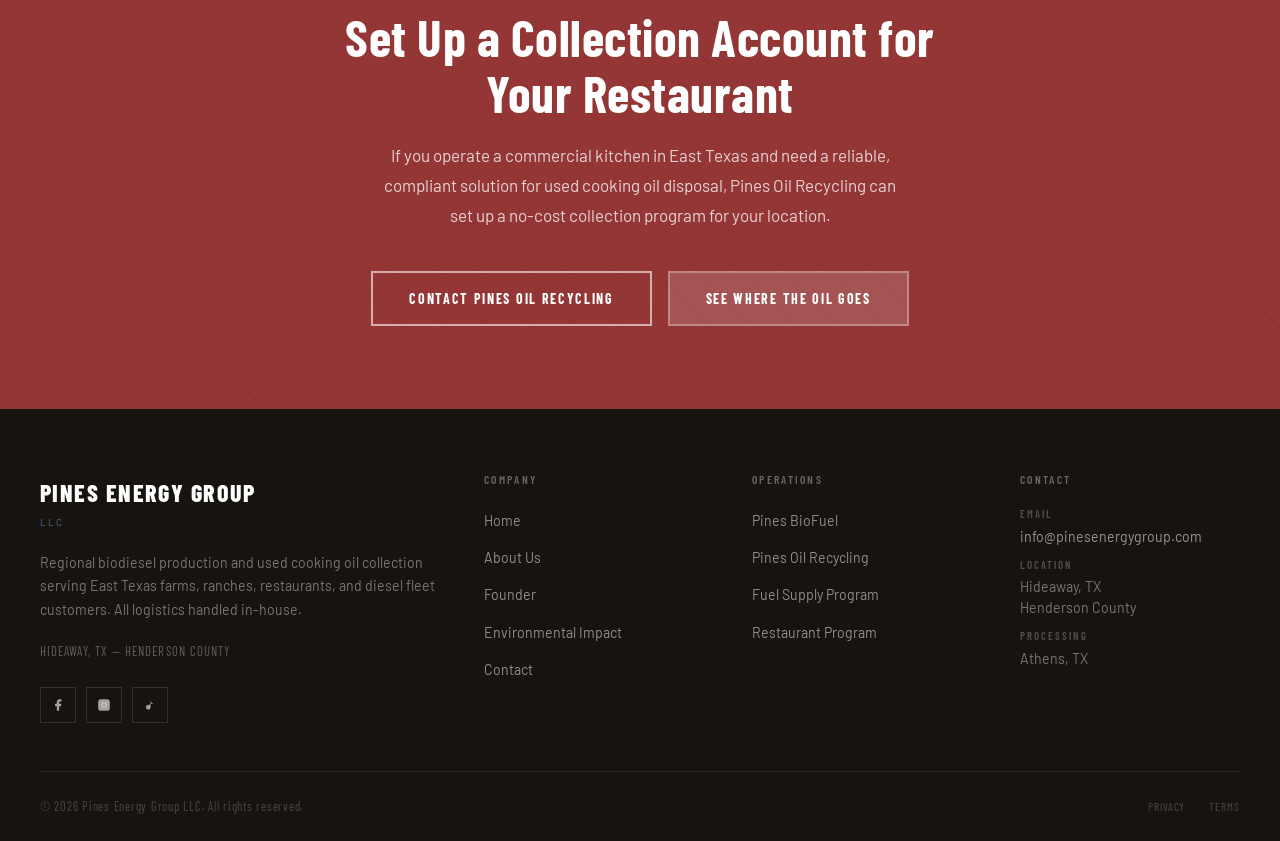
<file: recycling.html>
<!DOCTYPE html>
<html lang="en">
<head>
  <meta charset="UTF-8" />
  <meta name="viewport" content="width=device-width, initial-scale=1.0" />
  <title>Pines Oil Recycling | Used Cooking Oil Collection East Texas</title>
  <meta name="description" content="Pines Oil Recycling collects used cooking oil from restaurants across East Texas. Free storage containers, scheduled pickup, no cost to the restaurant." />
  <link rel="stylesheet" href="css/styles.css" />
</head>
<body>

<nav id="site-nav" role="navigation" aria-label="Main navigation">
  <div class="nav-inner">
    <a href="index.html" class="nav-logo" aria-label="Pines Energy Group home">
      <span class="logo-main">Pines Energy Group</span>
      <span class="logo-sub">LLC &mdash; East Texas</span>
    </a>
    <div class="nav-links">
      <a href="index.html">Home</a>
      <a href="about.html">About</a>
      <div class="nav-dropdown">
        <a href="#" class="active">Operations</a>
        <div class="dropdown-menu">
          <a href="biofuel.html">Pines BioFuel</a>
          <a href="recycling.html" class="active">Pines Oil Recycling</a>
        </div>
      </div>
      <a href="environmental.html">Environmental</a>
      <a href="founder.html">Founder</a>
      <a href="contact.html">Contact</a>
    </div>
    <div class="nav-cta">
      <a href="contact.html" class="btn btn-primary">Partner With Us</a>
    </div>
    <button class="nav-toggle" aria-label="Toggle menu" aria-expanded="false">
      <span></span><span></span><span></span>
    </button>
  </div>
</nav>

<div class="mobile-nav" role="navigation" aria-label="Mobile navigation">
  <a href="index.html">Home</a>
  <a href="about.html">About</a>
  <span class="mn-section">Operations</span>
  <a href="biofuel.html">Pines BioFuel</a>
  <a href="recycling.html">Pines Oil Recycling</a>
  <a href="environmental.html">Environmental</a>
  <a href="founder.html">Founder</a>
  <a href="contact.html">Contact</a>
</div>

<!-- PAGE HEADER -->
<div class="page-header">
  <div class="container">
    <div class="eyebrow text-upper">Pines Energy Group &mdash; Branch Operations</div>
    <h1>Pines Oil Recycling</h1>
    <p class="subtitle">Used cooking oil collection for East Texas restaurants and food service operations. Storage containers provided. Pickup at no cost. All logistics handled in-house.</p>
  </div>
</div>

<div class="breadcrumb">
  <div class="breadcrumb-inner">
    <a href="index.html">Home</a>
    <span class="bc-sep">&#9656;</span>
    <a href="about.html">Operations</a>
    <span class="bc-sep">&#9656;</span>
    <span class="bc-current">Pines Oil Recycling</span>
  </div>
</div>

<!-- INTRO -->
<section class="content-section" style="background:var(--warm-neutral);">
  <div class="container">
    <div class="content-2col">
      <div class="content-sticky">
        <div class="section-label"><span>What We Do</span></div>
        <h2>Oil Collection Built for Restaurant Operations</h2>
        <p>Pines Oil Recycling manages the collection of used cooking oil from commercial kitchens, restaurants, and food processors throughout East Texas. This is the supply-side branch of Pines Energy Group LLC, providing the feedstock that Pines BioFuel converts into finished biodiesel.</p>
        <p>The program is designed to be friction-free for restaurant operators. A secure oil storage container is placed on-site at no cost. When the container reaches capacity, or on a scheduled pickup date, a company vehicle handles the removal. There are no broker arrangements, no third-party haulers, and no disposal fees passed to the restaurant.</p>
        <p>For restaurants, the value is straightforward: used cooking oil is a disposal liability. We convert it into an asset by providing the infrastructure to collect, store, and remove it at no charge, while ensuring the material is processed responsibly and locally.</p>
        <a href="contact.html" class="btn btn-blue" style="margin-top:1rem;">Start a Collection Account</a>
      </div>
      <div>
        <div class="info-block">
          <h4>Branch Classification</h4>
          <p>Pines Oil Recycling is the supply and logistics branch of Pines Energy Group LLC. It sources the used cooking oil feedstock that fuels the biodiesel production operation.</p>
        </div>
        <table class="spec-table">
          <tr><td>Material Collected</td><td>Used cooking oil (UCO), yellow grease</td></tr>
          <tr><td>Sources Served</td><td>Restaurants, commercial kitchens, food processors</td></tr>
          <tr><td>Storage Provided</td><td>Yes, company-supplied containers placed on-site</td></tr>
          <tr><td>Cost to Restaurant</td><td>No charge for storage or pickup</td></tr>
          <tr><td>Pickup Method</td><td>Company vehicles only, no third-party haulers</td></tr>
          <tr><td>Pickup Schedule</td><td>Scheduled or on-call depending on volume</td></tr>
          <tr><td>Service Territory</td><td>East Texas, within two-hour radius of Hideaway, TX</td></tr>
          <tr><td>Material Destination</td><td>Athens, TX processing facility</td></tr>
        </table>
        <div class="info-block red">
          <h4>Waste Oil Disposal Compliance</h4>
          <p>Used cooking oil is classified as a regulated waste material in Texas. Pines Oil Recycling operates with proper licensing for waste oil transport and handling. Restaurant partners receive documentation confirming compliant disposal, which satisfies health department and municipal requirements.</p>
        </div>
      </div>
    </div>
  </div>
</section>

<!-- PICKUP PROCESS -->
<section class="pickup-process">
  <div class="container">
    <div class="section-label"><span>How the Program Works</span></div>
    <h2>Simple from Start to Pickup</h2>
    <p style="max-width:580px; margin-top:0.75rem;">The restaurant collection program is built to operate with minimal effort on the part of kitchen staff. Once enrolled, the process runs on a predictable schedule with no management burden on the restaurant side.</p>
    <div class="pickup-steps">
      <div class="pickup-step">
        <div class="ps-num">01</div>
        <h4>Account Setup</h4>
        <p>Contact Pines Oil Recycling to initiate a collection account. We confirm your location falls within the East Texas service territory and assess your estimated oil output volume.</p>
      </div>
      <div class="pickup-step">
        <div class="ps-num">02</div>
        <h4>Container Placement</h4>
        <p>A secure, sealed oil storage container is delivered and placed at a designated location on your property, typically near your kitchen grease trap or back-of-house area. Containers are company-owned and maintained.</p>
      </div>
      <div class="pickup-step">
        <div class="ps-num">03</div>
        <h4>Oil Accumulates</h4>
        <p>Kitchen staff deposits used cooking oil into the provided container as part of normal kitchen cleanup. The sealed container prevents odor, pest access, and spill liability.</p>
      </div>
      <div class="pickup-step">
        <div class="ps-num">04</div>
        <h4>Scheduled Pickup</h4>
        <p>On your scheduled pickup date, a Pines Oil Recycling vehicle arrives, pumps or replaces the container, and transports the collected oil to the Athens processing facility. A clean container is left in place for the next cycle.</p>
      </div>
    </div>
  </div>
</section>

<!-- RESTAURANT CTA -->
<section id="restaurant" class="restaurant-cta">
  <div class="container">
    <div class="restaurant-cta-inner">
      <div>
        <div class="section-label"><span style="color:rgba(255,255,255,0.45);">For Restaurant Operators</span></div>
        <h2>No Cost. No Hassle. Compliant Disposal.</h2>
        <p>Pines Oil Recycling removes used cooking oil at no charge to the restaurant. We provide storage, handle pickup logistics, and supply documentation for compliance records. Contact us to set up an account in East Texas.</p>
      </div>
      <div style="flex-shrink:0;">
        <a href="contact.html" class="btn btn-outline" style="white-space:nowrap;">Set Up Collection Account</a>
      </div>
    </div>
  </div>
</section>

<!-- WHAT WE COLLECT -->
<section style="background:var(--warm-neutral); padding:5rem 2rem;">
  <div class="container">
    <div class="content-2col">
      <div>
        <div class="section-label"><span>Accepted Materials</span></div>
        <h2>What Pines Oil Recycling Collects</h2>
        <p>The program accepts used cooking oil generated from commercial food preparation. This includes oil used in fryers, griddles, and other commercial cooking equipment. Not all waste kitchen materials qualify, and we review feedstock suitability at account setup.</p>
        <div class="info-block">
          <h4>Accepted</h4>
          <p>Used vegetable oil, used canola oil, used soybean oil, used corn oil, used cottonseed oil, and blends of these from commercial fryers and cooking equipment.</p>
        </div>
        <div class="info-block red">
          <h4>Not Accepted</h4>
          <p>Animal fats, tallow, lard, contaminated oils with high water content, and kitchen waste other than used cooking oil. Contact us if you are uncertain about a specific material.</p>
        </div>
        <p>Oil quality affects biodiesel output quality. Maintaining feedstock standards is in the interest of both the collection program and the production facility. We work with restaurant partners to ensure deposited oil meets basic collection requirements.</p>
      </div>
      <div style="background:var(--charcoal); padding:3rem; position:relative;">
        <div style="position:absolute; top:0; left:0; width:4px; height:100%; background:var(--steel-blue);"></div>
        <div class="section-label"><span style="color:rgba(255,255,255,0.4);">Storage Equipment</span></div>
        <h3 style="color:#fff; margin-bottom:1.5rem;">Company-Supplied Containers</h3>
        <p style="color:rgba(255,255,255,0.62); margin-bottom:1.25rem;">Storage containers placed at restaurant locations are owned and maintained by Pines Oil Recycling. Restaurants are not responsible for container maintenance, cleaning, or replacement.</p>
        <ul class="about-panel-list">
          <li><div class="apl-dot" style="background:var(--steel-blue-lt);"></div><span>Sealed containers prevent odor and pest access</span></li>
          <li><div class="apl-dot" style="background:var(--steel-blue-lt);"></div><span>Sized to match restaurant volume output</span></li>
          <li><div class="apl-dot" style="background:var(--steel-blue-lt);"></div><span>Containers exchanged or pumped at each pickup</span></li>
          <li><div class="apl-dot" style="background:var(--steel-blue-lt);"></div><span>Placement coordinated with kitchen layout</span></li>
          <li><div class="apl-dot" style="background:var(--steel-blue-lt);"></div><span>Company responsible for all container liability</span></li>
        </ul>
      </div>
    </div>
  </div>
</section>

<!-- SERVICE AREA MAP SECTION -->
<section class="service-area">
  <div class="container">
    <div class="section-label"><span>Collection Territory</span></div>
    <h2>East Texas Route Coverage</h2>
    <div class="sa-grid">
      <div class="sa-text">
        <p>Pines Oil Recycling operates collection routes within a two-hour driving radius of Hideaway, TX. This covers the primary commercial and food service concentrations in the East Texas region, including mid-size cities and surrounding communities.</p>
        <p>Current active collection routes include Lindale, Athens, and surrounding Henderson County communities. Route expansion is ongoing as new restaurant accounts are added.</p>
        <p>If you operate a restaurant or commercial kitchen in East Texas and are unsure whether your location falls within the service area, contact us. We will confirm coverage without obligation.</p>
        <div class="location-list">
          <div class="location-item"><div class="location-dot"></div><div><strong>Lindale, TX</strong><small>Active Collection Route</small></div></div>
          <div class="location-item"><div class="location-dot"></div><div><strong>Athens, TX</strong><small>Processing Destination</small></div></div>
          <div class="location-item"><div class="location-dot"></div><div><strong>Henderson County</strong><small>Primary Territory</small></div></div>
          <div class="location-item"><div class="location-dot"></div><div><strong>Van Zandt County</strong><small>Service Coverage</small></div></div>
        </div>
      </div>
      <div class="sa-map">
        <svg class="map-graphic" viewBox="0 0 480 360" xmlns="http://www.w3.org/2000/svg" aria-label="East Texas collection route map">
          <rect width="480" height="360" fill="rgba(0,0,0,0.3)"/>
          <line x1="0" y1="90" x2="480" y2="90" stroke="rgba(255,255,255,0.04)" stroke-width="1"/>
          <line x1="0" y1="180" x2="480" y2="180" stroke="rgba(255,255,255,0.04)" stroke-width="1"/>
          <line x1="0" y1="270" x2="480" y2="270" stroke="rgba(255,255,255,0.04)" stroke-width="1"/>
          <line x1="120" y1="0" x2="120" y2="360" stroke="rgba(255,255,255,0.04)" stroke-width="1"/>
          <line x1="240" y1="0" x2="240" y2="360" stroke="rgba(255,255,255,0.04)" stroke-width="1"/>
          <line x1="360" y1="0" x2="360" y2="360" stroke="rgba(255,255,255,0.04)" stroke-width="1"/>
          <circle cx="210" cy="175" r="140" fill="rgba(56,93,144,0.08)" stroke="rgba(255,255,255,0.1)" stroke-width="1" stroke-dasharray="6 4"/>
          <!-- Route paths -->
          <polyline points="210,175 290,148 310,120 330,110" stroke="rgba(74,114,168,0.5)" stroke-width="2" fill="none" stroke-dasharray="5 3"/>
          <polyline points="210,175 185,240 170,260 160,275" stroke="rgba(147,54,53,0.5)" stroke-width="2" fill="none" stroke-dasharray="5 3"/>
          <polyline points="210,175 270,200 295,215 315,225" stroke="rgba(74,114,168,0.4)" stroke-width="2" fill="none" stroke-dasharray="5 3"/>
          <!-- HQ -->
          <circle cx="210" cy="175" r="7" fill="#fef7ec"/>
          <text x="222" y="172" font-family="'Barlow Condensed',sans-serif" font-size="11" font-weight="700" fill="rgba(255,255,255,0.9)" letter-spacing="0.06em">HIDEAWAY</text>
          <text x="222" y="185" font-family="'Barlow Condensed',sans-serif" font-size="9" fill="rgba(255,255,255,0.45)" letter-spacing="0.1em">HQ</text>
          <!-- Lindale -->
          <circle cx="290" cy="148" r="5" fill="#4a72a8"/>
          <text x="302" y="145" font-family="'Barlow Condensed',sans-serif" font-size="11" font-weight="700" fill="rgba(255,255,255,0.8)" letter-spacing="0.06em">LINDALE</text>
          <text x="302" y="157" font-family="'Barlow Condensed',sans-serif" font-size="9" fill="rgba(255,255,255,0.45)" letter-spacing="0.1em">COLLECTION</text>
          <!-- Athens -->
          <circle cx="185" cy="240" r="5" fill="#933635"/>
          <text x="197" y="237" font-family="'Barlow Condensed',sans-serif" font-size="11" font-weight="700" fill="rgba(255,255,255,0.8)" letter-spacing="0.06em">ATHENS</text>
          <text x="197" y="249" font-family="'Barlow Condensed',sans-serif" font-size="9" fill="rgba(255,255,255,0.45)" letter-spacing="0.1em">PROCESSING</text>
          <!-- Van Zandt -->
          <circle cx="270" cy="200" r="5" fill="#4a72a8"/>
          <text x="282" y="197" font-family="'Barlow Condensed',sans-serif" font-size="11" font-weight="700" fill="rgba(255,255,255,0.8)" letter-spacing="0.06em">VAN ZANDT CO.</text>
          <text x="282" y="209" font-family="'Barlow Condensed',sans-serif" font-size="9" fill="rgba(255,255,255,0.45)" letter-spacing="0.1em">SERVICE AREA</text>
          <text x="24" y="340" font-family="'Barlow Condensed',sans-serif" font-size="9" fill="rgba(255,255,255,0.2)" letter-spacing="0.14em">EAST TEXAS COLLECTION ROUTES  |  PINES OIL RECYCLING</text>
        </svg>
      </div>
    </div>
  </div>
</section>

<!-- CREDIBILITY -->
<section class="credibility-strip">
  <div class="container">
    <div class="cred-grid">
      <div class="cred-item">
        <div class="cred-num">0</div>
        <div class="cred-label">Cost to Restaurant</div>
        <div class="cred-sub">Storage and pickup at no charge</div>
      </div>
      <div class="cred-item">
        <div class="cred-num">0</div>
        <div class="cred-label">Third-Party Haulers</div>
        <div class="cred-sub">Company vehicles only</div>
      </div>
      <div class="cred-item">
        <div class="cred-num">Local</div>
        <div class="cred-label">Processing Destination</div>
        <div class="cred-sub">Athens, TX facility</div>
      </div>
      <div class="cred-item">
        <div class="cred-num">UCO</div>
        <div class="cred-label">Waste Converted to Fuel</div>
        <div class="cred-sub">100% of collected material</div>
      </div>
    </div>
  </div>
</section>

<!-- CTA -->
<section class="cta-section">
  <div class="container">
    <h2>Set Up a Collection Account for Your Restaurant</h2>
    <p>If you operate a commercial kitchen in East Texas and need a reliable, compliant solution for used cooking oil disposal, Pines Oil Recycling can set up a no-cost collection program for your location.</p>
    <div style="display:flex; gap:1rem; justify-content:center; flex-wrap:wrap;">
      <a href="contact.html" class="btn btn-outline">Contact Pines Oil Recycling</a>
      <a href="biofuel.html" class="btn" style="background:rgba(255,255,255,0.15);color:#fff;border:2px solid rgba(255,255,255,0.3);">See Where the Oil Goes</a>
    </div>
  </div>
</section>

<!-- FOOTER -->
<footer id="site-footer">
  <div class="footer-grid">
    <div class="footer-brand">
      <div class="logo-main">Pines Energy Group</div>
      <div class="logo-sub">LLC</div>
      <p>Regional biodiesel production and used cooking oil collection serving East Texas farms, ranches, restaurants, and diesel fleet customers. All logistics handled in-house.</p>
      <div class="f-location">Hideaway, TX &mdash; Henderson County</div>
      <div class="footer-social">
        <a href="#" aria-label="Facebook"><svg viewBox="0 0 24 24" xmlns="http://www.w3.org/2000/svg"><path d="M18 2h-3a5 5 0 00-5 5v3H7v4h3v8h4v-8h3l1-4h-4V7a1 1 0 011-1h3z"/></svg></a>
        <a href="#" aria-label="Instagram"><svg viewBox="0 0 24 24" xmlns="http://www.w3.org/2000/svg"><rect x="2" y="2" width="20" height="20" rx="5" ry="5"/><path d="M16 11.37A4 4 0 1112.63 8 4 4 0 0116 11.37z" fill="none" stroke="rgba(255,255,255,0.6)" stroke-width="1.5"/><line x1="17.5" y1="6.5" x2="17.51" y2="6.5" stroke="rgba(255,255,255,0.6)" stroke-width="1.5" stroke-linecap="round"/></svg></a>
        <a href="#" aria-label="TikTok"><svg viewBox="0 0 24 24" xmlns="http://www.w3.org/2000/svg"><path d="M9 12a4 4 0 104 4V4a5 5 0 005 5"/></svg></a>
      </div>
    </div>
    <div class="footer-col">
      <h5>Company</h5>
      <ul>
        <li><a href="index.html">Home</a></li>
        <li><a href="about.html">About Us</a></li>
        <li><a href="founder.html">Founder</a></li>
        <li><a href="environmental.html">Environmental Impact</a></li>
        <li><a href="contact.html">Contact</a></li>
      </ul>
    </div>
    <div class="footer-col">
      <h5>Operations</h5>
      <ul>
        <li><a href="biofuel.html">Pines BioFuel</a></li>
        <li><a href="recycling.html">Pines Oil Recycling</a></li>
        <li><a href="biofuel.html#supply">Fuel Supply Program</a></li>
        <li><a href="recycling.html#restaurant">Restaurant Program</a></li>
      </ul>
    </div>
    <div class="footer-col">
      <h5>Contact</h5>
      <div class="fc-contact"><strong>Email</strong><a href="mailto:info@pinesenergygroup.com">info@pinesenergygroup.com</a></div>
      <div class="fc-contact"><strong>Location</strong>Hideaway, TX<br/>Henderson County</div>
      <div class="fc-contact"><strong>Processing</strong>Athens, TX</div>
    </div>
  </div>
  <div class="footer-bottom">
    <p>&copy; 2026 Pines Energy Group LLC. All rights reserved.</p>
    <div class="fb-right"><a href="#">Privacy</a><a href="#">Terms</a></div>
  </div>
</footer>

<script src="js/main.js"></script>
</body>
</html>
</file>
<file: css/styles.css>
/* ============================================================
   PINES ENERGY GROUP LLC - Industrial Design System
   ============================================================ */

@import url('https://fonts.googleapis.com/css2?family=Barlow+Condensed:wght@400;500;600;700;800&family=Barlow:wght@300;400;500;600&family=Libre+Baskerville:ital,wght@0,400;0,700;1,400&display=swap');

/* ---- CSS Variables ---------------------------------------- */
:root {
  --steel-blue:     #385d90;
  --steel-blue-dk:  #2a4870;
  --steel-blue-lt:  #4a72a8;
  --industrial-red: #933635;
  --red-dk:         #742a29;
  --red-lt:         #b04544;
  --warm-neutral:   #fef7ec;
  --warm-mid:       #f0e6d3;
  --warm-dark:      #d9c9b0;
  --ink:            #171410;
  --charcoal:       #242220;
  --mid-dark:       #333028;
  --mid:            #5a5650;
  --muted:          #8a837a;
  --rule:           rgba(255,255,255,0.08);
  --rule-light:     rgba(0,0,0,0.10);
  --font-display:   'Barlow Condensed', sans-serif;
  --font-body:      'Barlow', sans-serif;
  --font-serif:     'Libre Baskerville', serif;
  --transition:     0.22s cubic-bezier(0.4, 0, 0.2, 1);
  --max-w:          1200px;
  --section-pad:    5rem 2rem;
}

/* ---- Reset & Base ----------------------------------------- */
*, *::before, *::after { box-sizing: border-box; margin: 0; padding: 0; }

html {
  scroll-behavior: smooth;
  font-size: 16px;
}

body {
  font-family: var(--font-body);
  background: var(--warm-neutral);
  color: var(--ink);
  line-height: 1.7;
  -webkit-font-smoothing: antialiased;
}

img { display: block; max-width: 100%; }
a { color: inherit; text-decoration: none; }
ul { list-style: none; }

/* ---- Typography ------------------------------------------- */
h1, h2, h3, h4, h5 {
  font-family: var(--font-display);
  font-weight: 700;
  line-height: 1.1;
  letter-spacing: 0.01em;
}

h1 { font-size: clamp(2.6rem, 6vw, 5.2rem); font-weight: 800; }
h2 { font-size: clamp(2rem, 4vw, 3.4rem); }
h3 { font-size: clamp(1.4rem, 2.5vw, 2rem); }
h4 { font-size: 1.25rem; font-weight: 600; }

p {
  font-size: 1.0625rem;
  line-height: 1.75;
  color: var(--mid-dark);
}

.text-upper {
  font-family: var(--font-display);
  font-size: 0.75rem;
  font-weight: 600;
  letter-spacing: 0.18em;
  text-transform: uppercase;
}

/* ---- Utility Classes -------------------------------------- */
.container  { max-width: var(--max-w); margin: 0 auto; padding: 0 2rem; }
.section    { padding: var(--section-pad); }
.on-dark p  { color: rgba(255,255,255,0.78); }
.on-dark    { color: #fff; }

.flex       { display: flex; }
.flex-center{ display: flex; align-items: center; justify-content: center; }
.grid-2     { display: grid; grid-template-columns: repeat(2, 1fr); gap: 3rem; }
.grid-3     { display: grid; grid-template-columns: repeat(3, 1fr); gap: 2rem; }
.grid-4     { display: grid; grid-template-columns: repeat(4, 1fr); gap: 1.5rem; }

.accent-line {
  display: block;
  width: 48px;
  height: 4px;
  background: var(--industrial-red);
  margin: 1rem 0 1.5rem;
}
.accent-line.blue { background: var(--steel-blue); }
.accent-line.center { margin: 1rem auto 1.5rem; }

/* ---- Buttons ---------------------------------------------- */
.btn {
  display: inline-block;
  font-family: var(--font-display);
  font-size: 0.875rem;
  font-weight: 700;
  letter-spacing: 0.12em;
  text-transform: uppercase;
  padding: 0.875rem 2.25rem;
  border: 2px solid transparent;
  cursor: pointer;
  transition: var(--transition);
  position: relative;
  overflow: hidden;
}

.btn-primary {
  background: var(--industrial-red);
  color: #fff;
  border-color: var(--industrial-red);
}
.btn-primary:hover {
  background: var(--red-dk);
  border-color: var(--red-dk);
}

.btn-outline {
  background: transparent;
  color: #fff;
  border-color: rgba(255,255,255,0.6);
}
.btn-outline:hover {
  background: rgba(255,255,255,0.12);
  border-color: #fff;
}

.btn-outline-dark {
  background: transparent;
  color: var(--ink);
  border-color: var(--ink);
}
.btn-outline-dark:hover {
  background: var(--ink);
  color: var(--warm-neutral);
}

.btn-blue {
  background: var(--steel-blue);
  color: #fff;
  border-color: var(--steel-blue);
}
.btn-blue:hover {
  background: var(--steel-blue-dk);
  border-color: var(--steel-blue-dk);
}

/* ---- Navigation ------------------------------------------- */
#site-nav {
  position: fixed;
  top: 0; left: 0; right: 0;
  z-index: 1000;
  background: var(--charcoal);
  border-bottom: 3px solid var(--industrial-red);
  transition: box-shadow var(--transition);
}
#site-nav.scrolled {
  box-shadow: 0 4px 24px rgba(0,0,0,0.45);
}

.nav-inner {
  max-width: var(--max-w);
  margin: 0 auto;
  padding: 0 2rem;
  display: flex;
  align-items: center;
  justify-content: space-between;
  height: 72px;
}

.nav-logo {
  display: flex;
  flex-direction: column;
  gap: 0;
}
.nav-logo .logo-main {
  font-family: var(--font-display);
  font-size: 1.35rem;
  font-weight: 800;
  letter-spacing: 0.06em;
  text-transform: uppercase;
  color: #fff;
  line-height: 1;
}
.nav-logo .logo-sub {
  font-family: var(--font-body);
  font-size: 0.62rem;
  font-weight: 400;
  letter-spacing: 0.22em;
  text-transform: uppercase;
  color: var(--steel-blue-lt);
  line-height: 1;
  margin-top: 2px;
}

.nav-links {
  display: flex;
  align-items: center;
  gap: 0;
}

.nav-links a {
  font-family: var(--font-display);
  font-size: 0.8rem;
  font-weight: 600;
  letter-spacing: 0.12em;
  text-transform: uppercase;
  color: rgba(255,255,255,0.72);
  padding: 0 1.1rem;
  height: 72px;
  display: flex;
  align-items: center;
  border-bottom: 3px solid transparent;
  margin-bottom: -3px;
  transition: color var(--transition), border-color var(--transition);
}
.nav-links a:hover,
.nav-links a.active {
  color: #fff;
  border-bottom-color: var(--industrial-red);
}

.nav-dropdown {
  position: relative;
}
.nav-dropdown > a::after {
  content: '';
  display: inline-block;
  width: 5px;
  height: 5px;
  border-right: 1.5px solid currentColor;
  border-bottom: 1.5px solid currentColor;
  transform: rotate(45deg);
  margin-left: 6px;
  margin-bottom: 2px;
}

.dropdown-menu {
  position: absolute;
  top: 100%;
  left: 0;
  background: var(--ink);
  border-top: 2px solid var(--industrial-red);
  min-width: 210px;
  opacity: 0;
  pointer-events: none;
  transform: translateY(-6px);
  transition: opacity var(--transition), transform var(--transition);
  z-index: 100;
}
.nav-dropdown:hover .dropdown-menu {
  opacity: 1;
  pointer-events: all;
  transform: translateY(0);
}
.dropdown-menu a {
  display: block;
  height: auto;
  padding: 0.85rem 1.4rem;
  border-bottom: 1px solid var(--rule);
  font-size: 0.75rem;
  color: rgba(255,255,255,0.78);
  margin-bottom: 0;
}
.dropdown-menu a:hover {
  color: #fff;
  background: rgba(255,255,255,0.04);
  border-bottom-color: var(--rule);
}
.dropdown-menu a:last-child { border-bottom: none; }

.nav-cta { margin-left: 1rem; }

/* Hamburger */
.nav-toggle {
  display: none;
  flex-direction: column;
  gap: 5px;
  background: none;
  border: none;
  cursor: pointer;
  padding: 4px;
}
.nav-toggle span {
  display: block;
  width: 26px;
  height: 2px;
  background: #fff;
  transition: var(--transition);
}

/* ---- Page Header (inner pages) ---------------------------- */
.page-header {
  padding: 9rem 2rem 4rem;
  background: var(--charcoal);
  position: relative;
  overflow: hidden;
}
.page-header::before {
  content: '';
  position: absolute;
  inset: 0;
  background: repeating-linear-gradient(
    -45deg,
    transparent,
    transparent 40px,
    rgba(255,255,255,0.012) 40px,
    rgba(255,255,255,0.012) 80px
  );
}
.page-header .container { position: relative; z-index: 1; }
.page-header .eyebrow {
  color: var(--steel-blue-lt);
  margin-bottom: 0.75rem;
}
.page-header h1 { color: #fff; max-width: 720px; }
.page-header .subtitle {
  color: rgba(255,255,255,0.62);
  font-size: 1.125rem;
  margin-top: 1.25rem;
  max-width: 600px;
  font-family: var(--font-body);
  font-weight: 300;
}

/* ---- Hero Section ----------------------------------------- */
.hero {
  min-height: 100vh;
  background: var(--ink);
  position: relative;
  display: flex;
  align-items: center;
  overflow: hidden;
  padding-top: 72px;
}

.hero-bg-pattern {
  position: absolute;
  inset: 0;
  background:
    repeating-linear-gradient(
      0deg,
      transparent,
      transparent 59px,
      rgba(255,255,255,0.025) 59px,
      rgba(255,255,255,0.025) 60px
    ),
    repeating-linear-gradient(
      90deg,
      transparent,
      transparent 59px,
      rgba(255,255,255,0.025) 59px,
      rgba(255,255,255,0.025) 60px
    );
}

.hero-accent-bar {
  position: absolute;
  top: 0; left: 0; right: 0;
  height: 3px;
  background: var(--industrial-red);
}

.hero-side-text {
  position: absolute;
  right: -20px;
  top: 50%;
  transform: translateY(-50%) rotate(90deg);
  font-family: var(--font-display);
  font-size: 0.65rem;
  letter-spacing: 0.4em;
  text-transform: uppercase;
  color: rgba(255,255,255,0.15);
  white-space: nowrap;
}

.hero-content {
  position: relative;
  z-index: 2;
  max-width: var(--max-w);
  margin: 0 auto;
  padding: 5rem 2rem;
  width: 100%;
}

.hero-eyebrow {
  display: flex;
  align-items: center;
  gap: 1rem;
  margin-bottom: 1.75rem;
}
.hero-eyebrow::before {
  content: '';
  display: block;
  width: 36px;
  height: 2px;
  background: var(--industrial-red);
}
.hero-eyebrow span {
  font-family: var(--font-display);
  font-size: 0.72rem;
  font-weight: 600;
  letter-spacing: 0.25em;
  text-transform: uppercase;
  color: var(--steel-blue-lt);
}

.hero h1 {
  color: #fff;
  max-width: 820px;
  line-height: 1.0;
}
.hero h1 em {
  font-style: normal;
  color: var(--industrial-red);
}

.hero-desc {
  color: rgba(255,255,255,0.65);
  font-size: 1.15rem;
  max-width: 560px;
  margin: 1.75rem 0 2.5rem;
  font-weight: 300;
  line-height: 1.7;
}

.hero-actions {
  display: flex;
  gap: 1rem;
  flex-wrap: wrap;
}

.hero-stats {
  display: grid;
  grid-template-columns: repeat(3, 1fr);
  gap: 0;
  margin-top: 5rem;
  border-top: 1px solid var(--rule);
  padding-top: 2.5rem;
  max-width: 640px;
}
.hero-stat {
  padding-right: 2.5rem;
  border-right: 1px solid var(--rule);
}
.hero-stat:last-child {
  border-right: none;
  padding-right: 0;
  padding-left: 2.5rem;
}
.hero-stat:nth-child(2) { padding-left: 2.5rem; }
.hero-stat .num {
  font-family: var(--font-display);
  font-size: 2.4rem;
  font-weight: 800;
  color: #fff;
  line-height: 1;
}
.hero-stat .label {
  font-size: 0.72rem;
  letter-spacing: 0.12em;
  text-transform: uppercase;
  color: rgba(255,255,255,0.42);
  margin-top: 0.35rem;
  font-family: var(--font-display);
}

/* ---- Section Labels --------------------------------------- */
.section-label {
  display: flex;
  align-items: center;
  gap: 0.75rem;
  margin-bottom: 1.25rem;
}
.section-label::before {
  content: '';
  display: block;
  width: 24px;
  height: 2px;
  background: var(--industrial-red);
}
.section-label span {
  font-family: var(--font-display);
  font-size: 0.72rem;
  font-weight: 600;
  letter-spacing: 0.22em;
  text-transform: uppercase;
  color: var(--muted);
}

/* ---- Pipeline Section ------------------------------------- */
.pipeline-section {
  background: var(--warm-neutral);
  padding: 5rem 2rem;
}

.pipeline-header {
  text-align: center;
  max-width: 680px;
  margin: 0 auto 4rem;
}

.pipeline-grid {
  display: grid;
  grid-template-columns: 1fr 80px 1fr;
  gap: 0;
  align-items: start;
  max-width: 960px;
  margin: 0 auto;
}

.pipeline-divider {
  display: flex;
  flex-direction: column;
  align-items: center;
  gap: 0;
  padding-top: 2.5rem;
}
.pipeline-divider .v-line {
  width: 1px;
  height: 60px;
  background: var(--warm-dark);
}
.pipeline-divider .icon {
  width: 48px;
  height: 48px;
  border-radius: 50%;
  background: var(--charcoal);
  display: flex;
  align-items: center;
  justify-content: center;
  flex-shrink: 0;
}
.pipeline-divider .icon svg {
  width: 22px;
  height: 22px;
  fill: var(--warm-neutral);
}

.pipeline-card {
  background: #fff;
  border: 1px solid var(--warm-dark);
  padding: 2.5rem;
  position: relative;
}
.pipeline-card.supply { border-left: 4px solid var(--steel-blue); }
.pipeline-card.demand { border-left: 4px solid var(--industrial-red); }
.pipeline-card .pc-label {
  font-family: var(--font-display);
  font-size: 0.68rem;
  font-weight: 600;
  letter-spacing: 0.2em;
  text-transform: uppercase;
  color: var(--muted);
  margin-bottom: 0.5rem;
}
.pipeline-card h3 { margin-bottom: 1rem; }
.pipeline-card .supply-label { color: var(--steel-blue); }
.pipeline-card .demand-label { color: var(--industrial-red); }
.pipeline-card p { font-size: 0.975rem; margin-bottom: 1.5rem; }
.pipeline-card .feature-list li {
  font-size: 0.9rem;
  padding: 0.5rem 0;
  border-bottom: 1px solid var(--warm-dark);
  display: flex;
  gap: 0.75rem;
  align-items: flex-start;
  color: var(--mid-dark);
}
.pipeline-card .feature-list li::before {
  content: '';
  display: block;
  width: 6px;
  height: 6px;
  border-radius: 50%;
  background: var(--industrial-red);
  margin-top: 0.55rem;
  flex-shrink: 0;
}
.pipeline-card.supply .feature-list li::before { background: var(--steel-blue); }
.pipeline-card .feature-list li:last-child { border-bottom: none; }

/* ---- Operations Section ----------------------------------- */
.operations-section {
  background: var(--charcoal);
  padding: 5rem 2rem;
  position: relative;
  overflow: hidden;
}
.operations-section::after {
  content: 'OPERATIONS';
  position: absolute;
  right: -1rem;
  bottom: 1rem;
  font-family: var(--font-display);
  font-size: 9rem;
  font-weight: 800;
  color: rgba(255,255,255,0.03);
  white-space: nowrap;
  letter-spacing: 0.1em;
  pointer-events: none;
}

.ops-grid {
  display: grid;
  grid-template-columns: 1fr 1fr;
  gap: 4rem;
  align-items: center;
}

.ops-content h2 { color: #fff; }
.ops-content p { color: rgba(255,255,255,0.68); margin-bottom: 1.25rem; }

.ops-list { margin-top: 2rem; }
.ops-list li {
  display: flex;
  gap: 1.25rem;
  padding: 1.2rem 0;
  border-bottom: 1px solid var(--rule);
  align-items: flex-start;
}
.ops-list li:last-child { border-bottom: none; }
.ops-list .ops-num {
  font-family: var(--font-display);
  font-size: 1.6rem;
  font-weight: 800;
  color: var(--industrial-red);
  line-height: 1;
  min-width: 2.5rem;
  opacity: 0.7;
}
.ops-list .ops-text strong {
  display: block;
  font-family: var(--font-display);
  font-size: 1rem;
  font-weight: 600;
  color: #fff;
  margin-bottom: 0.2rem;
  text-transform: uppercase;
  letter-spacing: 0.04em;
}
.ops-list .ops-text span {
  font-size: 0.9rem;
  color: rgba(255,255,255,0.52);
}

.ops-panel {
  display: grid;
  grid-template-columns: 1fr 1fr;
  gap: 1.5px;
  background: var(--rule);
}
.ops-tile {
  background: var(--mid-dark);
  padding: 2rem 1.75rem;
  position: relative;
}
.ops-tile::before {
  content: '';
  position: absolute;
  top: 0; left: 0;
  width: 3px;
  height: 100%;
  background: var(--steel-blue);
}
.ops-tile.red::before { background: var(--industrial-red); }
.ops-tile .tile-num {
  font-family: var(--font-display);
  font-size: 3rem;
  font-weight: 800;
  color: rgba(255,255,255,0.08);
  line-height: 1;
  margin-bottom: 0.75rem;
}
.ops-tile h4 {
  font-family: var(--font-display);
  font-size: 1.05rem;
  color: #fff;
  text-transform: uppercase;
  letter-spacing: 0.06em;
  margin-bottom: 0.5rem;
}
.ops-tile p {
  font-size: 0.88rem;
  color: rgba(255,255,255,0.5);
  line-height: 1.5;
}

/* ---- Branches Cards --------------------------------------- */
.branches-section {
  background: var(--warm-neutral);
  padding: 5rem 2rem;
}

.branches-grid {
  display: grid;
  grid-template-columns: repeat(2, 1fr);
  gap: 2px;
  background: var(--warm-dark);
  margin-top: 3rem;
}

.branch-card {
  background: var(--warm-neutral);
  padding: 3rem 2.5rem;
  position: relative;
  overflow: hidden;
  transition: background var(--transition);
}
.branch-card::after {
  content: '';
  position: absolute;
  top: 0; left: 0;
  width: 100%;
  height: 4px;
}
.branch-card.biofuel::after { background: var(--industrial-red); }
.branch-card.recycling::after { background: var(--steel-blue); }
.branch-card:hover { background: #fff; }

.branch-icon {
  width: 56px;
  height: 56px;
  margin-bottom: 1.75rem;
  position: relative;
}
.branch-icon .bi-bg {
  width: 100%;
  height: 100%;
  position: absolute;
  top: 0; left: 0;
  opacity: 0.12;
}
.branch-card.biofuel .branch-icon .bi-bg { background: var(--industrial-red); }
.branch-card.recycling .branch-icon .bi-bg { background: var(--steel-blue); }
.branch-icon svg {
  position: relative;
  z-index: 1;
  width: 32px;
  height: 32px;
  margin: 12px;
}

.branch-card h3 { margin-bottom: 0.5rem; }
.branch-card .branch-tag {
  font-family: var(--font-display);
  font-size: 0.68rem;
  font-weight: 600;
  letter-spacing: 0.18em;
  text-transform: uppercase;
  color: var(--muted);
  margin-bottom: 1.25rem;
}
.branch-card p { font-size: 0.975rem; margin-bottom: 2rem; }
.branch-card .branch-specs {
  display: grid;
  grid-template-columns: 1fr 1fr;
  gap: 1rem;
  margin-top: 1.5rem;
  padding-top: 1.5rem;
  border-top: 1px solid var(--warm-dark);
}
.branch-spec strong {
  display: block;
  font-family: var(--font-display);
  font-size: 1.05rem;
  font-weight: 700;
  color: var(--ink);
}
.branch-spec span {
  font-size: 0.75rem;
  color: var(--muted);
  text-transform: uppercase;
  letter-spacing: 0.1em;
  font-family: var(--font-display);
}

/* ---- Service Area ----------------------------------------- */
.service-area {
  background: var(--steel-blue);
  padding: 5rem 2rem;
  position: relative;
  overflow: hidden;
}
.service-area::before {
  content: 'TEXAS';
  position: absolute;
  left: -1rem;
  top: -2rem;
  font-family: var(--font-display);
  font-size: 14rem;
  font-weight: 800;
  color: rgba(0,0,0,0.12);
  letter-spacing: -0.02em;
  pointer-events: none;
}
.service-area .container { position: relative; z-index: 1; }
.service-area h2 { color: #fff; }
.service-area .section-label span { color: rgba(255,255,255,0.5); }
.service-area .section-label::before { background: rgba(255,255,255,0.4); }

.sa-grid {
  display: grid;
  grid-template-columns: 1fr 1fr;
  gap: 4rem;
  align-items: center;
  margin-top: 2.5rem;
}

.sa-text p { color: rgba(255,255,255,0.72); margin-bottom: 1.25rem; }

.location-list {
  margin-top: 2rem;
  display: grid;
  grid-template-columns: 1fr 1fr;
  gap: 0;
}
.location-item {
  padding: 1rem 0;
  border-bottom: 1px solid rgba(255,255,255,0.12);
  display: flex;
  gap: 0.75rem;
  align-items: center;
}
.location-item:last-child { border-bottom: none; }
.location-dot {
  width: 8px;
  height: 8px;
  border-radius: 50%;
  background: var(--warm-neutral);
  flex-shrink: 0;
}
.location-item strong {
  font-family: var(--font-display);
  font-size: 1.05rem;
  color: #fff;
  display: block;
  line-height: 1;
}
.location-item small {
  font-size: 0.73rem;
  color: rgba(255,255,255,0.48);
  display: block;
  margin-top: 2px;
  letter-spacing: 0.06em;
  text-transform: uppercase;
  font-family: var(--font-display);
}

.sa-map {
  background: rgba(0,0,0,0.2);
  border: 1px solid rgba(255,255,255,0.12);
  border-radius: 2px;
  aspect-ratio: 4/3;
  display: flex;
  align-items: center;
  justify-content: center;
  position: relative;
  overflow: hidden;
}

.map-graphic { width: 100%; height: 100%; }

/* ---- Credibility Strip ------------------------------------ */
.credibility-strip {
  background: var(--ink);
  padding: 4rem 2rem;
}
.cred-grid {
  display: grid;
  grid-template-columns: repeat(4, 1fr);
  gap: 0;
  border: 1px solid rgba(255,255,255,0.06);
}
.cred-item {
  padding: 2.5rem 2rem;
  border-right: 1px solid rgba(255,255,255,0.06);
  text-align: center;
}
.cred-item:last-child { border-right: none; }
.cred-item .cred-num {
  font-family: var(--font-display);
  font-size: 2.8rem;
  font-weight: 800;
  color: #fff;
  line-height: 1;
  margin-bottom: 0.5rem;
}
.cred-item .cred-label {
  font-family: var(--font-display);
  font-size: 0.72rem;
  font-weight: 600;
  letter-spacing: 0.16em;
  text-transform: uppercase;
  color: rgba(255,255,255,0.35);
}
.cred-item .cred-sub {
  font-size: 0.82rem;
  color: rgba(255,255,255,0.45);
  margin-top: 0.4rem;
}

/* ---- CTA Section ------------------------------------------ */
.cta-section {
  background: var(--industrial-red);
  padding: 5rem 2rem;
  text-align: center;
  position: relative;
  overflow: hidden;
}
.cta-section::before {
  content: '';
  position: absolute;
  inset: 0;
  background: repeating-linear-gradient(
    45deg,
    transparent,
    transparent 30px,
    rgba(0,0,0,0.04) 30px,
    rgba(0,0,0,0.04) 31px
  );
}
.cta-section .container { position: relative; z-index: 1; }
.cta-section h2 { color: #fff; max-width: 640px; margin: 0 auto 1.25rem; }
.cta-section p {
  color: rgba(255,255,255,0.78);
  max-width: 520px;
  margin: 0 auto 2.5rem;
}

/* ---- Content Blocks --------------------------------------- */
.content-section { padding: 5rem 2rem; }

.content-2col {
  display: grid;
  grid-template-columns: 1fr 1.2fr;
  gap: 5rem;
  align-items: start;
}
.content-2col.reverse { grid-template-columns: 1.2fr 1fr; }

.content-sticky { position: sticky; top: 5rem; }

.info-block {
  background: var(--warm-mid);
  border-left: 4px solid var(--steel-blue);
  padding: 1.75rem 2rem;
  margin: 2rem 0;
}
.info-block.red { border-left-color: var(--industrial-red); }
.info-block h4 {
  font-family: var(--font-display);
  font-size: 0.78rem;
  font-weight: 600;
  letter-spacing: 0.18em;
  text-transform: uppercase;
  color: var(--muted);
  margin-bottom: 0.75rem;
}
.info-block p { font-size: 0.95rem; }

.spec-table { width: 100%; border-collapse: collapse; margin: 2rem 0; }
.spec-table tr { border-bottom: 1px solid var(--warm-dark); }
.spec-table tr:last-child { border-bottom: none; }
.spec-table td {
  padding: 0.875rem 0;
  font-size: 0.95rem;
  vertical-align: top;
}
.spec-table td:first-child {
  font-family: var(--font-display);
  font-size: 0.72rem;
  font-weight: 600;
  letter-spacing: 0.14em;
  text-transform: uppercase;
  color: var(--muted);
  width: 35%;
}
.spec-table td:last-child { color: var(--mid-dark); }

/* ---- Benefit Cards ---------------------------------------- */
.benefits-grid {
  display: grid;
  grid-template-columns: repeat(3, 1fr);
  gap: 1.5px;
  background: var(--warm-dark);
  margin: 3rem 0;
}
.benefit-card {
  background: var(--warm-neutral);
  padding: 2.5rem 2rem;
}
.benefit-card .bc-num {
  font-family: var(--font-display);
  font-size: 3.5rem;
  font-weight: 800;
  color: var(--warm-dark);
  line-height: 1;
  margin-bottom: 1rem;
}
.benefit-card h4 {
  font-family: var(--font-display);
  font-size: 1.15rem;
  font-weight: 700;
  text-transform: uppercase;
  letter-spacing: 0.05em;
  margin-bottom: 0.75rem;
}
.benefit-card p { font-size: 0.92rem; }

/* ---- Process Flow ----------------------------------------- */
.process-flow {
  background: var(--charcoal);
  padding: 5rem 2rem;
}
.process-steps {
  display: grid;
  grid-template-columns: repeat(4, 1fr);
  gap: 0;
  position: relative;
  margin-top: 3rem;
}
.process-steps::before {
  content: '';
  position: absolute;
  top: 28px;
  left: 10%;
  right: 10%;
  height: 1px;
  background: rgba(255,255,255,0.12);
}
.process-step {
  padding: 0 1.5rem;
  text-align: center;
  position: relative;
}
.process-step .step-dot {
  width: 56px;
  height: 56px;
  border-radius: 50%;
  background: var(--charcoal);
  border: 2px solid rgba(255,255,255,0.15);
  display: flex;
  align-items: center;
  justify-content: center;
  margin: 0 auto 1.5rem;
  font-family: var(--font-display);
  font-size: 1.4rem;
  font-weight: 800;
  color: rgba(255,255,255,0.3);
  position: relative;
  z-index: 1;
}
.process-step.active .step-dot {
  background: var(--industrial-red);
  border-color: var(--industrial-red);
  color: #fff;
}
.process-step h4 {
  font-family: var(--font-display);
  font-size: 1rem;
  font-weight: 700;
  color: #fff;
  text-transform: uppercase;
  letter-spacing: 0.06em;
  margin-bottom: 0.5rem;
}
.process-step p { font-size: 0.85rem; color: rgba(255,255,255,0.48); }

/* ---- Environmental Impact --------------------------------- */
.impact-numbers {
  background: var(--ink);
  padding: 5rem 2rem;
}
.impact-grid {
  display: grid;
  grid-template-columns: repeat(3, 1fr);
  gap: 2px;
  background: rgba(255,255,255,0.04);
  margin-top: 3rem;
}
.impact-tile {
  background: var(--charcoal);
  padding: 3rem 2.5rem;
  position: relative;
  overflow: hidden;
}
.impact-tile::after {
  content: attr(data-icon);
  position: absolute;
  right: 1rem;
  bottom: 1rem;
  font-size: 5rem;
  opacity: 0.06;
  font-family: var(--font-display);
  font-weight: 800;
}
.impact-tile .it-num {
  font-family: var(--font-display);
  font-size: 3.5rem;
  font-weight: 800;
  color: var(--steel-blue-lt);
  line-height: 1;
  margin-bottom: 0.5rem;
}
.impact-tile .it-num.red { color: var(--red-lt); }
.impact-tile h4 {
  font-family: var(--font-display);
  font-size: 1.05rem;
  color: #fff;
  text-transform: uppercase;
  letter-spacing: 0.06em;
  margin-bottom: 0.75rem;
}
.impact-tile p { font-size: 0.88rem; color: rgba(255,255,255,0.48); }

/* ---- Team / Founder --------------------------------------- */
.founder-section {
  padding: 5rem 2rem;
  background: var(--warm-neutral);
}
.founder-layout {
  display: grid;
  grid-template-columns: 380px 1fr;
  gap: 5rem;
  align-items: start;
}
.founder-portrait {
  background: var(--charcoal);
  aspect-ratio: 3/4;
  position: relative;
  overflow: hidden;
}
.founder-portrait-placeholder {
  width: 100%;
  height: 100%;
  display: flex;
  flex-direction: column;
  align-items: center;
  justify-content: flex-end;
  padding: 2rem;
  background: linear-gradient(180deg, var(--mid-dark) 0%, var(--ink) 100%);
}
.founder-portrait-placeholder .fp-initial {
  position: absolute;
  top: 50%;
  left: 50%;
  transform: translate(-50%, -60%);
  font-family: var(--font-display);
  font-size: 9rem;
  font-weight: 800;
  color: rgba(255,255,255,0.06);
  letter-spacing: -0.05em;
}
.founder-portrait .portrait-badge {
  position: absolute;
  bottom: 0; left: 0; right: 0;
  background: var(--industrial-red);
  padding: 1.25rem 1.75rem;
}
.portrait-badge strong {
  display: block;
  font-family: var(--font-display);
  font-size: 1.4rem;
  font-weight: 800;
  color: #fff;
  text-transform: uppercase;
  letter-spacing: 0.04em;
}
.portrait-badge span {
  font-family: var(--font-display);
  font-size: 0.72rem;
  font-weight: 500;
  letter-spacing: 0.18em;
  text-transform: uppercase;
  color: rgba(255,255,255,0.6);
}
.founder-content h2 { margin-bottom: 0.5rem; }
.founder-content .founder-title {
  font-family: var(--font-display);
  font-size: 0.78rem;
  letter-spacing: 0.18em;
  text-transform: uppercase;
  color: var(--muted);
  margin-bottom: 2rem;
}
.founder-content p { margin-bottom: 1.25rem; }
.founder-content blockquote {
  border-left: 4px solid var(--industrial-red);
  padding: 1.25rem 1.75rem;
  margin: 2rem 0;
  background: var(--warm-mid);
}
.founder-content blockquote p {
  font-family: var(--font-serif);
  font-style: italic;
  font-size: 1.1rem;
  color: var(--mid-dark);
  margin-bottom: 0;
}
.founder-principles {
  grid-template-columns: repeat(2, 1fr);
  margin-bottom: 0;
}

/* ---- Contact Page ----------------------------------------- */
.contact-layout {
  display: grid;
  grid-template-columns: 1fr 1.4fr;
  gap: 5rem;
  align-items: start;
}

.contact-info h3 { margin-bottom: 1.5rem; }
.contact-info p { font-size: 0.95rem; margin-bottom: 2rem; }

.contact-detail {
  padding: 1.2rem 0;
  border-bottom: 1px solid var(--warm-dark);
  display: flex;
  gap: 1rem;
  align-items: flex-start;
}
.contact-detail:last-of-type { border-bottom: none; }
.cd-label {
  font-family: var(--font-display);
  font-size: 0.68rem;
  font-weight: 600;
  letter-spacing: 0.18em;
  text-transform: uppercase;
  color: var(--muted);
  min-width: 80px;
  padding-top: 2px;
}
.cd-value { font-size: 0.95rem; color: var(--ink); }

.social-links-contact {
  margin-top: 2.5rem;
  padding-top: 2rem;
  border-top: 1px solid var(--warm-dark);
}
.social-links-contact .slc-label {
  font-family: var(--font-display);
  font-size: 0.68rem;
  font-weight: 600;
  letter-spacing: 0.18em;
  text-transform: uppercase;
  color: var(--muted);
  margin-bottom: 1rem;
}
.social-row { display: flex; gap: 0.75rem; }
.social-btn {
  display: flex;
  align-items: center;
  gap: 0.5rem;
  padding: 0.625rem 1rem;
  border: 1px solid var(--warm-dark);
  font-family: var(--font-display);
  font-size: 0.78rem;
  font-weight: 600;
  letter-spacing: 0.08em;
  text-transform: uppercase;
  color: var(--mid);
  transition: var(--transition);
  background: #fff;
}
.social-btn:hover {
  background: var(--charcoal);
  color: #fff;
  border-color: var(--charcoal);
}
.social-btn svg { width: 14px; height: 14px; }

/* Contact Form */
.contact-form-wrap {
  background: #fff;
  border: 1px solid var(--warm-dark);
  padding: 3rem;
}
.contact-form-wrap h3 {
  font-family: var(--font-display);
  font-size: 1.6rem;
  margin-bottom: 0.5rem;
}
.form-subtitle {
  font-size: 0.9rem;
  color: var(--muted);
  margin-bottom: 2.5rem;
}

.form-row {
  display: grid;
  grid-template-columns: 1fr 1fr;
  gap: 1.25rem;
}
.form-group { margin-bottom: 1.25rem; }
.form-group label {
  display: block;
  font-family: var(--font-display);
  font-size: 0.7rem;
  font-weight: 600;
  letter-spacing: 0.18em;
  text-transform: uppercase;
  color: var(--muted);
  margin-bottom: 0.5rem;
}
.form-group input,
.form-group select,
.form-group textarea {
  width: 100%;
  padding: 0.875rem 1rem;
  border: 1px solid var(--warm-dark);
  background: var(--warm-neutral);
  font-family: var(--font-body);
  font-size: 0.95rem;
  color: var(--ink);
  outline: none;
  transition: border-color var(--transition);
  border-radius: 0;
  appearance: none;
}
.form-group input:focus,
.form-group select:focus,
.form-group textarea:focus {
  border-color: var(--steel-blue);
  background: #fff;
}
.form-group textarea { min-height: 120px; resize: vertical; }
.form-group select {
  background-image: url("data:image/svg+xml,%3Csvg xmlns='http://www.w3.org/2000/svg' width='12' height='8' fill='none'%3E%3Cpath d='M1 1l5 5 5-5' stroke='%238a837a' stroke-width='1.5' stroke-linecap='round'/%3E%3C/svg%3E");
  background-repeat: no-repeat;
  background-position: right 1rem center;
  padding-right: 2.5rem;
}

/* ---- Footer ----------------------------------------------- */
#site-footer {
  background: var(--ink);
  border-top: 3px solid var(--industrial-red);
  padding: 4rem 2rem 0;
}
.footer-grid {
  display: grid;
  grid-template-columns: 1.8fr 1fr 1fr 1fr;
  gap: 3rem;
  max-width: var(--max-w);
  margin: 0 auto;
  padding-bottom: 3rem;
  border-bottom: 1px solid var(--rule);
}

.footer-brand .logo-main {
  font-family: var(--font-display);
  font-size: 1.5rem;
  font-weight: 800;
  letter-spacing: 0.06em;
  text-transform: uppercase;
  color: #fff;
}
.footer-brand .logo-sub {
  font-family: var(--font-body);
  font-size: 0.62rem;
  font-weight: 400;
  letter-spacing: 0.22em;
  text-transform: uppercase;
  color: var(--steel-blue-lt);
}
.footer-brand p {
  font-size: 0.88rem;
  color: rgba(255,255,255,0.42);
  margin-top: 1.25rem;
  line-height: 1.65;
}
.footer-brand .f-location {
  margin-top: 1.25rem;
  font-size: 0.8rem;
  color: rgba(255,255,255,0.32);
  font-family: var(--font-display);
  letter-spacing: 0.08em;
  text-transform: uppercase;
}
.footer-social { display: flex; gap: 0.625rem; margin-top: 1.5rem; }
.footer-social a {
  width: 36px;
  height: 36px;
  border: 1px solid rgba(255,255,255,0.12);
  display: flex;
  align-items: center;
  justify-content: center;
  transition: var(--transition);
}
.footer-social a:hover {
  border-color: var(--industrial-red);
  background: var(--industrial-red);
}
.footer-social svg { width: 14px; height: 14px; fill: rgba(255,255,255,0.6); }
.footer-social a:hover svg { fill: #fff; }

.footer-col h5 {
  font-family: var(--font-display);
  font-size: 0.72rem;
  font-weight: 600;
  letter-spacing: 0.2em;
  text-transform: uppercase;
  color: rgba(255,255,255,0.35);
  margin-bottom: 1.25rem;
}
.footer-col ul li { margin-bottom: 0.625rem; }
.footer-col ul li a {
  font-size: 0.88rem;
  color: rgba(255,255,255,0.52);
  transition: color var(--transition);
  font-family: var(--font-body);
}
.footer-col ul li a:hover { color: rgba(255,255,255,0.9); }

.footer-col .fc-contact {
  font-size: 0.88rem;
  color: rgba(255,255,255,0.42);
  margin-bottom: 0.625rem;
  line-height: 1.5;
}
.footer-col .fc-contact strong {
  display: block;
  font-family: var(--font-display);
  font-size: 0.68rem;
  font-weight: 600;
  letter-spacing: 0.18em;
  text-transform: uppercase;
  color: rgba(255,255,255,0.25);
  margin-bottom: 0.2rem;
}
.footer-col .fc-contact a { color: rgba(255,255,255,0.55); }
.footer-col .fc-contact a:hover { color: rgba(255,255,255,0.9); }

.footer-bottom {
  max-width: var(--max-w);
  margin: 0 auto;
  padding: 1.5rem 0;
  display: flex;
  align-items: center;
  justify-content: space-between;
}
.footer-bottom p {
  font-size: 0.78rem;
  color: rgba(255,255,255,0.22);
  font-family: var(--font-display);
  letter-spacing: 0.06em;
}
.footer-bottom .fb-right { display: flex; gap: 1.5rem; }
.footer-bottom .fb-right a {
  font-size: 0.72rem;
  color: rgba(255,255,255,0.22);
  font-family: var(--font-display);
  letter-spacing: 0.08em;
  text-transform: uppercase;
  transition: color var(--transition);
}
.footer-bottom .fb-right a:hover { color: rgba(255,255,255,0.6); }

/* ---- Mobile Nav ------------------------------------------- */
.mobile-nav {
  display: none;
  position: fixed;
  top: 72px; left: 0; right: 0;
  background: var(--ink);
  z-index: 999;
  flex-direction: column;
  border-top: 1px solid var(--rule);
  max-height: calc(100vh - 72px);
  overflow-y: auto;
}
.mobile-nav.open { display: flex; }
.mobile-nav a {
  font-family: var(--font-display);
  font-size: 0.875rem;
  font-weight: 600;
  letter-spacing: 0.12em;
  text-transform: uppercase;
  color: rgba(255,255,255,0.72);
  padding: 1rem 2rem;
  border-bottom: 1px solid var(--rule);
  display: block;
  transition: color var(--transition), background var(--transition);
}
.mobile-nav a:hover { color: #fff; background: rgba(255,255,255,0.04); }
.mobile-nav .mn-section {
  font-size: 0.62rem;
  color: rgba(255,255,255,0.2);
  padding: 0.75rem 2rem 0.25rem;
  border-bottom: none;
  pointer-events: none;
}

/* ---- Breadcrumb ------------------------------------------- */
.breadcrumb {
  background: var(--charcoal);
  padding: 0.75rem 2rem;
  border-bottom: 1px solid rgba(255,255,255,0.05);
}
.breadcrumb-inner {
  max-width: var(--max-w);
  margin: 0 auto;
  display: flex;
  align-items: center;
  gap: 0.5rem;
}
.breadcrumb-inner a, .breadcrumb-inner span {
  font-family: var(--font-display);
  font-size: 0.7rem;
  letter-spacing: 0.12em;
  text-transform: uppercase;
  color: rgba(255,255,255,0.3);
}
.breadcrumb-inner a:hover { color: rgba(255,255,255,0.6); }
.breadcrumb-inner .bc-sep { color: rgba(255,255,255,0.15); font-size: 0.6rem; }
.breadcrumb-inner .bc-current { color: rgba(255,255,255,0.6); }

/* ---- Notification Bar ------------------------------------- */
.notice-bar {
  background: var(--steel-blue);
  padding: 0.625rem 2rem;
  text-align: center;
}
.notice-bar p {
  font-family: var(--font-display);
  font-size: 0.75rem;
  font-weight: 600;
  letter-spacing: 0.12em;
  text-transform: uppercase;
  color: rgba(255,255,255,0.85);
  margin: 0;
}
.notice-bar a {
  color: #fff;
  border-bottom: 1px solid rgba(255,255,255,0.4);
}
.notice-bar a:hover { border-bottom-color: #fff; }

/* ---- About Page Specifics --------------------------------- */
.about-intro {
  background: var(--warm-neutral);
  padding: 5rem 2rem;
}
.about-intro-grid {
  display: grid;
  grid-template-columns: 1fr 1fr;
  gap: 5rem;
  align-items: center;
}
.about-intro-grid h2 { margin-bottom: 1.5rem; }
.about-intro-grid p { margin-bottom: 1.25rem; }

.about-panel {
  background: var(--charcoal);
  padding: 3rem;
  position: relative;
}
.about-panel::before {
  content: '';
  position: absolute;
  top: 0; left: 0;
  width: 4px;
  height: 100%;
  background: var(--industrial-red);
}
.about-panel h3 { color: #fff; margin-bottom: 1.5rem; }
.about-panel-list li {
  padding: 0.9rem 0;
  border-bottom: 1px solid var(--rule);
  display: flex;
  gap: 1rem;
  align-items: flex-start;
}
.about-panel-list li:last-child { border-bottom: none; }
.about-panel-list li .apl-dot {
  width: 6px;
  height: 6px;
  border-radius: 50%;
  background: var(--industrial-red);
  margin-top: 0.55rem;
  flex-shrink: 0;
}
.about-panel-list li span {
  font-size: 0.92rem;
  color: rgba(255,255,255,0.65);
}

.mission-section {
  background: var(--charcoal);
  padding: 5rem 2rem;
}
.mission-grid {
  display: grid;
  grid-template-columns: repeat(3, 1fr);
  gap: 2px;
  background: rgba(255,255,255,0.05);
  margin-top: 3.5rem;
}
.mission-tile {
  background: var(--mid-dark);
  padding: 2.5rem 2rem;
}
.mission-tile .mt-num {
  font-family: var(--font-display);
  font-size: 0.68rem;
  font-weight: 600;
  letter-spacing: 0.2em;
  text-transform: uppercase;
  color: var(--industrial-red);
  margin-bottom: 1rem;
}
.mission-tile h4 {
  font-family: var(--font-display);
  font-size: 1.2rem;
  color: #fff;
  text-transform: uppercase;
  letter-spacing: 0.04em;
  margin-bottom: 0.75rem;
}
.mission-tile p { font-size: 0.9rem; color: rgba(255,255,255,0.52); }

.structure-section {
  background: var(--warm-neutral);
  padding: 5rem 2rem;
}
.structure-header {
  text-align: center;
  max-width: 600px;
  margin: 0 auto 3.5rem;
}
.structure-diagram {
  max-width: 900px;
  margin: 0 auto;
}
.sd-parent {
  text-align: center;
  margin-bottom: 0;
}
.sd-parent-box {
  display: inline-block;
  background: var(--charcoal);
  color: #fff;
  padding: 1.5rem 3rem;
  font-family: var(--font-display);
  font-size: 1.4rem;
  font-weight: 800;
  letter-spacing: 0.06em;
  text-transform: uppercase;
  border-bottom: 4px solid var(--industrial-red);
  position: relative;
}
.sd-parent-box::after {
  content: '';
  position: absolute;
  bottom: -24px;
  left: 50%;
  transform: translateX(-50%);
  width: 1px;
  height: 24px;
  background: var(--warm-dark);
}
.sd-connector {
  display: flex;
  justify-content: center;
  align-items: flex-start;
  gap: 0;
  margin-top: 24px;
  position: relative;
}
.sd-connector::before {
  content: '';
  position: absolute;
  top: 0;
  left: 25%;
  right: 25%;
  height: 1px;
  background: var(--warm-dark);
}
.sd-branch {
  flex: 1;
  display: flex;
  flex-direction: column;
  align-items: center;
}
.sd-branch-line {
  width: 1px;
  height: 28px;
  background: var(--warm-dark);
}
.sd-branch-box {
  padding: 1.75rem 2rem;
  width: 90%;
  position: relative;
}
.sd-branch-box.bf {
  background: #fff;
  border: 1px solid var(--warm-dark);
  border-top: 4px solid var(--industrial-red);
}
.sd-branch-box.or {
  background: #fff;
  border: 1px solid var(--warm-dark);
  border-top: 4px solid var(--steel-blue);
}
.sd-branch-box h4 {
  font-family: var(--font-display);
  font-size: 1.1rem;
  text-transform: uppercase;
  letter-spacing: 0.04em;
  margin-bottom: 0.5rem;
}
.sd-branch-box .sdb-tag {
  font-family: var(--font-display);
  font-size: 0.65rem;
  letter-spacing: 0.16em;
  text-transform: uppercase;
  color: var(--muted);
  margin-bottom: 1rem;
}
.sd-branch-box p { font-size: 0.88rem; }
.sd-branch-box a { color: var(--steel-blue); }

/* ---- BioFuel Page Specifics ------------------------------- */
.comparison-table-wrap {
  overflow-x: auto;
  margin: 2rem 0;
}
.comparison-table {
  width: 100%;
  border-collapse: collapse;
  min-width: 540px;
}
.comparison-table thead tr {
  background: var(--charcoal);
}
.comparison-table thead th {
  padding: 1rem 1.25rem;
  font-family: var(--font-display);
  font-size: 0.75rem;
  font-weight: 600;
  letter-spacing: 0.16em;
  text-transform: uppercase;
  color: rgba(255,255,255,0.6);
  text-align: left;
  border-bottom: 2px solid var(--industrial-red);
}
.comparison-table thead th:first-child { color: rgba(255,255,255,0.35); }
.comparison-table tbody tr {
  border-bottom: 1px solid var(--warm-dark);
}
.comparison-table tbody tr:nth-child(even) { background: rgba(0,0,0,0.02); }
.comparison-table tbody td {
  padding: 0.875rem 1.25rem;
  font-size: 0.92rem;
  color: var(--mid-dark);
}
.comparison-table tbody td:first-child {
  font-family: var(--font-display);
  font-size: 0.72rem;
  font-weight: 600;
  letter-spacing: 0.12em;
  text-transform: uppercase;
  color: var(--muted);
}
.comparison-table .good { color: #2d7a2d; font-weight: 600; }
.comparison-table .neutral { color: var(--mid); }

/* ---- Recycling Page Specifics ----------------------------- */
.pickup-process {
  background: var(--warm-neutral);
  padding: 5rem 2rem;
}
.pickup-steps {
  display: grid;
  grid-template-columns: repeat(4, 1fr);
  gap: 1.5px;
  background: var(--warm-dark);
  margin-top: 3rem;
}
.pickup-step {
  background: var(--warm-neutral);
  padding: 2.5rem 2rem;
  position: relative;
}
.pickup-step .ps-num {
  font-family: var(--font-display);
  font-size: 3.5rem;
  font-weight: 800;
  color: var(--warm-dark);
  line-height: 1;
  margin-bottom: 0.75rem;
}
.pickup-step h4 {
  font-family: var(--font-display);
  font-size: 1.05rem;
  text-transform: uppercase;
  letter-spacing: 0.05em;
  margin-bottom: 0.75rem;
}
.pickup-step p { font-size: 0.88rem; color: var(--mid); }

.restaurant-cta {
  background: var(--steel-blue);
  padding: 4rem 2rem;
  position: relative;
  overflow: hidden;
}
.restaurant-cta::before {
  content: 'UCO';
  position: absolute;
  right: -1rem;
  bottom: -1.5rem;
  font-family: var(--font-display);
  font-size: 16rem;
  font-weight: 800;
  color: rgba(0,0,0,0.08);
  letter-spacing: -0.02em;
  pointer-events: none;
}
.restaurant-cta .container { position: relative; z-index: 1; }
.restaurant-cta-inner {
  display: grid;
  grid-template-columns: 1fr auto;
  gap: 3rem;
  align-items: center;
}
.restaurant-cta h2 { color: #fff; }
.restaurant-cta p { color: rgba(255,255,255,0.72); margin-top: 0.75rem; }

/* ---- Environmental Page Specifics ------------------------- */
.cycle-section {
  background: var(--charcoal);
  padding: 5rem 2rem;
}
.cycle-diagram {
  max-width: 720px;
  margin: 3rem auto 0;
  position: relative;
}
.cycle-steps {
  display: grid;
  grid-template-columns: repeat(3, 1fr);
  gap: 2px;
  background: rgba(255,255,255,0.05);
}
.cycle-step {
  background: var(--mid-dark);
  padding: 2rem 1.75rem;
  text-align: center;
  position: relative;
}
.cycle-step .cs-icon {
  width: 48px;
  height: 48px;
  margin: 0 auto 1rem;
  background: rgba(255,255,255,0.06);
  border-radius: 2px;
  display: flex;
  align-items: center;
  justify-content: center;
}
.cycle-step .cs-icon svg {
  width: 24px;
  height: 24px;
  stroke: var(--steel-blue-lt);
  fill: none;
}
.cycle-step h4 {
  font-family: var(--font-display);
  font-size: 0.95rem;
  text-transform: uppercase;
  letter-spacing: 0.06em;
  color: #fff;
  margin-bottom: 0.5rem;
}
.cycle-step p { font-size: 0.83rem; color: rgba(255,255,255,0.45); }
.cycle-arrow {
  display: flex;
  justify-content: center;
  align-items: center;
  padding: 1rem 0;
  color: rgba(255,255,255,0.2);
  font-family: var(--font-display);
  font-size: 1.5rem;
}

.emissions-section {
  background: var(--warm-neutral);
  padding: 5rem 2rem;
}
.emissions-grid {
  display: grid;
  grid-template-columns: 1fr 1fr;
  gap: 5rem;
  align-items: center;
  margin-top: 3rem;
}
.emissions-bars { }
.emission-bar-item {
  margin-bottom: 1.75rem;
}
.emission-bar-label {
  display: flex;
  justify-content: space-between;
  align-items: center;
  margin-bottom: 0.5rem;
}
.emission-bar-label span:first-child {
  font-family: var(--font-display);
  font-size: 0.8rem;
  font-weight: 600;
  letter-spacing: 0.1em;
  text-transform: uppercase;
  color: var(--mid);
}
.emission-bar-label span:last-child {
  font-family: var(--font-display);
  font-size: 0.9rem;
  font-weight: 700;
  color: var(--ink);
}
.emission-bar-track {
  height: 8px;
  background: var(--warm-dark);
  position: relative;
}
.emission-bar-fill {
  height: 100%;
  background: var(--industrial-red);
  transition: width 1s ease;
}
.emission-bar-fill.low { background: #2d7a2d; }

/* ---- Form Success State ----------------------------------- */
.form-success {
  display: none;
  text-align: center;
  padding: 3rem 2rem;
}
.form-success.show { display: block; }
.form-success .fs-icon {
  width: 60px;
  height: 60px;
  border: 2px solid #2d7a2d;
  border-radius: 50%;
  display: flex;
  align-items: center;
  justify-content: center;
  margin: 0 auto 1.5rem;
}
.form-success h4 { font-family: var(--font-display); font-size: 1.5rem; margin-bottom: 0.75rem; }
.form-success p { font-size: 0.95rem; color: var(--mid); }

/* ---- Responsive ------------------------------------------- */
@media (max-width: 1024px) {
  .grid-4 { grid-template-columns: repeat(2, 1fr); }
  .cred-grid { grid-template-columns: repeat(2, 1fr); }
  .footer-grid { grid-template-columns: 1fr 1fr; }
  .content-2col { grid-template-columns: 1fr; gap: 3rem; }
  .content-2col.reverse { grid-template-columns: 1fr; }
  .content-sticky { position: static; }
  .founder-layout { grid-template-columns: 280px 1fr; gap: 3rem; }
  .process-steps { grid-template-columns: repeat(2, 1fr); gap: 2rem; }
  .process-steps::before { display: none; }
  .pickup-steps { grid-template-columns: repeat(2, 1fr); }
  .about-intro-grid { grid-template-columns: 1fr; gap: 3rem; }
  .mission-grid { grid-template-columns: 1fr; }
  .emissions-grid { grid-template-columns: 1fr; gap: 3rem; }
  .restaurant-cta-inner { grid-template-columns: 1fr; }
}

@media (max-width: 768px) {
  :root { --section-pad: 3.5rem 1.25rem; }

  .nav-links, .nav-cta { display: none; }
  .nav-toggle { display: flex; }

  .hero h1 { font-size: clamp(2.2rem, 8vw, 3.6rem); }
  .hero-stats { grid-template-columns: 1fr; gap: 1.5rem; border: none; padding-top: 0; }
  .hero-stat { border: none !important; padding: 0 !important; }

  .pipeline-grid { grid-template-columns: 1fr; }
  .pipeline-divider { display: none; }

  .ops-grid { grid-template-columns: 1fr; }
  .ops-panel { grid-template-columns: 1fr; }
  .branches-grid { grid-template-columns: 1fr; }
  .sa-grid { grid-template-columns: 1fr; }
  .contact-layout { grid-template-columns: 1fr; }
  .form-row { grid-template-columns: 1fr; }
  .benefits-grid { grid-template-columns: 1fr; }
  .impact-grid { grid-template-columns: 1fr; }
  .location-list { grid-template-columns: 1fr; }
  .cred-grid { grid-template-columns: 1fr 1fr; }
  .footer-grid { grid-template-columns: 1fr; gap: 2rem; }
  .footer-bottom { flex-direction: column; gap: 0.75rem; text-align: center; }
  .founder-layout { grid-template-columns: 1fr; }
  .founder-principles { grid-template-columns: 1fr; }
  .founder-portrait { aspect-ratio: 4/3; }
  .hero-eyebrow { margin-bottom: 1rem; }
  .contact-form-wrap { padding: 2rem 1.5rem; }
  .process-steps { grid-template-columns: 1fr; }
  .pickup-steps { grid-template-columns: 1fr; }
  .cycle-steps { grid-template-columns: 1fr; }
  .sd-connector { flex-direction: column; align-items: center; }
  .sd-connector::before { display: none; }
  .sd-branch { width: 100%; }
  .sd-branch-box { width: 100%; }
}

@media (max-width: 480px) {
  .cred-grid { grid-template-columns: 1fr; }
  .hero h1 { font-size: 2.2rem; }
  .social-row { flex-direction: column; }
  .branch-card .branch-specs { grid-template-columns: 1fr; }
}
</file>
